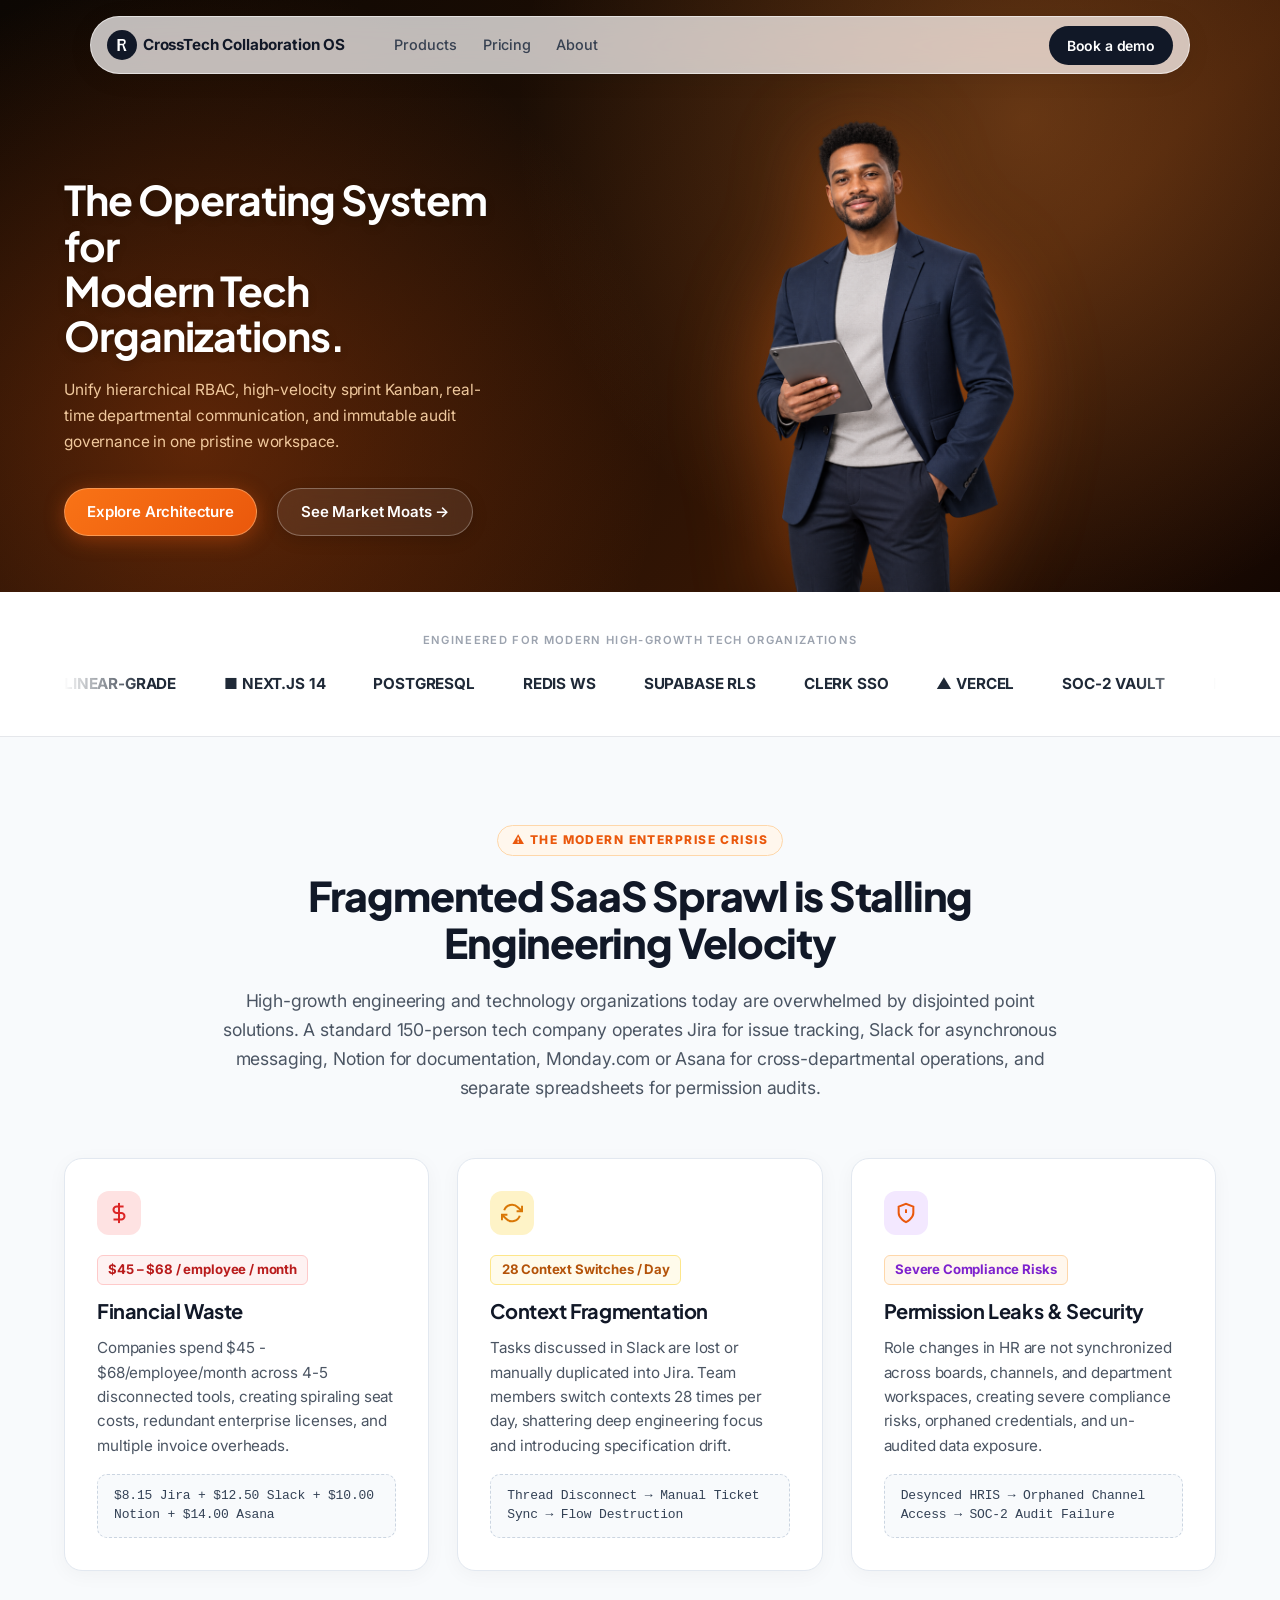
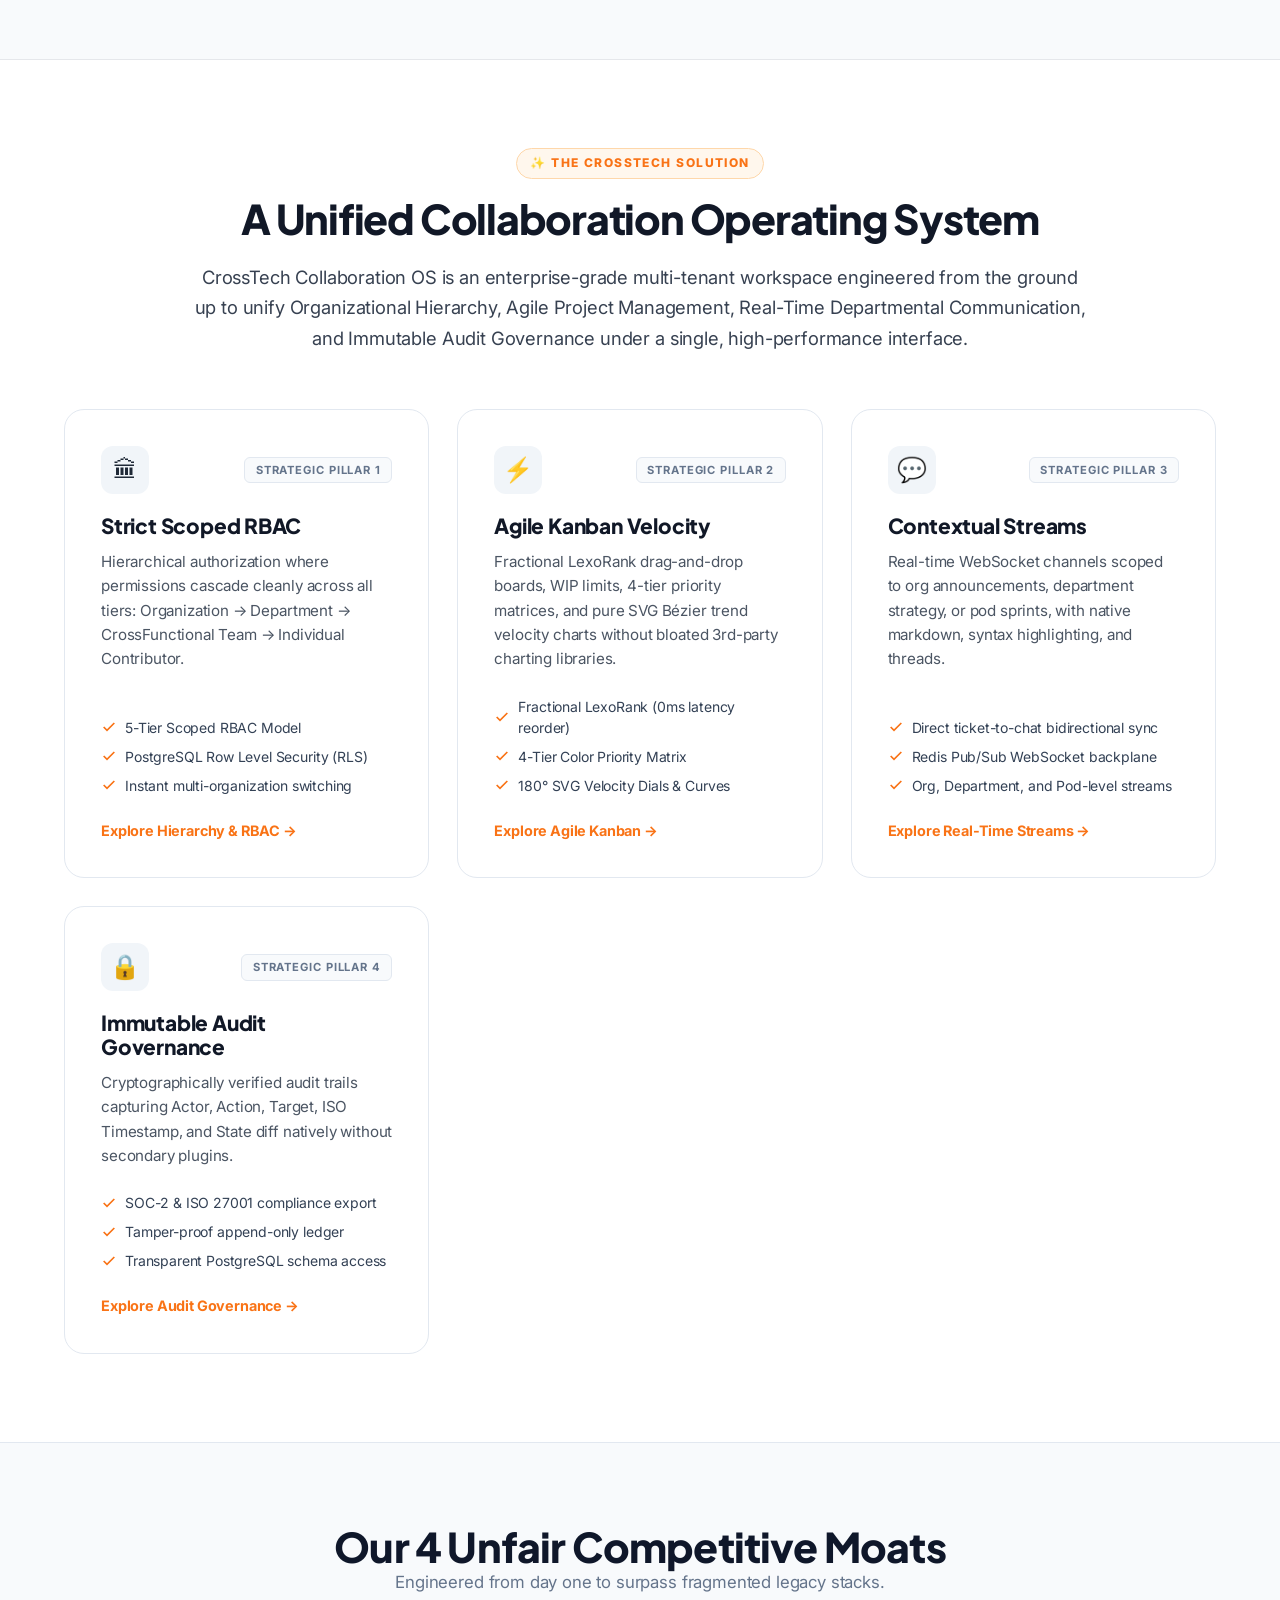
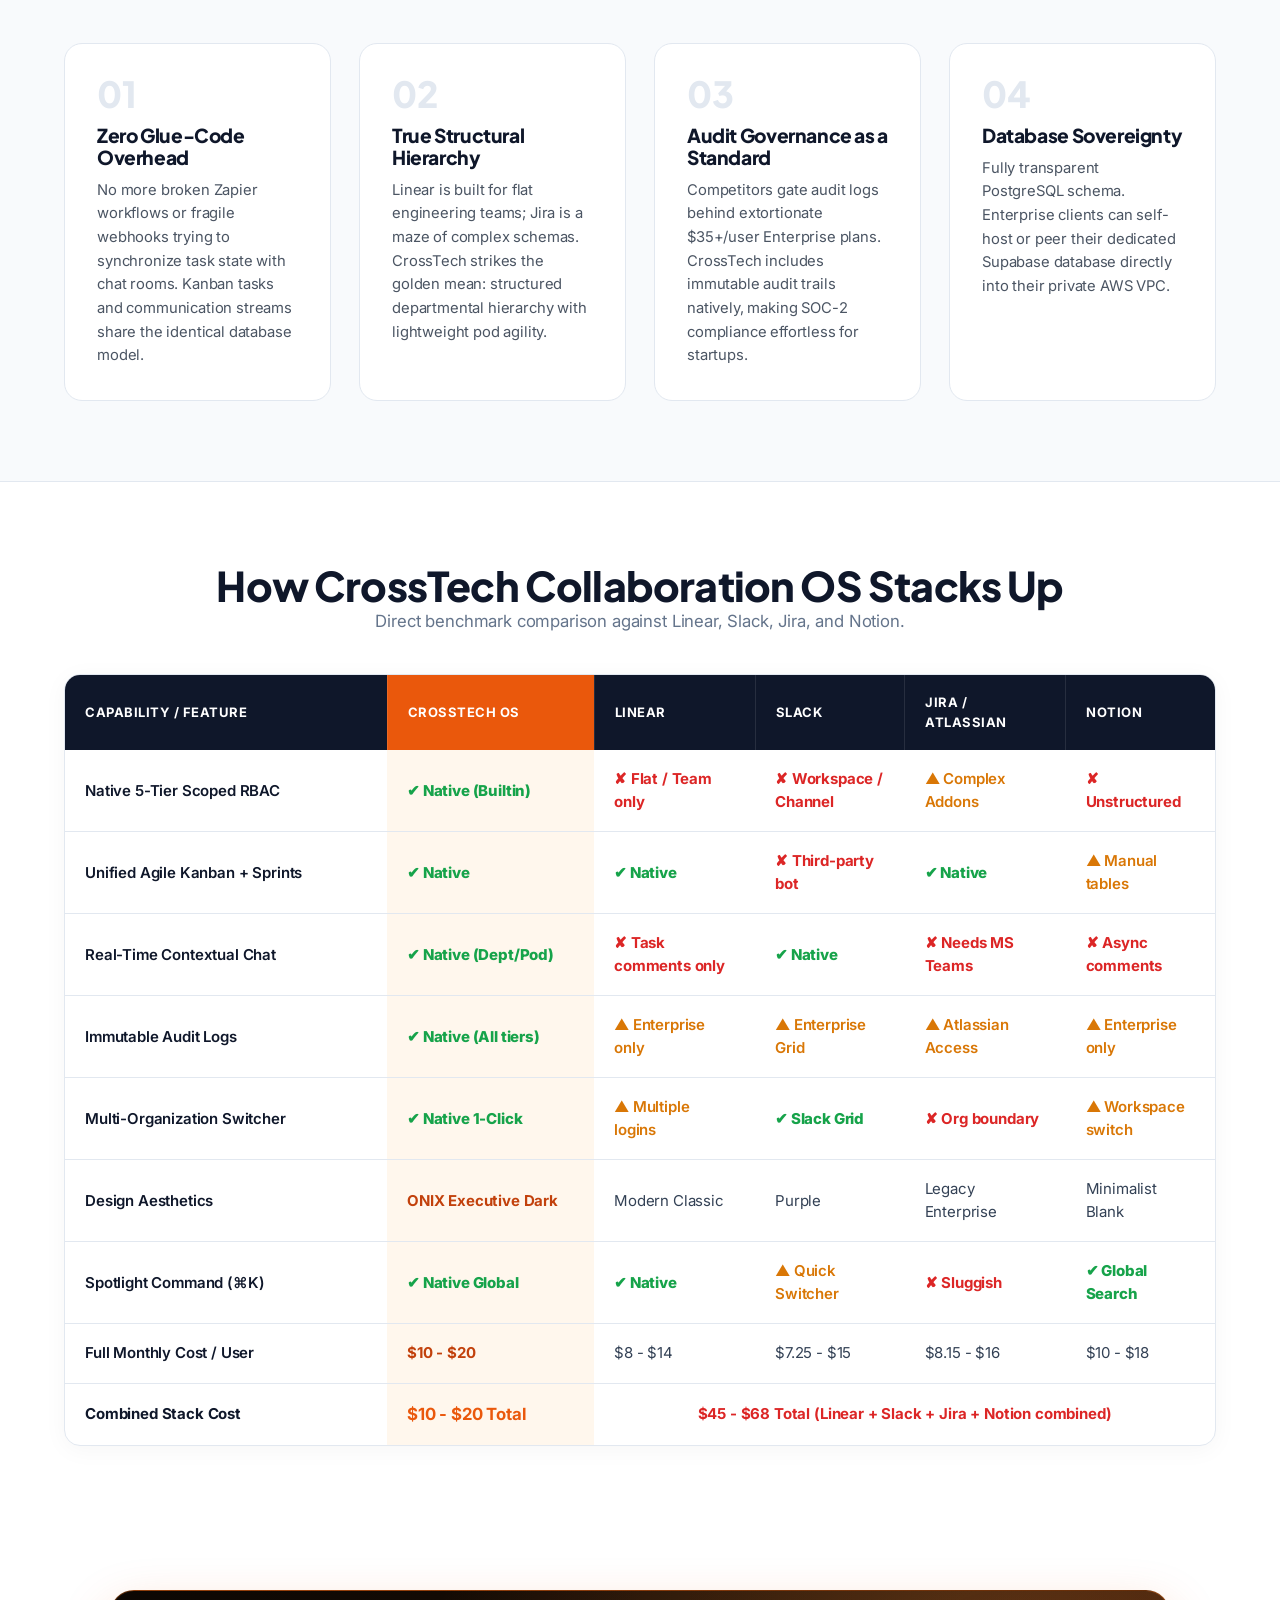
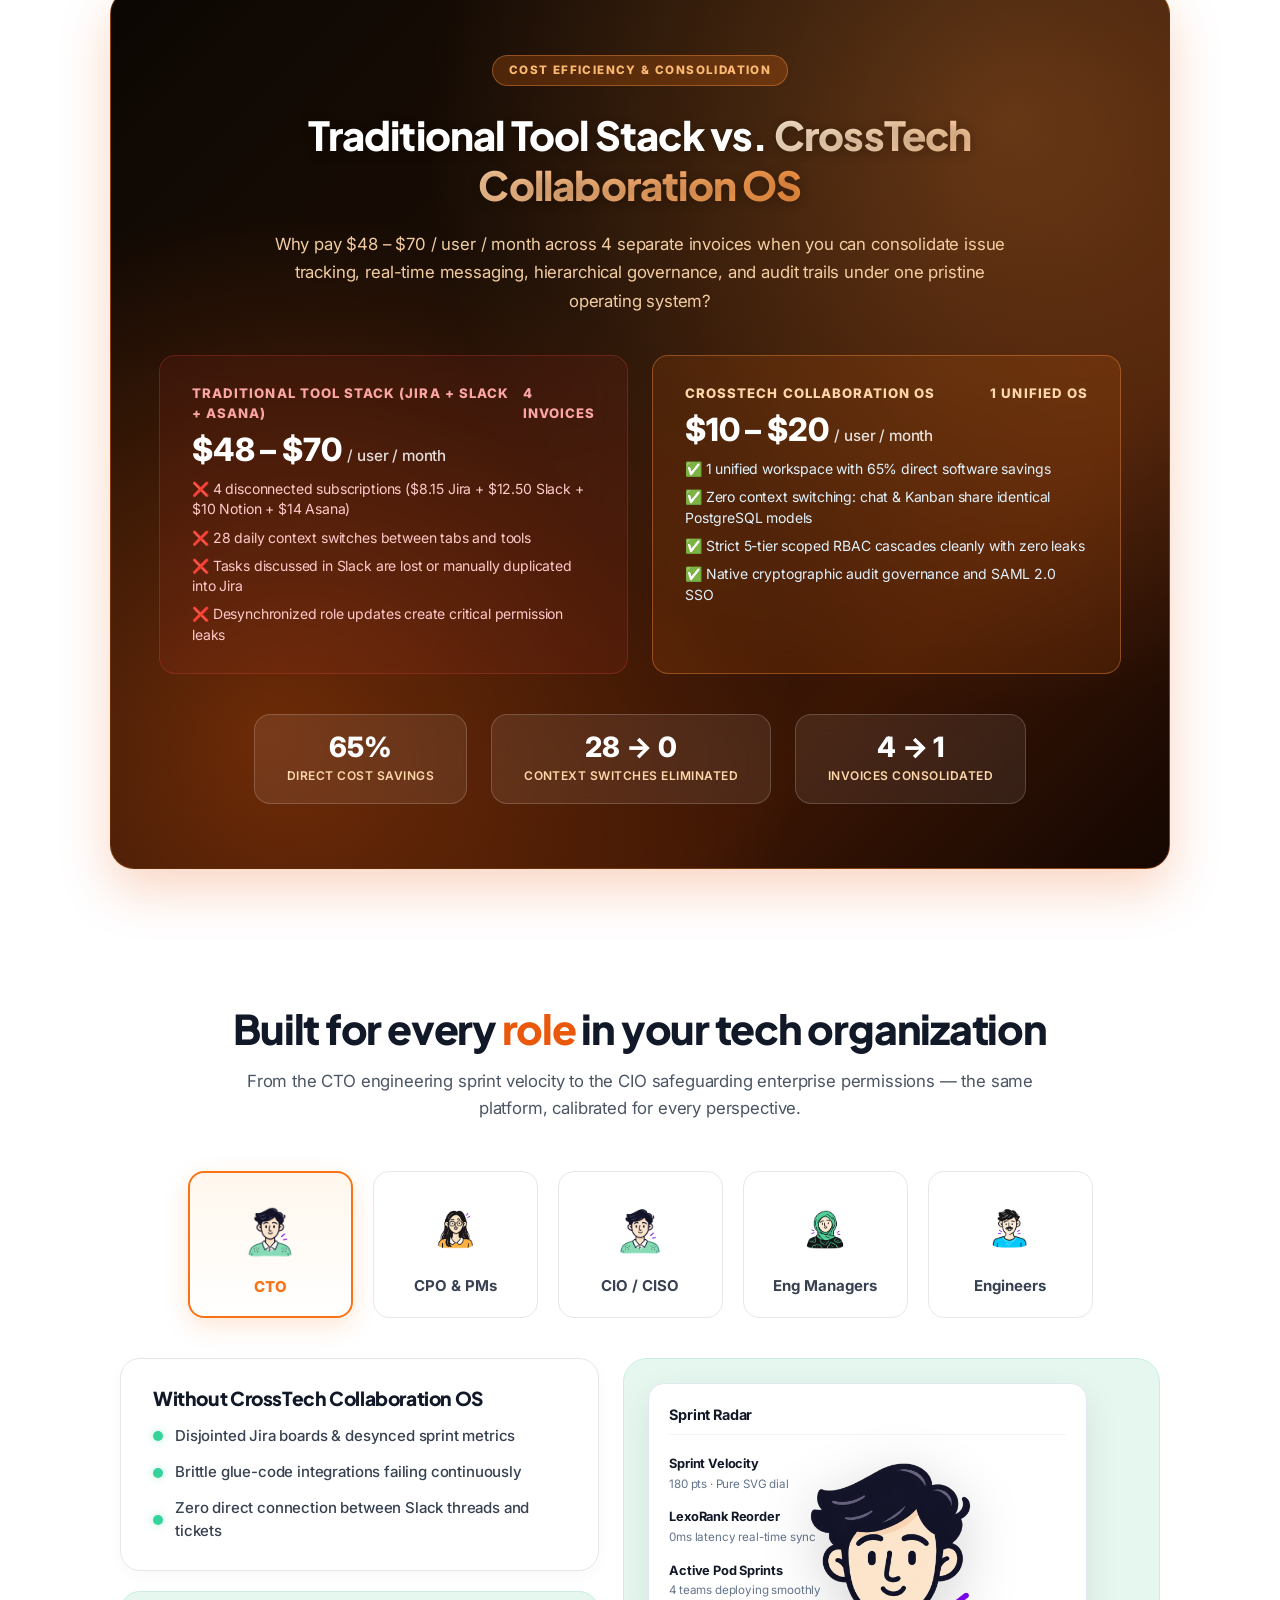
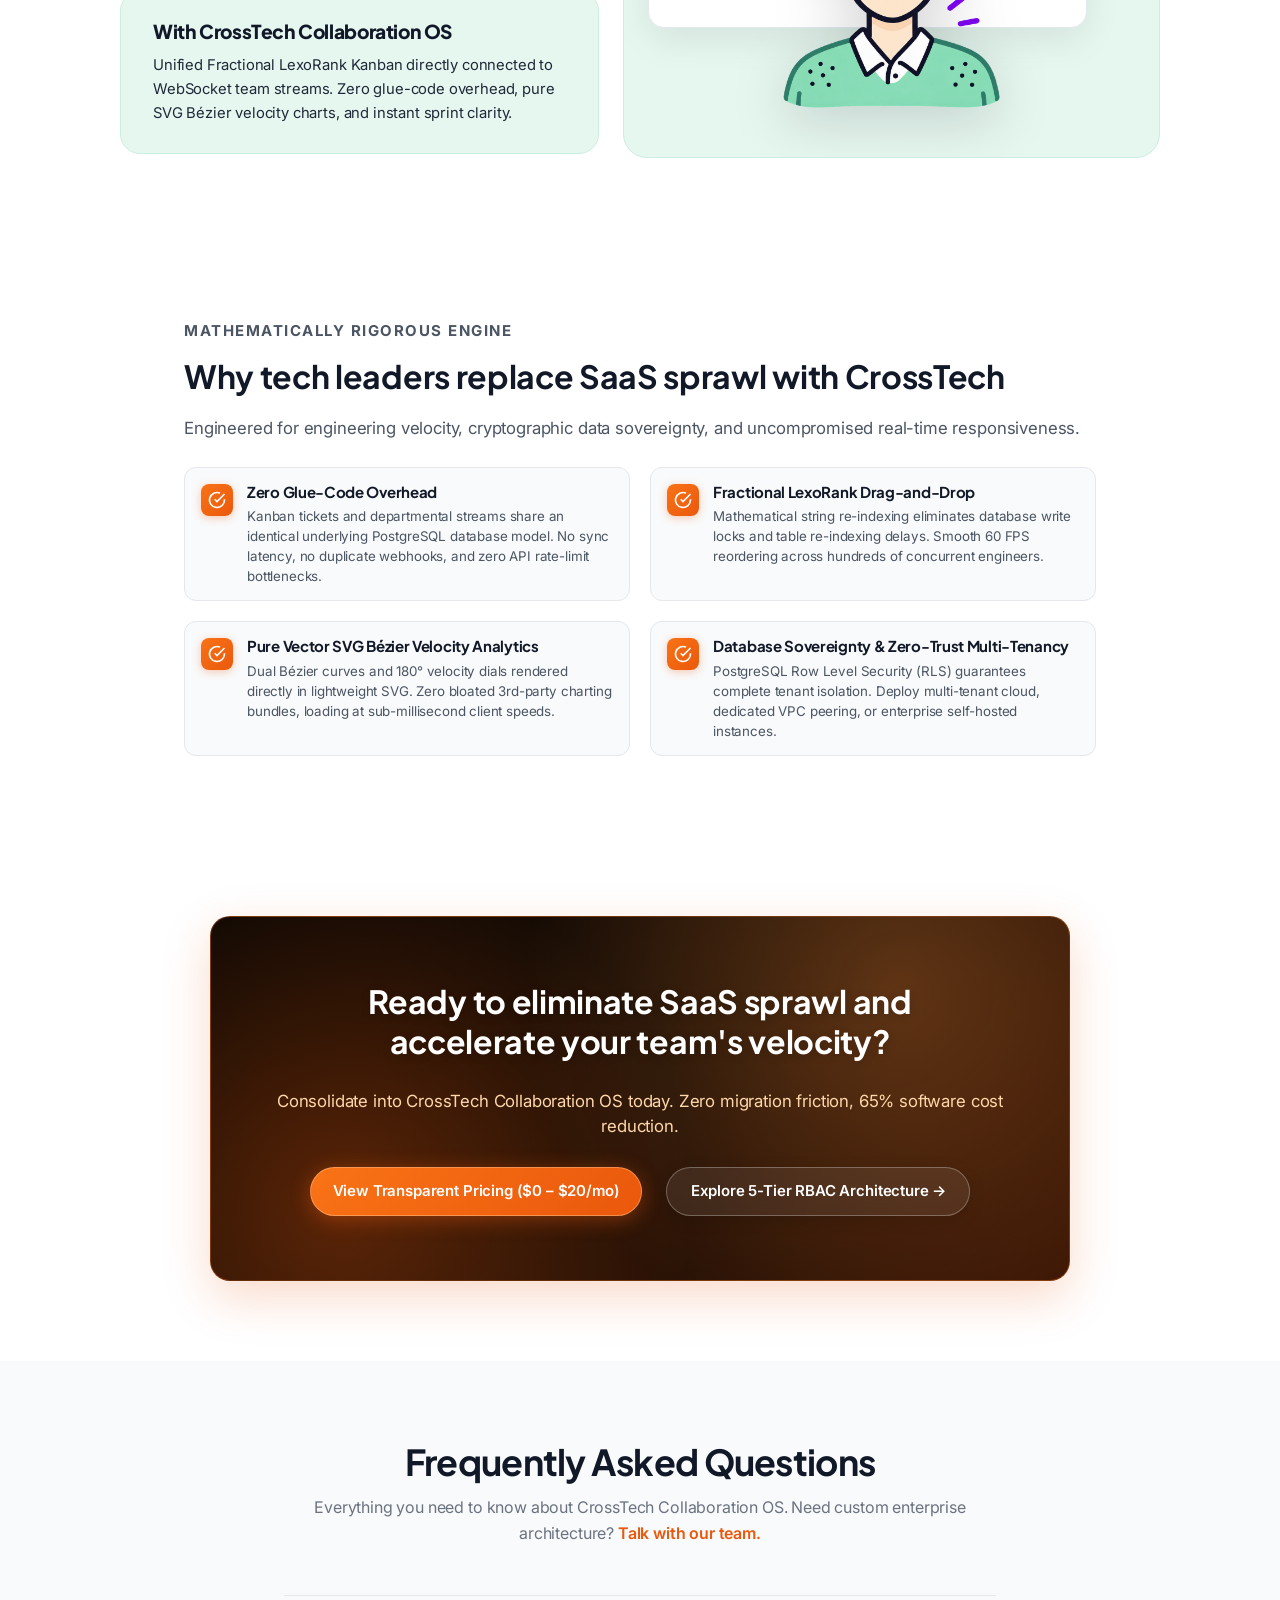
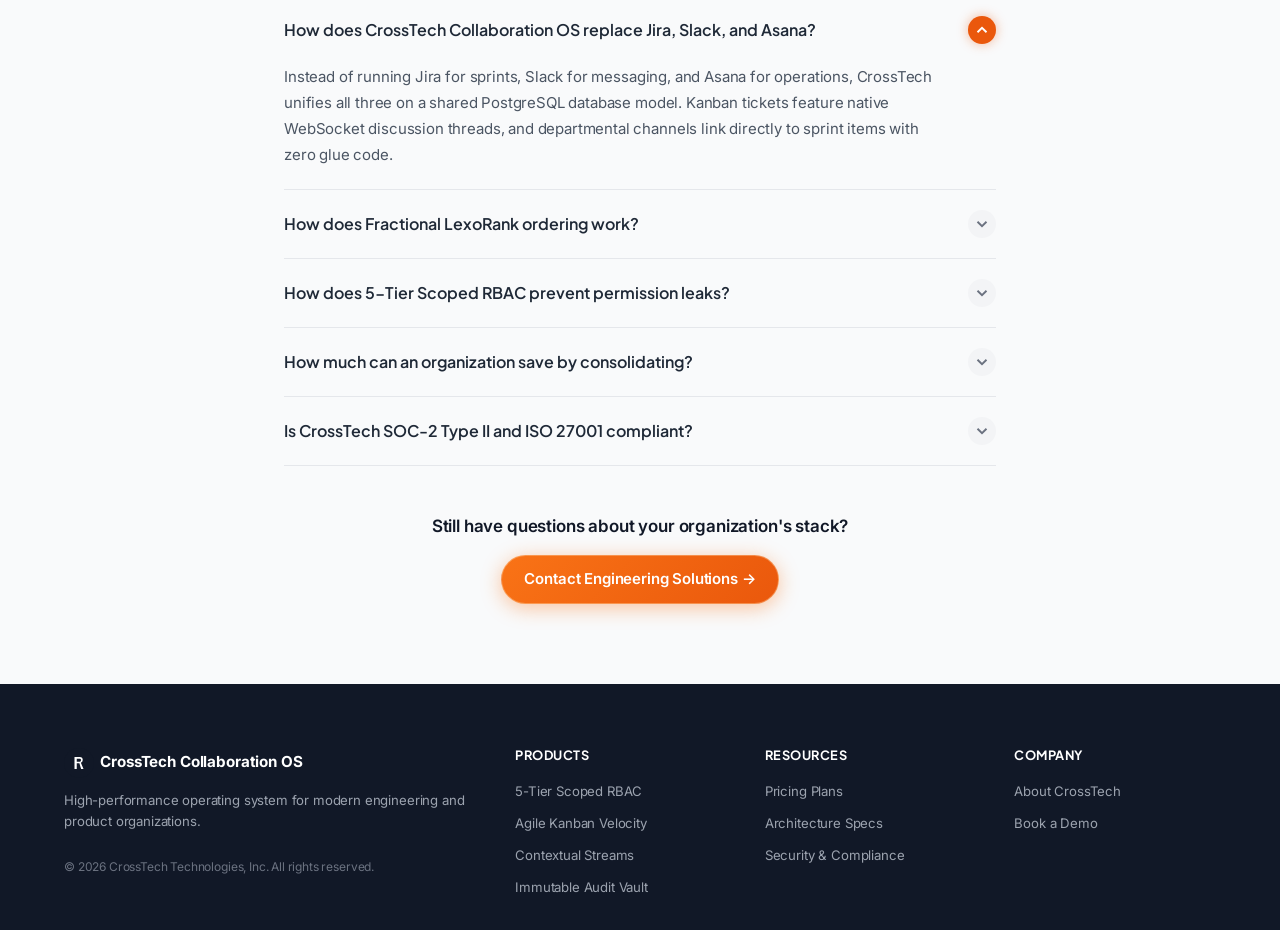
<file: index.html>
﻿<!DOCTYPE html>
<html lang="en">

<head>
  <meta charset="UTF-8" />
  <meta name="viewport" content="width=device-width, initial-scale=1.0" />
  <title>CrossTech Collaboration OS — The Modern Collaboration Operating System</title>
  <meta name="description" content="Enterprise-grade multi-tenant workspace engineered to unify Organizational Hierarchy, Agile Project Management, Real-Time Departmental Communication, and Immutable Audit Governance." />
  <link rel="preconnect" href="https://fonts.googleapis.com" />
  <link rel="preconnect" href="https://fonts.gstatic.com" crossorigin />
  <link
    href="https://fonts.googleapis.com/css2?family=Plus+Jakarta+Sans:ital,wght@0,300;0,400;0,500;0,600;0,700;0,800;1,400&family=Inter:wght@400;500;600;700&display=swap"
    rel="stylesheet" />
  <link rel="stylesheet" href="styles.css" />
</head>

<body>

      <!-- NAV -->
  <header class="nav-wrapper" id="navbar">
    <nav class="nav-inner container">
      <a href="index.html" class="nav-logo" aria-label="CrossTech Collaboration OS Home">
        <span class="logo-mark">
          <svg width="18" height="18" viewBox="0 0 24 24" fill="none" aria-hidden="true">
            <path
              d="M6 4h7a4 4 0 0 1 4 4 4 4 0 0 1-2.5 3.7L18 20h-3.2l-2.3-7.8H9V20H6V4zm3 2.4v3.8h4a1.6 1.6 0 0 0 1.6-1.9A1.6 1.6 0 0 0 13 6.4H9z"
              fill="white" />
          </svg>
        </span>
        <span class="logo-text">CrossTech Collaboration OS</span>
      </a>
      <ul class="nav-links" role="list">
        <li class="nav-item has-dropdown">
          <button class="nav-btn" aria-haspopup="true" aria-expanded="false">Products <span class="chevron">&#8964;</span></button>
          <div class="mega-menu mega-products" role="menu">
            <div class="mega-body" style="grid-template-columns: 1fr; max-width: 860px;">
              <div class="mega-left" style="padding: 1.5rem 1.5rem; border-right: none;">
                <p class="mega-section-label">STRATEGIC PILLARS</p>
                <div class="mega-cols" style="grid-template-columns: repeat(2, 1fr); gap: 0.75rem;">
                  <a href="product/hierarchy.html" class="mega-item" role="menuitem">
                    <span class="mega-ico" style="background:#fff7ed;color:#f97316">🏛</span>
                    <div><strong>Strict Scoped RBAC</strong>
                      <p>5-tier cascaded org hierarchy</p>
                    </div>
                  </a>
                  <a href="product/kanban.html" class="mega-item" role="menuitem">
                    <span class="mega-ico" style="background:#fff7ed;color:#ea580c">⚡</span>
                    <div><strong>Agile Kanban Velocity</strong>
                      <p>Fractional LexoRank &amp; WIP limits</p>
                    </div>
                  </a>
                  <a href="product/communication.html" class="mega-item" role="menuitem">
                    <span class="mega-ico" style="background:#fff7ed;color:#ea580c">💬</span>
                    <div><strong>Contextual Streams</strong>
                      <p>Real-time scoped WebSocket chat</p>
                    </div>
                  </a>
                  <a href="product/audit.html" class="mega-item" role="menuitem">
                    <span class="mega-ico" style="background:#fff7ed;color:#ea580c">🔒</span>
                    <div><strong>Immutable Audit Vault</strong>
                      <p>Cryptographic compliance logs</p>
                    </div>
                  </a>
                </div>
              </div>
            </div>
          </div>
        </li>
        <li class="nav-item"><a href="pricing.html" class="nav-link">Pricing</a></li>
        <li class="nav-item"><a href="about.html" class="nav-link">About</a></li>
      </ul>
      <div class="nav-actions">
        <a href="#demo" class="btn-nav-demo">Book a demo</a>
      </div>
      <button class="nav-mobile-toggle" aria-label="Open menu" aria-expanded="false">
        <span></span><span></span><span></span>
      </button>
    </nav>
  </header>

    <!-- HERO -->
  <section class="hero" id="hero">
    <div class="hero-inner container">
      <div class="hero-content">
        <h1 style="font-size:clamp(2rem, 3.2vw, 2.85rem); margin-top:0;">The Operating System for<br>Modern Tech Organizations.</h1>
        <p class="hero-sub" style="max-width:440px;">Unify hierarchical RBAC, high-velocity sprint Kanban, real-time departmental communication, and immutable audit governance in one pristine workspace.</p>
        <div class="hero-ctas" style="margin-top:1.5rem;">
          <a href="#crisis" class="btn btn-demo">Explore Architecture</a>
          <a href="#moats" class="btn-secondary-glass">See Market Moats →</a>
        </div>
      </div>
      <div class="hero-visual" aria-hidden="true">
        <img src="images/crosstechindex.png" alt="CrossTech Collaboration OS Workspace" class="hero-img" style="max-height:480px; object-fit:contain; filter:drop-shadow(0 20px 45px rgba(249, 115, 22, 0.4));" />
      </div>
    </div>
  </section>

  <!-- LOGO BAR -->
  <section class="logo-bar" aria-label="Engineered for high-growth tech teams">
    <div class="container">
      <p class="logo-bar-label">ENGINEERED FOR MODERN HIGH-GROWTH TECH ORGANIZATIONS</p>
      <div class="logo-track-wrap">
        <div class="logo-track">
          <span class="plogo">LINEAR-GRADE</span>
          <span class="plogo">&#9632; NEXT.JS 14</span>
          <span class="plogo">POSTGRESQL</span>
          <span class="plogo">REDIS WS</span>
          <span class="plogo">SUPABASE RLS</span>
          <span class="plogo">CLERK SSO</span>
          <span class="plogo">&#9650; VERCEL</span>
          <span class="plogo">SOC-2 VAULT</span>
          <!-- duplicate loop -->
          <span class="plogo">LINEAR-GRADE</span>
          <span class="plogo">&#9632; NEXT.JS 14</span>
          <span class="plogo">POSTGRESQL</span>
          <span class="plogo">REDIS WS</span>
          <span class="plogo">SUPABASE RLS</span>
          <span class="plogo">CLERK SSO</span>
          <span class="plogo">&#9650; VERCEL</span>
          <span class="plogo">SOC-2 VAULT</span>
        </div>
      </div>
    </div>
  </section>

  <!-- SECTION 1: THE MODERN ENTERPRISE CRISIS -->
  <section class="crisis-section section" id="crisis">
    <div class="container">
      <div class="crisis-header">
        <span class="crisis-badge">⚠️ The Modern Enterprise Crisis</span>
        <h2>Fragmented SaaS Sprawl is Stalling Engineering Velocity</h2>
        <p>High-growth engineering and technology organizations today are overwhelmed by disjointed point solutions. A standard 150-person tech company operates Jira for issue tracking, Slack for asynchronous messaging, Notion for documentation, Monday.com or Asana for cross-departmental operations, and separate spreadsheets for permission audits.</p>
      </div>

      <div class="chaos-cards-grid">
        <!-- Card 1 -->
        <article class="chaos-card financial">
          <div class="chaos-card-icon">
            <svg width="22" height="22" viewBox="0 0 24 24" fill="none" stroke="currentColor" stroke-width="2.2"><line x1="12" y1="1" x2="12" y2="23"/><path d="M17 5H9.5a3.5 3.5 0 0 0 0 7h5a3.5 3.5 0 0 1 0 7H6"/></svg>
          </div>
          <span class="chaos-card-stat">$45 – $68 / employee / month</span>
          <h3>Financial Waste</h3>
          <p>Companies spend $45 - $68/employee/month across 4-5 disconnected tools, creating spiraling seat costs, redundant enterprise licenses, and multiple invoice overheads.</p>
          <div class="chaos-formula">
            $8.15 Jira + $12.50 Slack + $10.00 Notion + $14.00 Asana
          </div>
        </article>

        <!-- Card 2 -->
        <article class="chaos-card fragmentation">
          <div class="chaos-card-icon">
            <svg width="22" height="22" viewBox="0 0 24 24" fill="none" stroke="currentColor" stroke-width="2.2"><polyline points="23 4 23 10 17 10"/><polyline points="1 20 1 14 7 14"/><path d="M3.51 9a9 9 0 0 1 14.85-3.36L23 10M1 14l4.64 4.36A9 9 0 0 0 20.49 15"/></svg>
          </div>
          <span class="chaos-card-stat">28 Context Switches / Day</span>
          <h3>Context Fragmentation</h3>
          <p>Tasks discussed in Slack are lost or manually duplicated into Jira. Team members switch contexts 28 times per day, shattering deep engineering focus and introducing specification drift.</p>
          <div class="chaos-formula">
            Thread Disconnect → Manual Ticket Sync → Flow Destruction
          </div>
        </article>

        <!-- Card 3 -->
        <article class="chaos-card security">
          <div class="chaos-card-icon">
            <svg width="22" height="22" viewBox="0 0 24 24" fill="none" stroke="currentColor" stroke-width="2.2"><path d="M12 22s8-4 8-10V5l-8-3-8 3v7c0 6 8 10 8 10z"/><line x1="12" y1="8" x2="12" y2="12"/><line x1="12" y1="16" x2="12.01" y2="16"/></svg>
          </div>
          <span class="chaos-card-stat">Severe Compliance Risks</span>
          <h3>Permission Leaks &amp; Security</h3>
          <p>Role changes in HR are not synchronized across boards, channels, and department workspaces, creating severe compliance risks, orphaned credentials, and un-audited data exposure.</p>
          <div class="chaos-formula">
            Desynced HRIS → Orphaned Channel Access → SOC-2 Audit Failure
          </div>
        </article>
      </div>
    </div>
  </section>

  <!-- SECTION 2: THE CROSSTECH SOLUTION & STRATEGIC PILLARS -->
  <section class="solution-section section" id="solution">
    <div class="container">
      <div class="solution-header">
        <span class="solution-badge">✨ The CrossTech Solution</span>
        <h2>A Unified Collaboration Operating System</h2>
        <p class="lead">CrossTech Collaboration OS is an enterprise-grade multi-tenant workspace engineered from the ground up to unify Organizational Hierarchy, Agile Project Management, Real-Time Departmental Communication, and Immutable Audit Governance under a single, high-performance interface.</p>
      </div>

      <div class="pillars-grid">
        <!-- Pillar 1 -->
        <article class="pillar-card">
          <div class="pillar-header-row">
            <div class="pillar-icon-box">🏛</div>
            <span class="pillar-tag">STRATEGIC PILLAR 1</span>
          </div>
          <h3>Strict Scoped RBAC</h3>
          <p>Hierarchical authorization where permissions cascade cleanly across all tiers: Organization → Department → CrossFunctional Team → Individual Contributor.</p>
          <ul class="pillar-feature-list">
            <li><svg width="16" height="16" viewBox="0 0 24 24" fill="none" stroke="currentColor" stroke-width="2.5"><polyline points="20 6 9 17 4 12"/></svg> 5-Tier Scoped RBAC Model</li>
            <li><svg width="16" height="16" viewBox="0 0 24 24" fill="none" stroke="currentColor" stroke-width="2.5"><polyline points="20 6 9 17 4 12"/></svg> PostgreSQL Row Level Security (RLS)</li>
            <li><svg width="16" height="16" viewBox="0 0 24 24" fill="none" stroke="currentColor" stroke-width="2.5"><polyline points="20 6 9 17 4 12"/></svg> Instant multi-organization switching</li>
          </ul>
          <a href="product/hierarchy.html" class="pillar-link">Explore Hierarchy &amp; RBAC →</a>
        </article>

        <!-- Pillar 2 -->
        <article class="pillar-card">
          <div class="pillar-header-row">
            <div class="pillar-icon-box">⚡</div>
            <span class="pillar-tag">STRATEGIC PILLAR 2</span>
          </div>
          <h3>Agile Kanban Velocity</h3>
          <p>Fractional LexoRank drag-and-drop boards, WIP limits, 4-tier priority matrices, and pure SVG Bézier trend velocity charts without bloated 3rd-party charting libraries.</p>
          <ul class="pillar-feature-list">
            <li><svg width="16" height="16" viewBox="0 0 24 24" fill="none" stroke="currentColor" stroke-width="2.5"><polyline points="20 6 9 17 4 12"/></svg> Fractional LexoRank (0ms latency reorder)</li>
            <li><svg width="16" height="16" viewBox="0 0 24 24" fill="none" stroke="currentColor" stroke-width="2.5"><polyline points="20 6 9 17 4 12"/></svg> 4-Tier Color Priority Matrix</li>
            <li><svg width="16" height="16" viewBox="0 0 24 24" fill="none" stroke="currentColor" stroke-width="2.5"><polyline points="20 6 9 17 4 12"/></svg> 180° SVG Velocity Dials &amp; Curves</li>
          </ul>
          <a href="product/kanban.html" class="pillar-link">Explore Agile Kanban →</a>
        </article>

        <!-- Pillar 3 -->
        <article class="pillar-card">
          <div class="pillar-header-row">
            <div class="pillar-icon-box">💬</div>
            <span class="pillar-tag">STRATEGIC PILLAR 3</span>
          </div>
          <h3>Contextual Streams</h3>
          <p>Real-time WebSocket channels scoped to org announcements, department strategy, or pod sprints, with native markdown, syntax highlighting, and threads.</p>
          <ul class="pillar-feature-list">
            <li><svg width="16" height="16" viewBox="0 0 24 24" fill="none" stroke="currentColor" stroke-width="2.5"><polyline points="20 6 9 17 4 12"/></svg> Direct ticket-to-chat bidirectional sync</li>
            <li><svg width="16" height="16" viewBox="0 0 24 24" fill="none" stroke="currentColor" stroke-width="2.5"><polyline points="20 6 9 17 4 12"/></svg> Redis Pub/Sub WebSocket backplane</li>
            <li><svg width="16" height="16" viewBox="0 0 24 24" fill="none" stroke="currentColor" stroke-width="2.5"><polyline points="20 6 9 17 4 12"/></svg> Org, Department, and Pod-level streams</li>
          </ul>
          <a href="product/communication.html" class="pillar-link">Explore Real-Time Streams →</a>
        </article>

        <!-- Pillar 4 -->
        <article class="pillar-card">
          <div class="pillar-header-row">
            <div class="pillar-icon-box">🔒</div>
            <span class="pillar-tag">STRATEGIC PILLAR 4</span>
          </div>
          <h3>Immutable Audit Governance</h3>
          <p>Cryptographically verified audit trails capturing Actor, Action, Target, ISO Timestamp, and State diff natively without secondary plugins.</p>
          <ul class="pillar-feature-list">
            <li><svg width="16" height="16" viewBox="0 0 24 24" fill="none" stroke="currentColor" stroke-width="2.5"><polyline points="20 6 9 17 4 12"/></svg> SOC-2 &amp; ISO 27001 compliance export</li>
            <li><svg width="16" height="16" viewBox="0 0 24 24" fill="none" stroke="currentColor" stroke-width="2.5"><polyline points="20 6 9 17 4 12"/></svg> Tamper-proof append-only ledger</li>
            <li><svg width="16" height="16" viewBox="0 0 24 24" fill="none" stroke="currentColor" stroke-width="2.5"><polyline points="20 6 9 17 4 12"/></svg> Transparent PostgreSQL schema access</li>
          </ul>
          <a href="product/audit.html" class="pillar-link">Explore Audit Governance →</a>
        </article>
      </div>
    </div>
  </section>

  <!-- SECTION 3: 4 UNFAIR COMPETITIVE MOATS -->
  <section class="section" id="moats" style="background:#f8fafc; padding: 5rem 0; border-top:1px solid #e2e8f0; border-bottom:1px solid #e2e8f0;">
    <div class="container">
      <div style="text-align:center; max-width:820px; margin:0 auto 3rem;">
        <h2 style="font-size: clamp(2rem, 3.2vw, 2.75rem); font-weight:800; color:#0f172a; margin-top:0;">Our 4 Unfair Competitive Moats</h2>
        <p style="color:#64748b; font-size:1.05rem;">Engineered from day one to surpass fragmented legacy stacks.</p>
      </div>

      <div class="moats-grid">
        <div class="moat-card">
          <div class="moat-number">01</div>
          <h3>Zero Glue-Code Overhead</h3>
          <p>No more broken Zapier workflows or fragile webhooks trying to synchronize task state with chat rooms. Kanban tasks and communication streams share the identical database model.</p>
        </div>

        <div class="moat-card">
          <div class="moat-number">02</div>
          <h3>True Structural Hierarchy</h3>
          <p>Linear is built for flat engineering teams; Jira is a maze of complex schemas. CrossTech strikes the golden mean: structured departmental hierarchy with lightweight pod agility.</p>
        </div>

        <div class="moat-card">
          <div class="moat-number">03</div>
          <h3>Audit Governance as a Standard</h3>
          <p>Competitors gate audit logs behind extortionate $35+/user Enterprise plans. CrossTech includes immutable audit trails natively, making SOC-2 compliance effortless for startups.</p>
        </div>

        <div class="moat-card">
          <div class="moat-number">04</div>
          <h3>Database Sovereignty</h3>
          <p>Fully transparent PostgreSQL schema. Enterprise clients can self-host or peer their dedicated Supabase database directly into their private AWS VPC.</p>
        </div>
      </div>
    </div>
  </section>

  <!-- SECTION 4: COMPETITIVE FEATURE COMPARISON MATRIX -->
  <section class="section" id="comparison-matrix" style="padding: 5rem 0;">
    <div class="container">
      <div style="text-align:center; max-width:860px; margin:0 auto 2.5rem;">
        <h2 style="font-size: clamp(2rem, 3.2vw, 2.75rem); font-weight:800; color:#0f172a; margin-top:0;">How CrossTech Collaboration OS Stacks Up</h2>
        <p style="color:#64748b; font-size:1.05rem;">Direct benchmark comparison against Linear, Slack, Jira, and Notion.</p>
      </div>

      <div class="comp-table-wrap">
        <table class="comp-table">
          <thead>
            <tr>
              <th style="width: 28%;">CAPABILITY / FEATURE</th>
              <th style="width: 18%;" class="highlight-col">CROSSTECH OS</th>
              <th style="width: 14%;">LINEAR</th>
              <th style="width: 13%;">SLACK</th>
              <th style="width: 14%;">JIRA / ATLASSIAN</th>
              <th style="width: 13%;">NOTION</th>
            </tr>
          </thead>
          <tbody>
            <tr>
              <td class="feat-name">Native 5-Tier Scoped RBAC</td>
              <td class="highlight-col"><span class="comp-badge-check">✔ Native (Builtin)</span></td>
              <td><span class="comp-badge-cross">✘ Flat / Team only</span></td>
              <td><span class="comp-badge-cross">✘ Workspace / Channel</span></td>
              <td><span class="comp-badge-partial">▲ Complex Addons</span></td>
              <td><span class="comp-badge-cross">✘ Unstructured</span></td>
            </tr>
            <tr>
              <td class="feat-name">Unified Agile Kanban + Sprints</td>
              <td class="highlight-col"><span class="comp-badge-check">✔ Native</span></td>
              <td><span class="comp-badge-check">✔ Native</span></td>
              <td><span class="comp-badge-cross">✘ Third-party bot</span></td>
              <td><span class="comp-badge-check">✔ Native</span></td>
              <td><span class="comp-badge-partial">▲ Manual tables</span></td>
            </tr>
            <tr>
              <td class="feat-name">Real-Time Contextual Chat</td>
              <td class="highlight-col"><span class="comp-badge-check">✔ Native (Dept/Pod)</span></td>
              <td><span class="comp-badge-cross">✘ Task comments only</span></td>
              <td><span class="comp-badge-check">✔ Native</span></td>
              <td><span class="comp-badge-cross">✘ Needs MS Teams</span></td>
              <td><span class="comp-badge-cross">✘ Async comments</span></td>
            </tr>
            <tr>
              <td class="feat-name">Immutable Audit Logs</td>
              <td class="highlight-col"><span class="comp-badge-check">✔ Native (All tiers)</span></td>
              <td><span class="comp-badge-partial">▲ Enterprise only</span></td>
              <td><span class="comp-badge-partial">▲ Enterprise Grid</span></td>
              <td><span class="comp-badge-partial">▲ Atlassian Access</span></td>
              <td><span class="comp-badge-partial">▲ Enterprise only</span></td>
            </tr>
            <tr>
              <td class="feat-name">Multi-Organization Switcher</td>
              <td class="highlight-col"><span class="comp-badge-check">✔ Native 1-Click</span></td>
              <td><span class="comp-badge-partial">▲ Multiple logins</span></td>
              <td><span class="comp-badge-check">✔ Slack Grid</span></td>
              <td><span class="comp-badge-cross">✘ Org boundary</span></td>
              <td><span class="comp-badge-partial">▲ Workspace switch</span></td>
            </tr>
            <tr>
              <td class="feat-name">Design Aesthetics</td>
              <td class="highlight-col"><strong>ONIX Executive Dark</strong></td>
              <td>Modern Classic</td>
              <td>Purple</td>
              <td>Legacy Enterprise</td>
              <td>Minimalist Blank</td>
            </tr>
            <tr>
              <td class="feat-name">Spotlight Command (⌘K)</td>
              <td class="highlight-col"><span class="comp-badge-check">✔ Native Global</span></td>
              <td><span class="comp-badge-check">✔ Native</span></td>
              <td><span class="comp-badge-partial">▲ Quick Switcher</span></td>
              <td><span class="comp-badge-cross">✘ Sluggish</span></td>
              <td><span class="comp-badge-check">✔ Global Search</span></td>
            </tr>
            <tr>
              <td class="feat-name">Full Monthly Cost / User</td>
              <td class="highlight-col"><strong>$10 - $20</strong></td>
              <td>$8 - $14</td>
              <td>$7.25 - $15</td>
              <td>$8.15 - $16</td>
              <td>$10 - $18</td>
            </tr>
            <tr>
              <td class="feat-name"><strong>Combined Stack Cost</strong></td>
              <td class="highlight-col"><strong style="color:#ea580c; font-size:1.05rem;">$10 - $20 Total</strong></td>
              <td colspan="4" style="text-align:center; font-weight:700; color:#dc2626;">
                $45 - $68 Total (Linear + Slack + Jira + Notion combined)
              </td>
            </tr>
          </tbody>
        </table>
      </div>
    </div>
  </section>

  <!-- SECTION 5: COST EFFICIENCY BANNER -->
  <section class="hr-timeback-section section" id="comparison">
    <div class="container">
      <div class="hr-timeback-card">
        <div class="hr-timeback-badge">COST EFFICIENCY &amp; CONSOLIDATION</div>
        <h2>Traditional Tool Stack vs. <span>CrossTech Collaboration OS</span></h2>
        <p>Why pay $48 – $70 / user / month across 4 separate invoices when you can consolidate issue tracking, real-time messaging, hierarchical governance, and audit trails under one pristine operating system?</p>
        
        <div class="comparison-grid-2col">
          <!-- Traditional Stack -->
          <div class="comp-box traditional">
            <div class="comp-title">
              <span>Traditional Tool Stack (Jira + Slack + Asana)</span>
              <span>4 INVOICES</span>
            </div>
            <div class="comp-price">$48 – $70 <span>/ user / month</span></div>
            <ul class="comp-bullets">
              <li>❌ 4 disconnected subscriptions ($8.15 Jira + $12.50 Slack + $10 Notion + $14 Asana)</li>
              <li>❌ 28 daily context switches between tabs and tools</li>
              <li>❌ Tasks discussed in Slack are lost or manually duplicated into Jira</li>
              <li>❌ Desynchronized role updates create critical permission leaks</li>
            </ul>
          </div>

          <!-- CrossTech Solution -->
          <div class="comp-box crosstech">
            <div class="comp-title">
              <span>CrossTech Collaboration OS</span>
              <span>1 UNIFIED OS</span>
            </div>
            <div class="comp-price">$10 – $20 <span>/ user / month</span></div>
            <ul class="comp-bullets">
              <li>✅ 1 unified workspace with 65% direct software savings</li>
              <li>✅ Zero context switching: chat &amp; Kanban share identical PostgreSQL models</li>
              <li>✅ Strict 5-tier scoped RBAC cascades cleanly with zero leaks</li>
              <li>✅ Native cryptographic audit governance and SAML 2.0 SSO</li>
            </ul>
          </div>
        </div>

        <div class="hr-timeback-stats" style="margin-top:2.5rem;">
          <div class="hr-stat-pill">
            <strong>65%</strong>
            <span>Direct Cost Savings</span>
          </div>
          <div class="hr-stat-pill">
            <strong>28 → 0</strong>
            <span>Context Switches Eliminated</span>
          </div>
          <div class="hr-stat-pill">
            <strong>4 → 1</strong>
            <span>Invoices Consolidated</span>
          </div>
        </div>
      </div>
    </div>
  </section>

  <!-- SECTION 6: BUILT FOR EVERY ROLE IN YOUR ORGANIZATION -->
  <section class="roles-section section" id="roles">
    <div class="container roles-inner">
      <div class="roles-header">
        <h2>Built for every <span class="purple-highlight">role</span> in your tech organization</h2>
        <p class="roles-sub">From the CTO engineering sprint velocity to the CIO safeguarding enterprise permissions — the same platform, calibrated for every perspective.</p>
      </div>

      <div class="role-tabs-grid" role="tablist" aria-label="Company Roles">
        <button class="role-tab active" data-role="cto" role="tab" aria-selected="true" onclick="switchRoleTab('cto')">
          <div class="role-avatar-card">
            <div class="role-avatar-img cio-avatar">
              <img src="images/CIO.png" alt="CTO" class="role-icon-img" />
            </div>
            <span class="role-label">CTO</span>
          </div>
        </button>

        <button class="role-tab" data-role="cpo" role="tab" aria-selected="false" onclick="switchRoleTab('cpo')">
          <div class="role-avatar-card">
            <div class="role-avatar-img chro-avatar">
              <img src="images/CIRO.png" alt="CPO" class="role-icon-img" />
            </div>
            <span class="role-label">CPO &amp; PMs</span>
          </div>
        </button>

        <button class="role-tab" data-role="cio" role="tab" aria-selected="false" onclick="switchRoleTab('cio')">
          <div class="role-avatar-card">
            <div class="role-avatar-img payroll-avatar">
              <img src="images/CIO.png" alt="CIO" class="role-icon-img" />
            </div>
            <span class="role-label">CIO / CISO</span>
          </div>
        </button>

        <button class="role-tab" data-role="managers" role="tab" aria-selected="false" onclick="switchRoleTab('managers')">
          <div class="role-avatar-card">
            <div class="role-avatar-img managers-avatar">
              <img src="images/Manager.png" alt="Managers" class="role-icon-img" />
            </div>
            <span class="role-label">Eng Managers</span>
          </div>
        </button>

        <button class="role-tab" data-role="engineers" role="tab" aria-selected="false" onclick="switchRoleTab('engineers')">
          <div class="role-avatar-card">
            <div class="role-avatar-img employees-avatar">
              <img src="images/Employee.png" alt="Engineers" class="role-icon-img" />
            </div>
            <span class="role-label">Engineers</span>
          </div>
        </button>
      </div>

      <!-- Dynamic Content Box for Selected Role -->
      <div class="role-details-panel" id="roleDetailsPanel">
        <div class="role-grid-container">
          <!-- Left Column -->
          <div class="role-left-col">
            <div class="role-without-card">
              <h3>Without CrossTech Collaboration OS</h3>
              <ul class="role-without-list">
                <li><span class="role-green-dot"></span> Disjointed Jira boards &amp; desynced sprint metrics</li>
                <li><span class="role-green-dot"></span> Brittle glue-code integrations failing continuously</li>
                <li><span class="role-green-dot"></span> Zero direct connection between Slack threads and tickets</li>
              </ul>
            </div>
            <div class="role-with-card">
              <h3>With CrossTech Collaboration OS</h3>
              <p>Unified Fractional LexoRank Kanban directly connected to WebSocket team streams. Zero glue-code overhead, pure SVG Bézier velocity charts, and instant sprint clarity.</p>
            </div>
          </div>

          <!-- Right Column -->
          <div class="role-visual-card">
            <div class="role-bg-mockup">
              <div class="role-mockup-header">
                <strong>Sprint Radar</strong>
              </div>
              <div class="role-mockup-item">
                <strong>Sprint Velocity</strong>
                <span>180 pts · Pure SVG dial</span>
              </div>
              <div class="role-mockup-item">
                <strong>LexoRank Reorder</strong>
                <span>0ms latency real-time sync</span>
              </div>
              <div class="role-mockup-item">
                <strong>Active Pod Sprints</strong>
                <span>4 teams deploying smoothly</span>
              </div>
            </div>
            <img src="images/CIO.png" alt="Chief Technology Officer" class="role-person-img" />
          </div>
        </div>
      </div>
    </div>
  </section>

  <!-- SECTION 7: CORE ARCHITECTURAL CAPABILITIES -->
  <section class="infra-section section" id="infrastructure">
    <div class="container infra-inner">
      <div class="infra-content">
        <p class="section-label-purple">MATHEMATICALLY RIGOROUS ENGINE</p>
        <h2>Why tech leaders replace SaaS sprawl with CrossTech</h2>
        <p class="infra-lead">Engineered for engineering velocity, cryptographic data sovereignty, and uncompromised real-time responsiveness.</p>

        <div class="infra-features-list">
          <div class="infra-feature-item">
            <div class="infra-feat-icon">
              <svg width="18" height="18" viewBox="0 0 24 24" fill="none" stroke="currentColor" stroke-width="2.2"><path d="M22 11.08V12a10 10 0 1 1-5.93-9.14"/><polyline points="22 4 12 14.01 9 11.01"/></svg>
            </div>
            <div>
              <h3>Zero Glue-Code Overhead</h3>
              <p>Kanban tickets and departmental streams share an identical underlying PostgreSQL database model. No sync latency, no duplicate webhooks, and zero API rate-limit bottlenecks.</p>
            </div>
          </div>

          <div class="infra-feature-item">
            <div class="infra-feat-icon">
              <svg width="18" height="18" viewBox="0 0 24 24" fill="none" stroke="currentColor" stroke-width="2.2"><path d="M22 11.08V12a10 10 0 1 1-5.93-9.14"/><polyline points="22 4 12 14.01 9 11.01"/></svg>
            </div>
            <div>
              <h3>Fractional LexoRank Drag-and-Drop</h3>
              <p>Mathematical string re-indexing eliminates database write locks and table re-indexing delays. Smooth 60 FPS reordering across hundreds of concurrent engineers.</p>
            </div>
          </div>

          <div class="infra-feature-item">
            <div class="infra-feat-icon">
              <svg width="18" height="18" viewBox="0 0 24 24" fill="none" stroke="currentColor" stroke-width="2.2"><path d="M22 11.08V12a10 10 0 1 1-5.93-9.14"/><polyline points="22 4 12 14.01 9 11.01"/></svg>
            </div>
            <div>
              <h3>Pure Vector SVG Bézier Velocity Analytics</h3>
              <p>Dual Bézier curves and 180° velocity dials rendered directly in lightweight SVG. Zero bloated 3rd-party charting bundles, loading at sub-millisecond client speeds.</p>
            </div>
          </div>

          <div class="infra-feature-item">
            <div class="infra-feat-icon">
              <svg width="18" height="18" viewBox="0 0 24 24" fill="none" stroke="currentColor" stroke-width="2.2"><path d="M22 11.08V12a10 10 0 1 1-5.93-9.14"/><polyline points="22 4 12 14.01 9 11.01"/></svg>
            </div>
            <div>
              <h3>Database Sovereignty &amp; Zero-Trust Multi-Tenancy</h3>
              <p>PostgreSQL Row Level Security (RLS) guarantees complete tenant isolation. Deploy multi-tenant cloud, dedicated VPC peering, or enterprise self-hosted instances.</p>
            </div>
          </div>
        </div>
      </div>
    </div>
  </section>

  <!-- CTA BANNER -->
  <section class="cta-banner section" id="demo">
    <div class="container">
      <div class="cta-card">
        <h2>Ready to eliminate SaaS sprawl and accelerate your team's velocity?</h2>
        <p style="color:#fed7aa; font-size:1.05rem; margin-top:0.75rem; margin-bottom:1.75rem;">Consolidate into CrossTech Collaboration OS today. Zero migration friction, 65% software cost reduction.</p>
        <div style="display:flex; justify-content:center; gap:1rem; flex-wrap:wrap;">
          <a href="pricing.html" class="btn btn-demo">View Transparent Pricing ($0 – $20/mo)</a>
          <a href="product/hierarchy.html" class="btn-secondary-glass">Explore 5-Tier RBAC Architecture →</a>
        </div>
      </div>
    </div>
  </section>

  <!-- FAQ -->
  <section class="home-faq section" id="faq" aria-labelledby="faq-headline">
    <div class="container home-faq-inner">
      <div class="home-faq-header">
        <h2 id="faq-headline">Frequently Asked Questions</h2>
        <p>Everything you need to know about CrossTech Collaboration OS. Need custom enterprise architecture? <a href="#demo" class="faq-contact-link">Talk with our team.</a></p>
      </div>
      <div class="home-faq-list" role="list">

        <div class="hfaq-item open" role="listitem">
          <button class="hfaq-q" aria-expanded="true">
            <span>How does CrossTech Collaboration OS replace Jira, Slack, and Asana?</span>
            <span class="hfaq-icon" aria-hidden="true">
              <svg width="18" height="18" viewBox="0 0 24 24" fill="none" stroke="currentColor" stroke-width="2.5">
                <polyline points="6 9 12 15 18 9" />
              </svg>
            </span>
          </button>
          <div class="hfaq-a">
            <p>Instead of running Jira for sprints, Slack for messaging, and Asana for operations, CrossTech unifies all three on a shared PostgreSQL database model. Kanban tickets feature native WebSocket discussion threads, and departmental channels link directly to sprint items with zero glue code.</p>
          </div>
        </div>

        <div class="hfaq-item" role="listitem">
          <button class="hfaq-q" aria-expanded="false">
            <span>How does Fractional LexoRank ordering work?</span>
            <span class="hfaq-icon" aria-hidden="true">
              <svg width="18" height="18" viewBox="0 0 24 24" fill="none" stroke="currentColor" stroke-width="2.5">
                <polyline points="6 9 12 15 18 9" />
              </svg>
            </span>
          </button>
          <div class="hfaq-a">
            <p>LexoRank calculates mid-point fractional string ranks (moving a task between position 1000 and 2000 assigns 1500). This guarantees O(1) single-row updates during drag-and-drop, completely eliminating table re-indexing write locks.</p>
          </div>
        </div>

        <div class="hfaq-item" role="listitem">
          <button class="hfaq-q" aria-expanded="false">
            <span>How does 5-Tier Scoped RBAC prevent permission leaks?</span>
            <span class="hfaq-icon" aria-hidden="true">
              <svg width="18" height="18" viewBox="0 0 24 24" fill="none" stroke="currentColor" stroke-width="2.5">
                <polyline points="6 9 12 15 18 9" />
              </svg>
            </span>
          </button>
          <div class="hfaq-a">
            <p>Permissions are strictly scoped in a cascade: Organization → Department → Cross-Functional Team → Individual Contributor. When a member's department changes, access to team channels, Kanban boards, and documentation updates instantaneously without dangling access.</p>
          </div>
        </div>

        <div class="hfaq-item" role="listitem">
          <button class="hfaq-q" aria-expanded="false">
            <span>How much can an organization save by consolidating?</span>
            <span class="hfaq-icon" aria-hidden="true">
              <svg width="18" height="18" viewBox="0 0 24 24" fill="none" stroke="currentColor" stroke-width="2.5">
                <polyline points="6 9 12 15 18 9" />
              </svg>
            </span>
          </button>
          <div class="hfaq-a">
            <p>Traditional stacks cost between $48 - $70 / user / month ($8.15 Jira + $12.50 Slack + $10 Notion + $14 Asana). CrossTech plans range from $0 (Starter Pod) to $10 (Growth) and $20 (Business) per user per month, representing direct savings of 60% to 75%.</p>
          </div>
        </div>

        <div class="hfaq-item" role="listitem">
          <button class="hfaq-q" aria-expanded="false">
            <span>Is CrossTech SOC-2 Type II and ISO 27001 compliant?</span>
            <span class="hfaq-icon" aria-hidden="true">
              <svg width="18" height="18" viewBox="0 0 24 24" fill="none" stroke="currentColor" stroke-width="2.5">
                <polyline points="6 9 12 15 18 9" />
              </svg>
            </span>
          </button>
          <div class="hfaq-a">
            <p>Yes. CrossTech Collaboration OS features cryptographically sealed immutable audit logs, SAML 2.0 / Okta SSO, end-to-end TLS encryption, and Row Level Security tenant boundaries certified under SOC-2 Type II and ISO 27001 standards.</p>
          </div>
        </div>

      </div>

      <div class="hfaq-still">
        <p>Still have questions about your organization's stack?</p>
        <a href="#demo" class="btn btn-demo">Contact Engineering Solutions →</a>
      </div>
    </div>
  </section>

  <!-- FOOTER -->
  <footer class="site-footer">
    <div class="container footer-inner">
      <div class="footer-col footer-brand">
        <a href="index.html" class="nav-logo">
          <span class="logo-mark"><svg width="18" height="18" viewBox="0 0 24 24" fill="none">
              <path
                d="M6 4h7a4 4 0 0 1 4 4 4 4 0 0 1-2.5 3.7L18 20h-3.2l-2.3-7.8H9V20H6V4zm3 2.4v3.8h4a1.6 1.6 0 0 0 1.6-1.9A1.6 1.6 0 0 0 13 6.4H9z"
                fill="white" />
            </svg></span>
          <span class="logo-text">CrossTech Collaboration OS</span>
        </a>
        <p class="footer-tagline">High-performance operating system for modern engineering and product organizations.</p>
        <p class="footer-copy">&#xa9; 2026 CrossTech Technologies, Inc. All rights reserved.</p>
      </div>
      <div class="footer-col">
        <h4>Products</h4>
        <ul>
          <li><a href="product/hierarchy.html">5-Tier Scoped RBAC</a></li>
          <li><a href="product/kanban.html">Agile Kanban Velocity</a></li>
          <li><a href="product/communication.html">Contextual Streams</a></li>
          <li><a href="product/audit.html">Immutable Audit Vault</a></li>
        </ul>
      </div>
      <div class="footer-col">
        <h4>Resources</h4>
        <ul>
          <li><a href="pricing.html">Pricing Plans</a></li>
          <li><a href="product/hierarchy.html">Architecture Specs</a></li>
          <li><a href="product/audit.html">Security &amp; Compliance</a></li>
        </ul>
      </div>
      <div class="footer-col">
        <h4>Company</h4>
        <ul>
          <li><a href="about.html">About CrossTech</a></li>
          <li><a href="#demo">Book a Demo</a></li>
        </ul>
      </div>
    </div>
  </footer>

  <script src="app.js"></script>
</body>

</html>
</file>
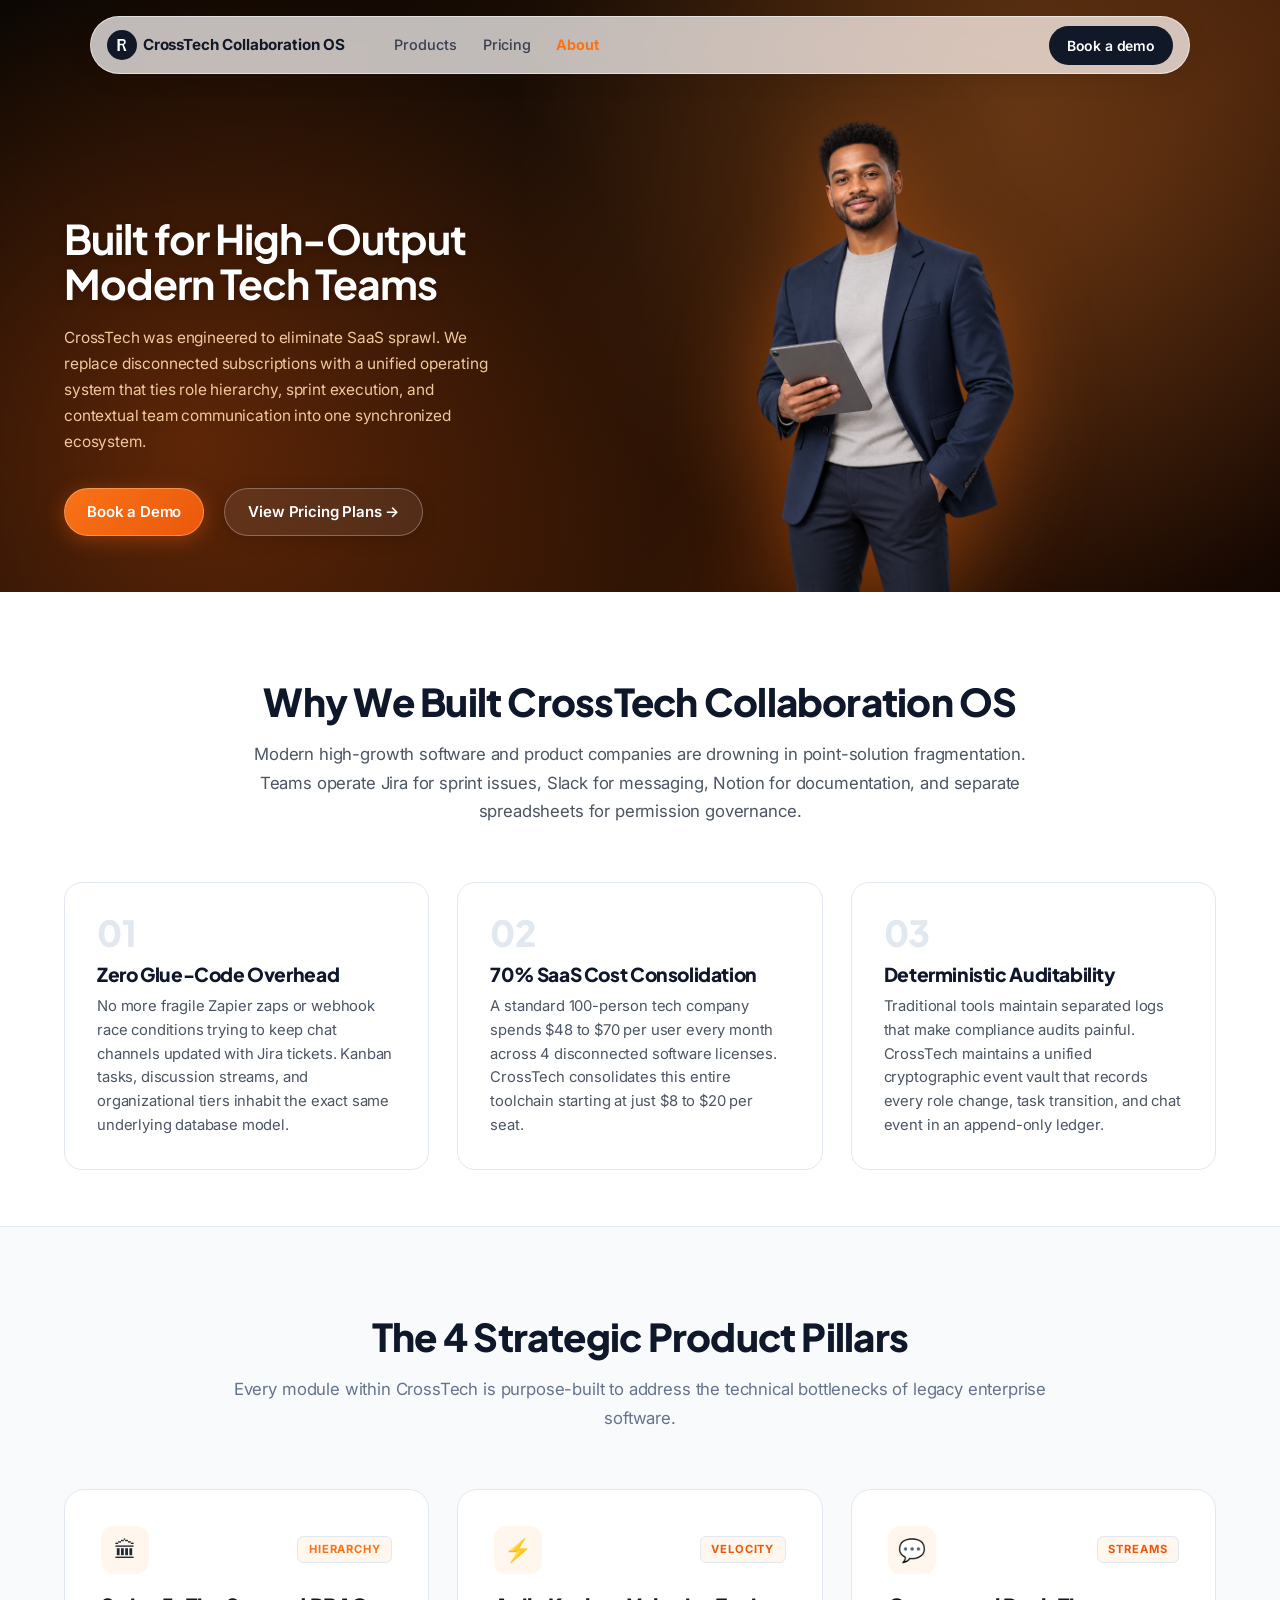
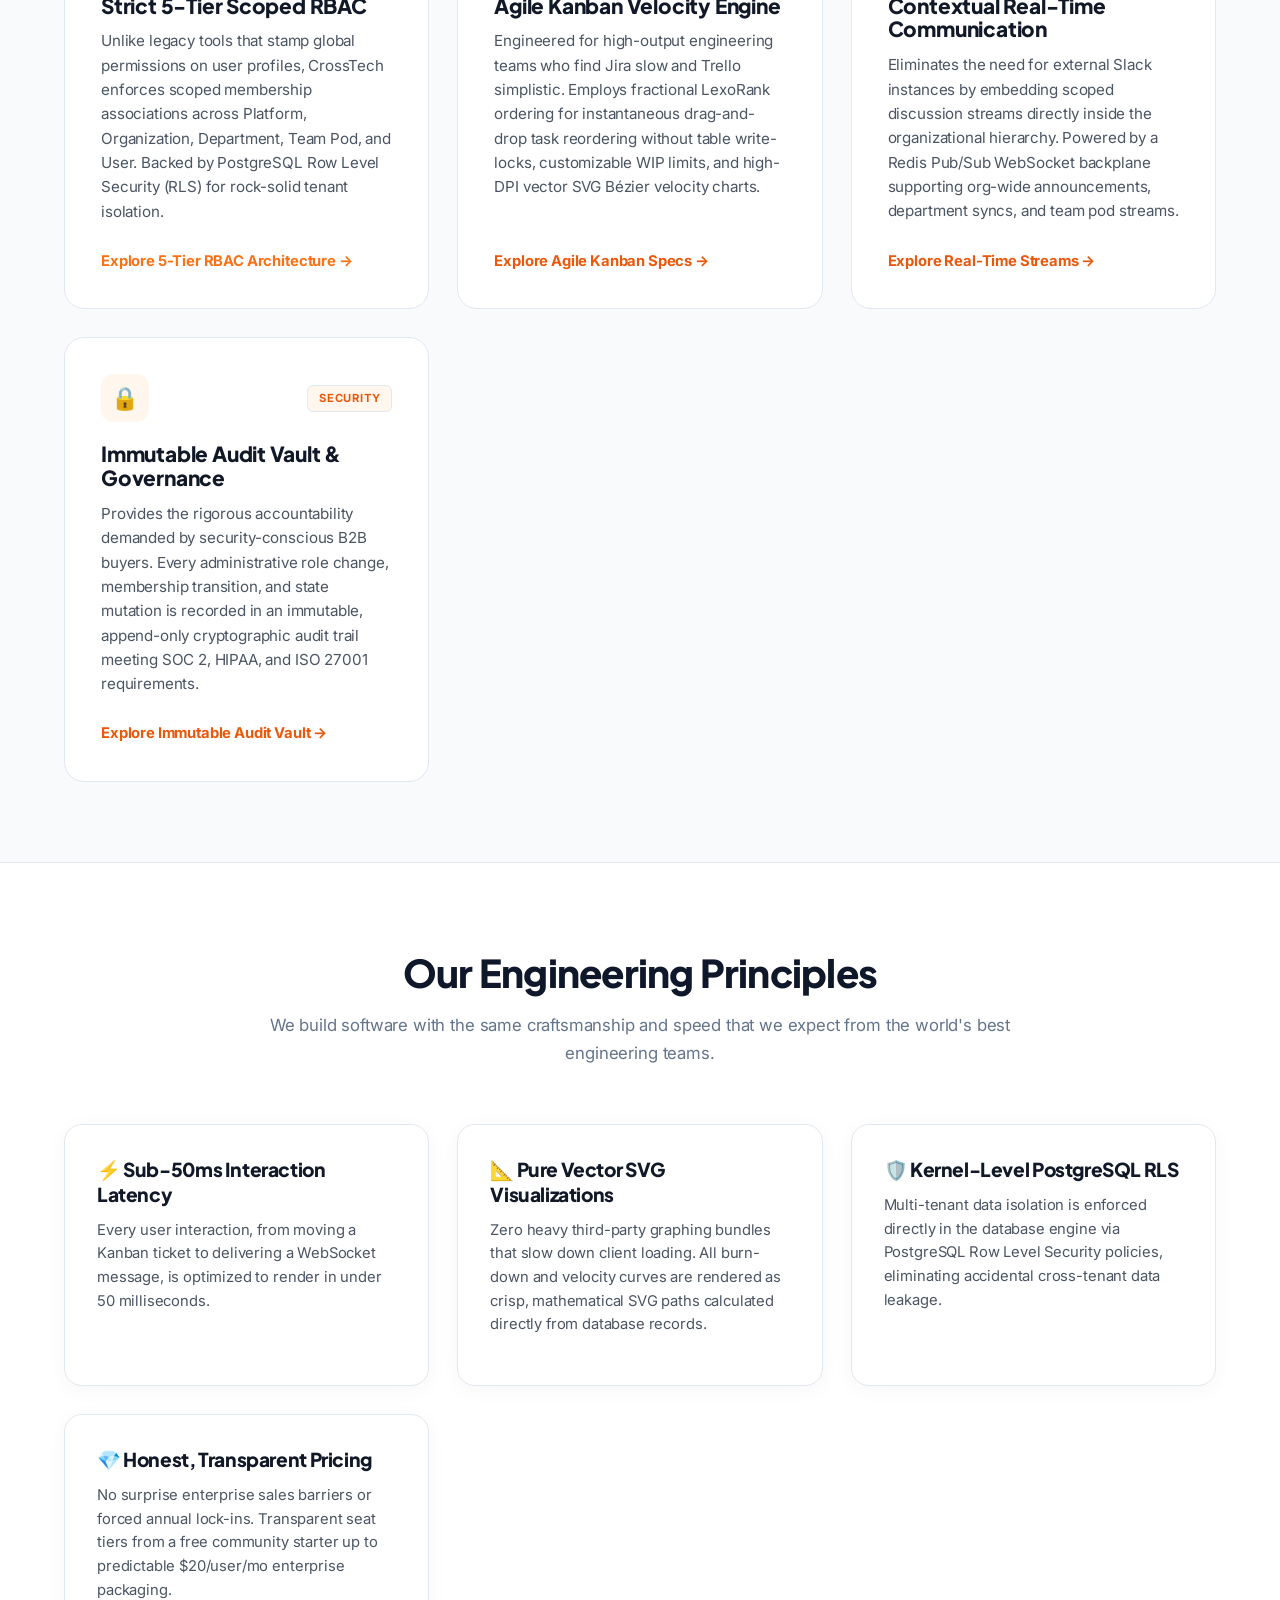
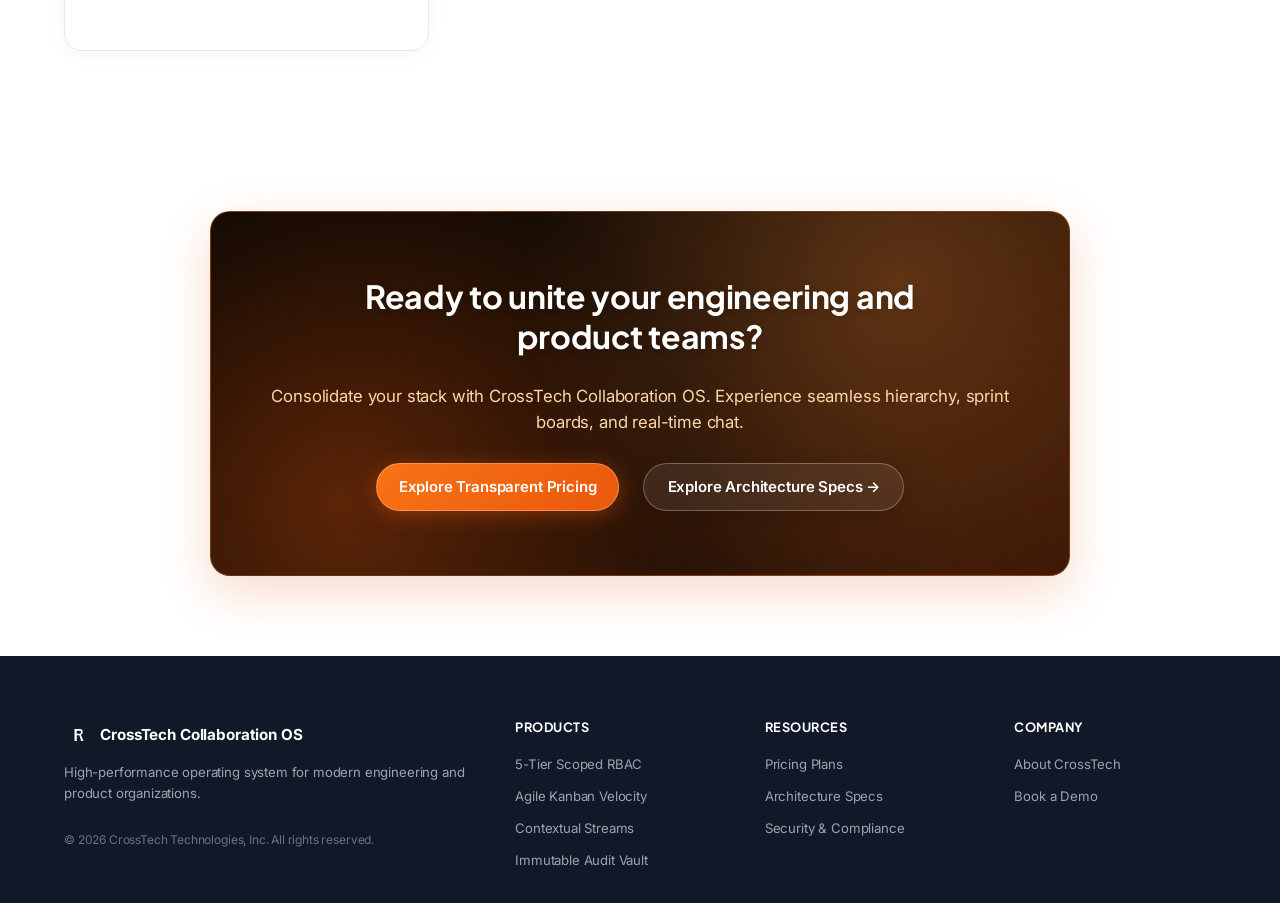
<file: about.html>
<!DOCTYPE html>
<html lang="en">

<head>
  <meta charset="UTF-8" />
  <meta name="viewport" content="width=device-width, initial-scale=1.0" />
  <title>About CrossTech Collaboration OS — The Operating System for Modern Tech Organizations</title>
  <meta name="description" content="CrossTech Collaboration OS unifies hierarchical RBAC, high-velocity sprint Kanban, real-time contextual chat, and immutable audit governance in one workspace." />
  <link rel="preconnect" href="https://fonts.googleapis.com" />
  <link rel="preconnect" href="https://fonts.gstatic.com" crossorigin />
  <link href="https://fonts.googleapis.com/css2?family=Plus+Jakarta+Sans:ital,wght@0,300;0,400;0,500;0,600;0,700;0,800;1,400&family=Inter:wght@400;500;600;700&display=swap" rel="stylesheet" />
  <link rel="stylesheet" href="./styles.css" />
</head>

<body>

  <!-- NAV -->
  <header class="nav-wrapper" id="navbar">
    <nav class="nav-inner container">
      <a href="index.html" class="nav-logo" aria-label="CrossTech Collaboration OS Home">
        <span class="logo-mark">
          <svg width="18" height="18" viewBox="0 0 24 24" fill="none" aria-hidden="true">
            <path
              d="M6 4h7a4 4 0 0 1 4 4 4 4 0 0 1-2.5 3.7L18 20h-3.2l-2.3-7.8H9V20H6V4zm3 2.4v3.8h4a1.6 1.6 0 0 0 1.6-1.9A1.6 1.6 0 0 0 13 6.4H9z"
              fill="white" />
          </svg>
        </span>
        <span class="logo-text">CrossTech Collaboration OS</span>
      </a>
      <ul class="nav-links" role="list">
        <li class="nav-item has-dropdown">
          <button class="nav-btn" aria-haspopup="true" aria-expanded="false">Products <span class="chevron">&#8964;</span></button>
          <div class="mega-menu mega-products" role="menu">
            <div class="mega-body" style="grid-template-columns: 1fr; max-width: 860px;">
              <div class="mega-left" style="padding: 1.5rem 1.5rem; border-right: none;">
                <p class="mega-section-label">STRATEGIC PILLARS</p>
                <div class="mega-cols" style="grid-template-columns: repeat(2, 1fr); gap: 0.75rem;">
                  <a href="product/hierarchy.html" class="mega-item" role="menuitem">
                    <span class="mega-ico" style="background:#fff7ed;color:#f97316">🏛</span>
                    <div><strong>Strict Scoped RBAC</strong>
                      <p>5-tier cascaded org hierarchy</p>
                    </div>
                  </a>
                  <a href="product/kanban.html" class="mega-item" role="menuitem">
                    <span class="mega-ico" style="background:#fff7ed;color:#ea580c">⚡</span>
                    <div><strong>Agile Kanban Velocity</strong>
                      <p>Fractional LexoRank &amp; WIP limits</p>
                    </div>
                  </a>
                  <a href="product/communication.html" class="mega-item" role="menuitem">
                    <span class="mega-ico" style="background:#fff7ed;color:#ea580c">💬</span>
                    <div><strong>Contextual Streams</strong>
                      <p>Real-time scoped WebSocket chat</p>
                    </div>
                  </a>
                  <a href="product/audit.html" class="mega-item" role="menuitem">
                    <span class="mega-ico" style="background:#fff7ed;color:#ea580c">🔒</span>
                    <div><strong>Immutable Audit Vault</strong>
                      <p>Cryptographic compliance logs</p>
                    </div>
                  </a>
                </div>
              </div>
            </div>
          </div>
        </li>
        <li class="nav-item"><a href="pricing.html" class="nav-link">Pricing</a></li>
        <li class="nav-item"><a href="about.html" class="nav-link" style="color:#f97316; font-weight:700;">About</a></li>
      </ul>
      <div class="nav-actions">
        <a href="#demo" class="btn-nav-demo">Book a demo</a>
      </div>
      <button class="nav-mobile-toggle" aria-label="Open menu" aria-expanded="false">
        <span></span><span></span><span></span>
      </button>
    </nav>
  </header>

  <!-- HERO -->
  <section class="hero" id="hero">
    <div class="hero-inner container">
      <div class="hero-content">
        <h1 style="font-size:clamp(2rem, 3.2vw, 2.85rem); margin-top:0;">Built for High-Output<br>Modern Tech Teams</h1>
        <p class="hero-sub" style="max-width:440px;">CrossTech was engineered to eliminate SaaS sprawl. We replace disconnected subscriptions with a unified operating system that ties role hierarchy, sprint execution, and contextual team communication into one synchronized ecosystem.</p>
        <div class="hero-ctas" style="margin-top:1.5rem;">
          <a href="#demo" class="btn btn-demo">Book a Demo</a>
          <a href="pricing.html" class="btn-secondary-glass">View Pricing Plans →</a>
        </div>
      </div>
      <div class="hero-visual" aria-hidden="true">
        <img src="images/crosstechindex.png" alt="CrossTech Collaboration OS Workspace" class="hero-img" style="max-height:480px; object-fit:contain; filter:drop-shadow(0 20px 45px rgba(249, 115, 22, 0.4));" />
      </div>
    </div>
  </section>

  <!-- THE ORIGIN & PROBLEM SOLVED -->
  <section class="section" style="padding: 5rem 0 3.5rem;">
    <div class="container">
      <div style="text-align:center; max-width:780px; margin:0 auto 3.5rem;">
        <h2 style="font-size:clamp(1.85rem, 3vw, 2.4rem); font-weight:800; color:#0f172a; margin-top:0.5rem;">Why We Built CrossTech Collaboration OS</h2>
        <p style="color:#4b5563; font-size:1.05rem; line-height:1.7; margin-top:1rem;">Modern high-growth software and product companies are drowning in point-solution fragmentation. Teams operate Jira for sprint issues, Slack for messaging, Notion for documentation, and separate spreadsheets for permission governance.</p>
      </div>

      <div class="moats-grid">
        <div class="moat-card">
          <div class="moat-number">01</div>
          <h3>Zero Glue-Code Overhead</h3>
          <p>No more fragile Zapier zaps or webhook race conditions trying to keep chat channels updated with Jira tickets. Kanban tasks, discussion streams, and organizational tiers inhabit the exact same underlying database model.</p>
        </div>

        <div class="moat-card">
          <div class="moat-number">02</div>
          <h3>70% SaaS Cost Consolidation</h3>
          <p>A standard 100-person tech company spends $48 to $70 per user every month across 4 disconnected software licenses. CrossTech consolidates this entire toolchain starting at just $8 to $20 per seat.</p>
        </div>

        <div class="moat-card">
          <div class="moat-number">03</div>
          <h3>Deterministic Auditability</h3>
          <p>Traditional tools maintain separated logs that make compliance audits painful. CrossTech maintains a unified cryptographic event vault that records every role change, task transition, and chat event in an append-only ledger.</p>
        </div>
      </div>
    </div>
  </section>

  <!-- 4 STRATEGIC ARCHITECTURAL PILLARS -->
  <section class="section" style="background:#f8fafc; padding: 5rem 0; border-top:1px solid #e2e8f0; border-bottom:1px solid #e2e8f0;">
    <div class="container">
      <div style="text-align:center; max-width:820px; margin:0 auto 3.5rem;">
        <h2 style="font-size:clamp(1.85rem, 3vw, 2.4rem); font-weight:800; color:#0f172a; margin-top:0.5rem;">The 4 Strategic Product Pillars</h2>
        <p style="color:#64748b; font-size:1.05rem; line-height:1.7; margin-top:1rem;">Every module within CrossTech is purpose-built to address the technical bottlenecks of legacy enterprise software.</p>
      </div>

      <div class="pillars-grid">
        <!-- Pillar 1: Scoped RBAC -->
        <div class="pillar-card">
          <div class="pillar-header-row">
            <div class="pillar-icon-box" style="background:#fff7ed; font-size:1.4rem;">🏛</div>
            <span class="pillar-tag" style="background:#fff7ed; color:#f97316;">HIERARCHY</span>
          </div>
          <h3>Strict 5-Tier Scoped RBAC</h3>
          <p>Unlike legacy tools that stamp global permissions on user profiles, CrossTech enforces scoped membership associations across Platform, Organization, Department, Team Pod, and User. Backed by PostgreSQL Row Level Security (RLS) for rock-solid tenant isolation.</p>
          <div style="margin-top:auto;">
            <a href="product/hierarchy.html" style="color:#f97316; font-weight:700; font-size:0.925rem; text-decoration:none;">Explore 5-Tier RBAC Architecture →</a>
          </div>
        </div>

        <!-- Pillar 2: Kanban Velocity -->
        <div class="pillar-card">
          <div class="pillar-header-row">
            <div class="pillar-icon-box" style="background:#fff7ed; font-size:1.4rem;">⚡</div>
            <span class="pillar-tag" style="background:#fff7ed; color:#ea580c;">VELOCITY</span>
          </div>
          <h3>Agile Kanban Velocity Engine</h3>
          <p>Engineered for high-output engineering teams who find Jira slow and Trello simplistic. Employs fractional LexoRank ordering for instantaneous drag-and-drop task reordering without table write-locks, customizable WIP limits, and high-DPI vector SVG Bézier velocity charts.</p>
          <div style="margin-top:auto;">
            <a href="product/kanban.html" style="color:#ea580c; font-weight:700; font-size:0.925rem; text-decoration:none;">Explore Agile Kanban Specs →</a>
          </div>
        </div>

        <!-- Pillar 3: Contextual Streams -->
        <div class="pillar-card">
          <div class="pillar-header-row">
            <div class="pillar-icon-box" style="background:#fff7ed; font-size:1.4rem;">💬</div>
            <span class="pillar-tag" style="background:#fff7ed; color:#ea580c;">STREAMS</span>
          </div>
          <h3>Contextual Real-Time Communication</h3>
          <p>Eliminates the need for external Slack instances by embedding scoped discussion streams directly inside the organizational hierarchy. Powered by a Redis Pub/Sub WebSocket backplane supporting org-wide announcements, department syncs, and team pod streams.</p>
          <div style="margin-top:auto;">
            <a href="product/communication.html" style="color:#ea580c; font-weight:700; font-size:0.925rem; text-decoration:none;">Explore Real-Time Streams →</a>
          </div>
        </div>

        <!-- Pillar 4: Audit Vault -->
        <div class="pillar-card">
          <div class="pillar-header-row">
            <div class="pillar-icon-box" style="background:#fff7ed; font-size:1.4rem;">🔒</div>
            <span class="pillar-tag" style="background:#fff7ed; color:#ea580c;">SECURITY</span>
          </div>
          <h3>Immutable Audit Vault &amp; Governance</h3>
          <p>Provides the rigorous accountability demanded by security-conscious B2B buyers. Every administrative role change, membership transition, and state mutation is recorded in an immutable, append-only cryptographic audit trail meeting SOC 2, HIPAA, and ISO 27001 requirements.</p>
          <div style="margin-top:auto;">
            <a href="product/audit.html" style="color:#ea580c; font-weight:700; font-size:0.925rem; text-decoration:none;">Explore Immutable Audit Vault →</a>
          </div>
        </div>
      </div>
    </div>
  </section>

  <!-- ENGINEERING VALUES -->
  <section class="section" style="padding: 5rem 0;">
    <div class="container">
      <div style="text-align:center; max-width:760px; margin:0 auto 3.5rem;">
        <h2 style="font-size:clamp(1.85rem, 3vw, 2.4rem); font-weight:800; color:#0f172a; margin-top:0.5rem;">Our Engineering Principles</h2>
        <p style="color:#64748b; font-size:1.05rem; line-height:1.7; margin-top:1rem;">We build software with the same craftsmanship and speed that we expect from the world's best engineering teams.</p>
      </div>

      <div class="chaos-cards-grid">
        <div class="chaos-card">
          <h3 style="font-size:1.2rem; font-weight:800;">⚡ Sub-50ms Interaction Latency</h3>
          <p style="color:#4b5563; font-size:0.925rem; line-height:1.6;">Every user interaction, from moving a Kanban ticket to delivering a WebSocket message, is optimized to render in under 50 milliseconds.</p>
        </div>

        <div class="chaos-card">
          <h3 style="font-size:1.2rem; font-weight:800;">📐 Pure Vector SVG Visualizations</h3>
          <p style="color:#4b5563; font-size:0.925rem; line-height:1.6;">Zero heavy third-party graphing bundles that slow down client loading. All burn-down and velocity curves are rendered as crisp, mathematical SVG paths calculated directly from database records.</p>
        </div>

        <div class="chaos-card">
          <h3 style="font-size:1.2rem; font-weight:800;">🛡️ Kernel-Level PostgreSQL RLS</h3>
          <p style="color:#4b5563; font-size:0.925rem; line-height:1.6;">Multi-tenant data isolation is enforced directly in the database engine via PostgreSQL Row Level Security policies, eliminating accidental cross-tenant data leakage.</p>
        </div>

        <div class="chaos-card">
          <h3 style="font-size:1.2rem; font-weight:800;">💎 Honest, Transparent Pricing</h3>
          <p style="color:#4b5563; font-size:0.925rem; line-height:1.6;">No surprise enterprise sales barriers or forced annual lock-ins. Transparent seat tiers from a free community starter up to predictable $20/user/mo enterprise packaging.</p>
        </div>
      </div>
    </div>
  </section>

  <!-- CTA BANNER -->
  <section class="cta-banner section" id="demo">
    <div class="container">
      <div class="cta-card">
        <h2>Ready to unite your engineering and product teams?</h2>
        <p style="color:#fed7aa; font-size:1.05rem; margin-top:0.75rem; margin-bottom:1.75rem;">Consolidate your stack with CrossTech Collaboration OS. Experience seamless hierarchy, sprint boards, and real-time chat.</p>
        <div style="display:flex; justify-content:center; gap:1rem; flex-wrap:wrap;">
          <a href="pricing.html" class="btn btn-demo">Explore Transparent Pricing</a>
          <a href="product/hierarchy.html" class="btn-secondary-glass">Explore Architecture Specs →</a>
        </div>
      </div>
    </div>
  </section>

  <!-- FOOTER -->
  <footer class="site-footer">
    <div class="container footer-inner">
      <div class="footer-col footer-brand">
        <a href="index.html" class="nav-logo">
          <span class="logo-mark"><svg width="18" height="18" viewBox="0 0 24 24" fill="none">
              <path
                d="M6 4h7a4 4 0 0 1 4 4 4 4 0 0 1-2.5 3.7L18 20h-3.2l-2.3-7.8H9V20H6V4zm3 2.4v3.8h4a1.6 1.6 0 0 0 1.6-1.9A1.6 1.6 0 0 0 13 6.4H9z"
                fill="white" />
            </svg></span>
          <span class="logo-text">CrossTech Collaboration OS</span>
        </a>
        <p class="footer-tagline">High-performance operating system for modern engineering and product organizations.</p>
        <p class="footer-copy">&#xa9; 2026 CrossTech Technologies, Inc. All rights reserved.</p>
      </div>
      <div class="footer-col">
        <h4>Products</h4>
        <ul>
          <li><a href="product/hierarchy.html">5-Tier Scoped RBAC</a></li>
          <li><a href="product/kanban.html">Agile Kanban Velocity</a></li>
          <li><a href="product/communication.html">Contextual Streams</a></li>
          <li><a href="product/audit.html">Immutable Audit Vault</a></li>
        </ul>
      </div>
      <div class="footer-col">
        <h4>Resources</h4>
        <ul>
          <li><a href="pricing.html">Pricing Plans</a></li>
          <li><a href="product/hierarchy.html">Architecture Specs</a></li>
          <li><a href="product/audit.html">Security &amp; Compliance</a></li>
        </ul>
      </div>
      <div class="footer-col">
        <h4>Company</h4>
        <ul>
          <li><a href="about.html">About CrossTech</a></li>
          <li><a href="#demo">Book a Demo</a></li>
        </ul>
      </div>
    </div>
  </footer>

  <script src="app.js"></script>
</body>

</html>
</file>
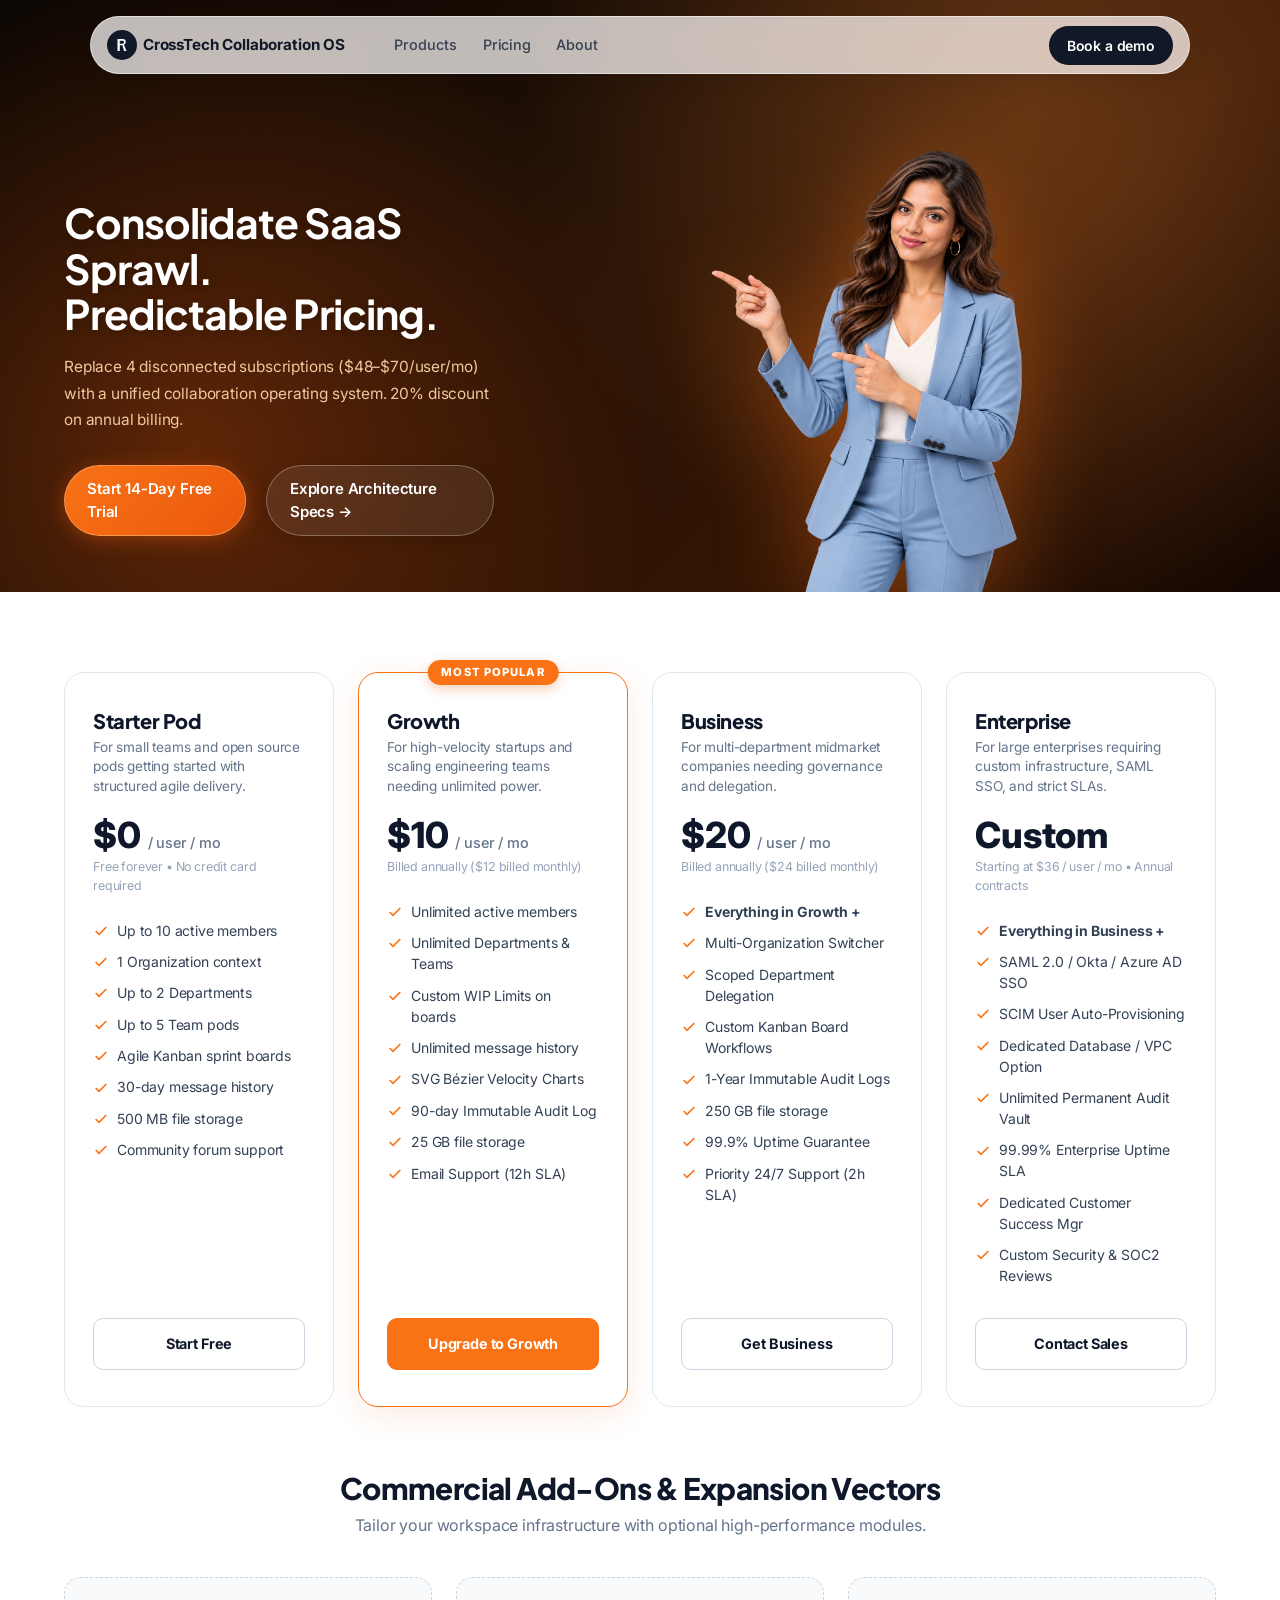
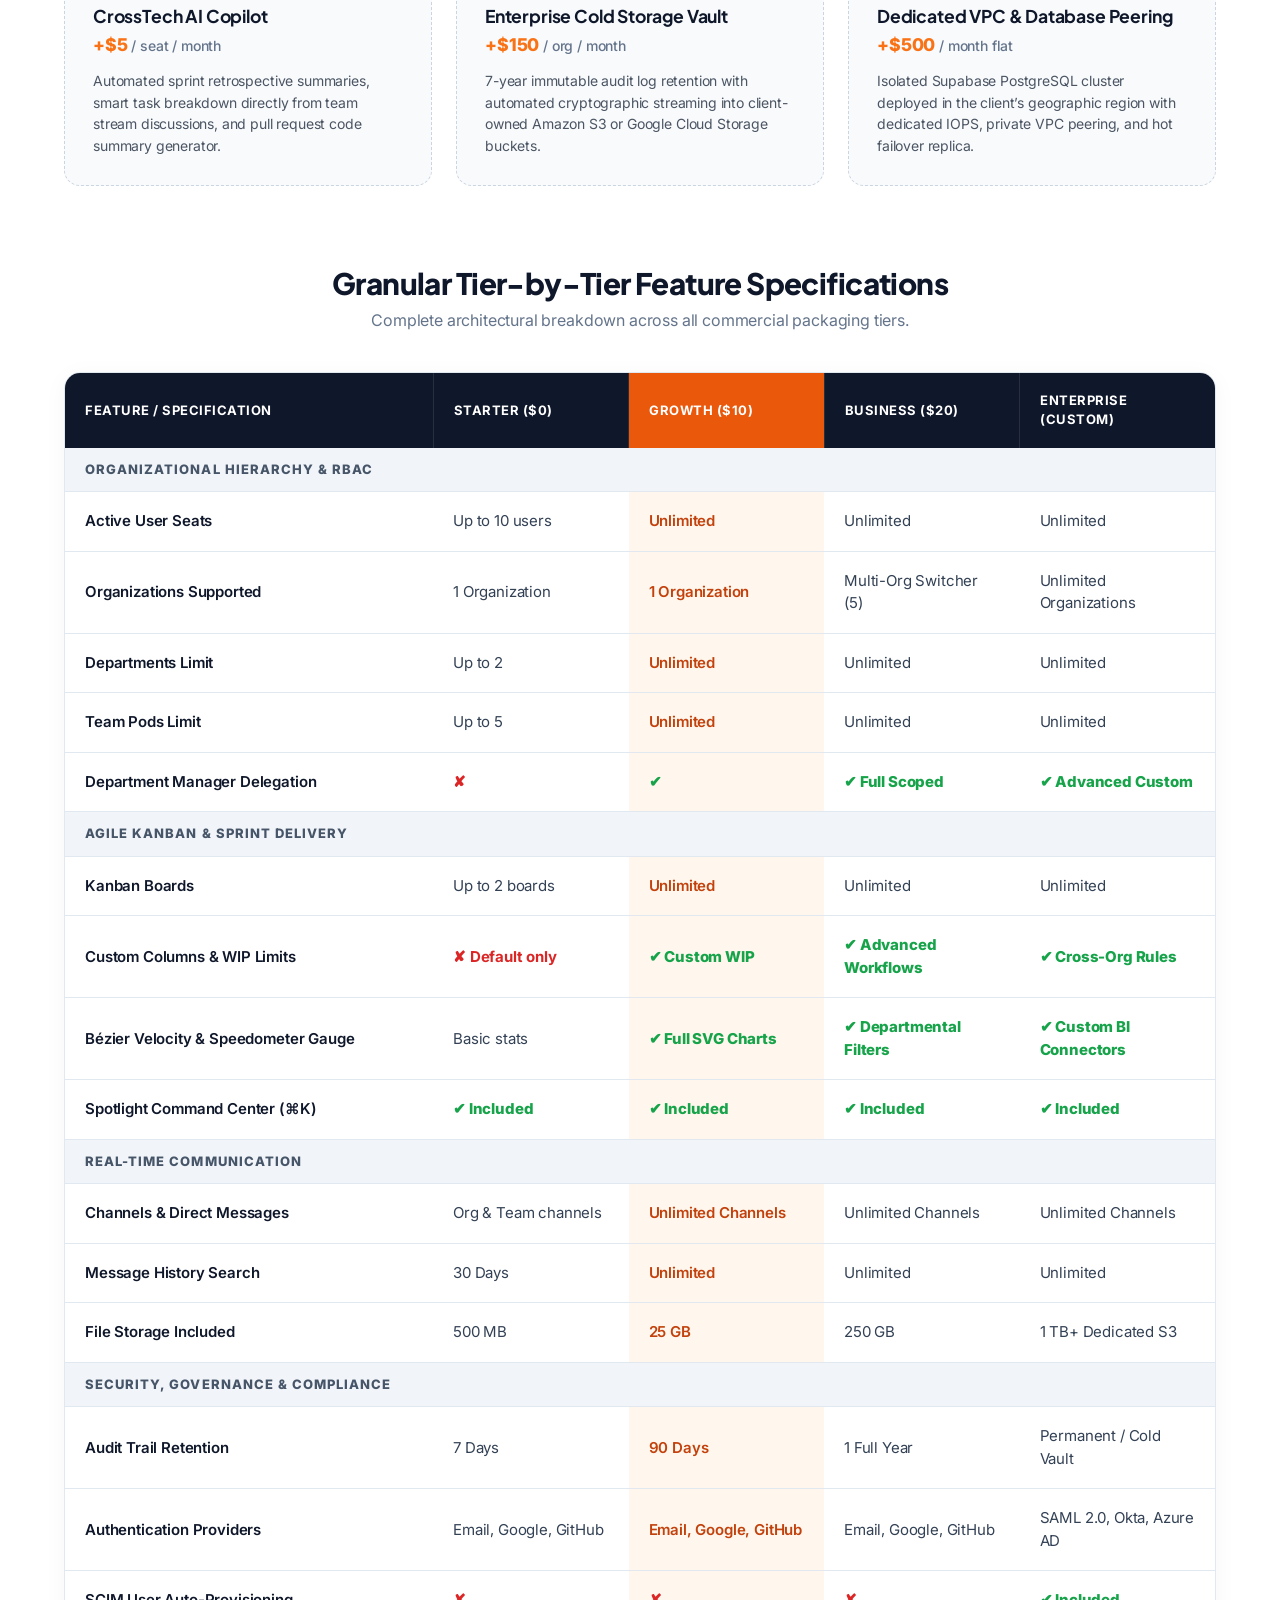
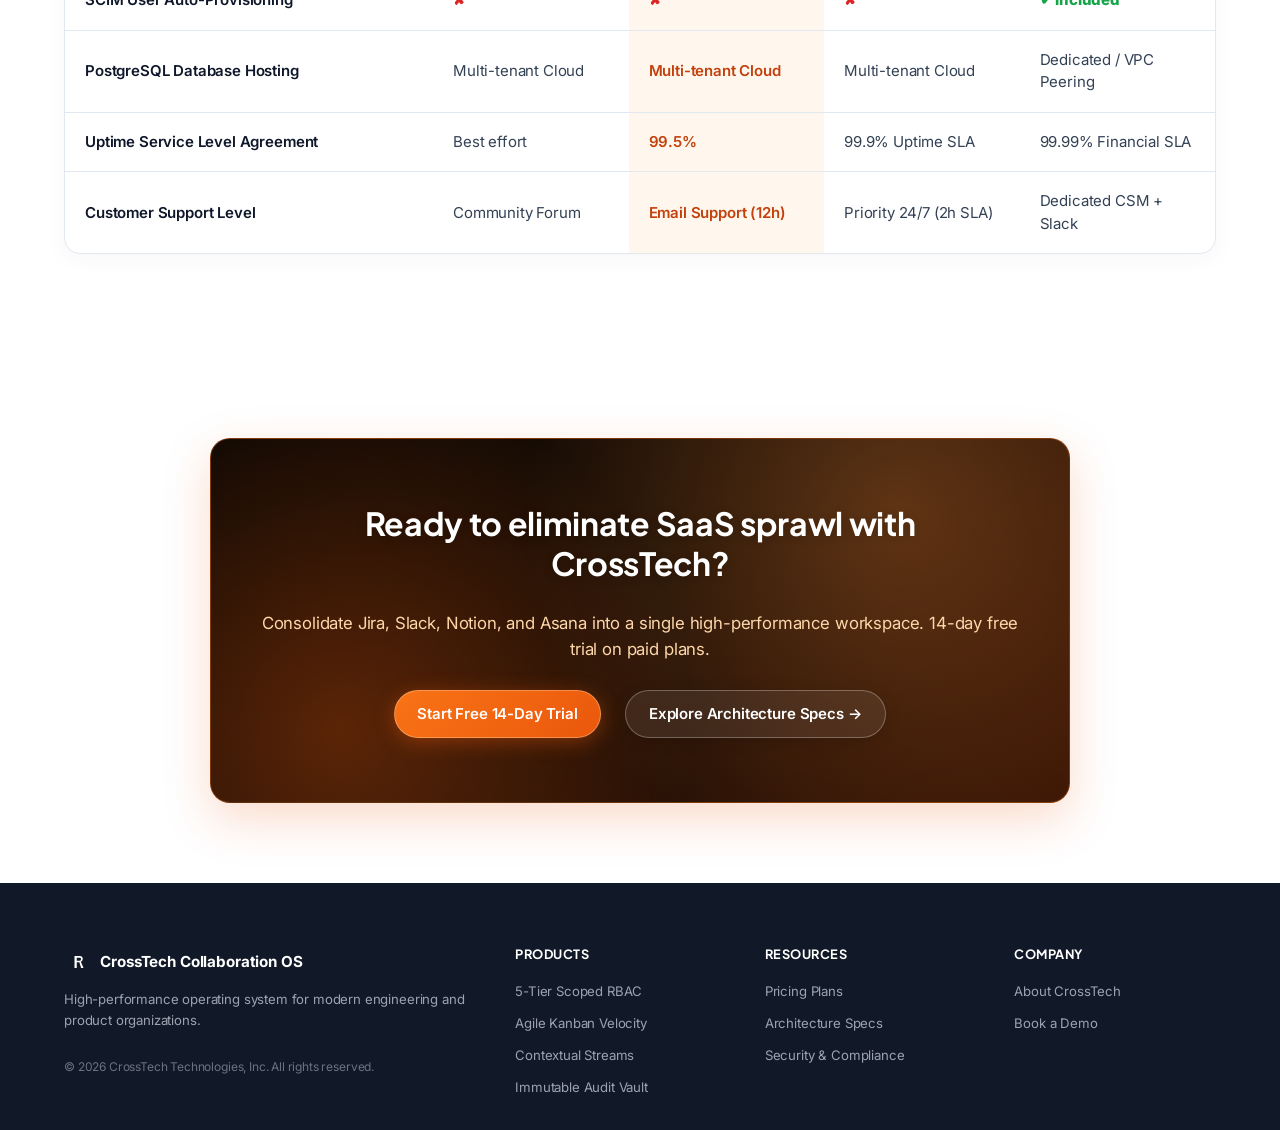
<file: pricing.html>
﻿<!DOCTYPE html>
<html lang="en">

<head>
  <meta charset="UTF-8" />
  <meta name="viewport" content="width=device-width, initial-scale=1.0" />
  <title>Pricing & Packaging — CrossTech Collaboration OS</title>
  <meta name="description" content="Transparent, predictable pricing for modern tech teams. From free open source pods to global enterprise scale. $0, $10, $20, and custom Enterprise tiers." />
  <link rel="preconnect" href="https://fonts.googleapis.com" />
  <link rel="preconnect" href="https://fonts.gstatic.com" crossorigin />
  <link
    href="https://fonts.googleapis.com/css2?family=Plus+Jakarta+Sans:ital,wght@0,300;0,400;0,500;0,600;0,700;0,800;1,400&family=Inter:wght@400;500;600;700&display=swap"
    rel="stylesheet" />
  <link rel="stylesheet" href="styles.css" />
</head>

<body>

      <!-- NAV -->
  <header class="nav-wrapper" id="navbar">
    <nav class="nav-inner container">
      <a href="index.html" class="nav-logo" aria-label="CrossTech Collaboration OS Home">
        <span class="logo-mark">
          <svg width="18" height="18" viewBox="0 0 24 24" fill="none" aria-hidden="true">
            <path
              d="M6 4h7a4 4 0 0 1 4 4 4 4 0 0 1-2.5 3.7L18 20h-3.2l-2.3-7.8H9V20H6V4zm3 2.4v3.8h4a1.6 1.6 0 0 0 1.6-1.9A1.6 1.6 0 0 0 13 6.4H9z"
              fill="white" />
          </svg>
        </span>
        <span class="logo-text">CrossTech Collaboration OS</span>
      </a>
      <ul class="nav-links" role="list">
        <li class="nav-item has-dropdown">
          <button class="nav-btn" aria-haspopup="true" aria-expanded="false">Products <span class="chevron">&#8964;</span></button>
          <div class="mega-menu mega-products" role="menu">
            <div class="mega-body" style="grid-template-columns: 1fr; max-width: 860px;">
              <div class="mega-left" style="padding: 1.5rem 1.5rem; border-right: none;">
                <p class="mega-section-label">STRATEGIC PILLARS</p>
                <div class="mega-cols" style="grid-template-columns: repeat(2, 1fr); gap: 0.75rem;">
                  <a href="product/hierarchy.html" class="mega-item" role="menuitem">
                    <span class="mega-ico" style="background:#fff7ed;color:#f97316">🏛</span>
                    <div><strong>Strict Scoped RBAC</strong>
                      <p>5-tier cascaded org hierarchy</p>
                    </div>
                  </a>
                  <a href="product/kanban.html" class="mega-item" role="menuitem">
                    <span class="mega-ico" style="background:#fff7ed;color:#ea580c">⚡</span>
                    <div><strong>Agile Kanban Velocity</strong>
                      <p>Fractional LexoRank &amp; WIP limits</p>
                    </div>
                  </a>
                  <a href="product/communication.html" class="mega-item" role="menuitem">
                    <span class="mega-ico" style="background:#fff7ed;color:#ea580c">💬</span>
                    <div><strong>Contextual Streams</strong>
                      <p>Real-time scoped WebSocket chat</p>
                    </div>
                  </a>
                  <a href="product/audit.html" class="mega-item" role="menuitem">
                    <span class="mega-ico" style="background:#fff7ed;color:#ea580c">🔒</span>
                    <div><strong>Immutable Audit Vault</strong>
                      <p>Cryptographic compliance logs</p>
                    </div>
                  </a>
                </div>
              </div>
            </div>
          </div>
        </li>
        <li class="nav-item"><a href="pricing.html" class="nav-link">Pricing</a></li>
        <li class="nav-item"><a href="about.html" class="nav-link">About</a></li>
      </ul>
      <div class="nav-actions">
        <a href="#demo" class="btn-nav-demo">Book a demo</a>
      </div>
      <button class="nav-mobile-toggle" aria-label="Open menu" aria-expanded="false">
        <span></span><span></span><span></span>
      </button>
    </nav>
  </header>

  <!-- PRICING HERO -->
  <section class="hero" id="pricing-hero">
    <div class="hero-inner container">
      <div class="hero-content">
        <h1 style="font-size:clamp(2rem, 3.2vw, 2.85rem); margin-top:0;">Consolidate SaaS Sprawl.<br>Predictable Pricing.</h1>
        <p class="hero-sub" style="max-width:440px;">Replace 4 disconnected subscriptions ($48–$70/user/mo) with a unified collaboration operating system. 20% discount on annual billing.</p>
        <div class="hero-ctas" style="margin-top:1.5rem;">
          <a href="#contact-sales" class="btn btn-demo">Start 14-Day Free Trial</a>
          <a href="product/hierarchy.html" class="btn-secondary-glass">Explore Architecture Specs →</a>
        </div>
      </div>
      <div class="hero-visual" aria-hidden="true">
        <img src="images/pricehero.png" alt="CrossTech Collaboration OS Pricing" class="hero-img" style="max-height:480px; object-fit:contain; filter:drop-shadow(0 20px 45px rgba(249, 115, 22, 0.4));" />
      </div>
    </div>
  </section>

  <!-- 4-TIER COMMERCIAL PACKAGING MODEL -->
  <section class="section" style="padding: 2rem 0 4rem;">
    <div class="container">
      <div class="pricing-grid-4">

        <!-- Tier 1: Starter Pod -->
        <div class="pricing-tier-card">
          <h3 class="tier-name">Starter Pod</h3>
          <p class="tier-desc">For small teams and open source pods getting started with structured agile delivery.</p>
          <div class="tier-price">$0 <span>/ user / mo</span></div>
          <div class="tier-billing">Free forever • No credit card required</div>
          <ul class="tier-features">
            <li><svg width="16" height="16" viewBox="0 0 24 24" fill="none" stroke="currentColor" stroke-width="2.5"><polyline points="20 6 9 17 4 12"/></svg> Up to 10 active members</li>
            <li><svg width="16" height="16" viewBox="0 0 24 24" fill="none" stroke="currentColor" stroke-width="2.5"><polyline points="20 6 9 17 4 12"/></svg> 1 Organization context</li>
            <li><svg width="16" height="16" viewBox="0 0 24 24" fill="none" stroke="currentColor" stroke-width="2.5"><polyline points="20 6 9 17 4 12"/></svg> Up to 2 Departments</li>
            <li><svg width="16" height="16" viewBox="0 0 24 24" fill="none" stroke="currentColor" stroke-width="2.5"><polyline points="20 6 9 17 4 12"/></svg> Up to 5 Team pods</li>
            <li><svg width="16" height="16" viewBox="0 0 24 24" fill="none" stroke="currentColor" stroke-width="2.5"><polyline points="20 6 9 17 4 12"/></svg> Agile Kanban sprint boards</li>
            <li><svg width="16" height="16" viewBox="0 0 24 24" fill="none" stroke="currentColor" stroke-width="2.5"><polyline points="20 6 9 17 4 12"/></svg> 30-day message history</li>
            <li><svg width="16" height="16" viewBox="0 0 24 24" fill="none" stroke="currentColor" stroke-width="2.5"><polyline points="20 6 9 17 4 12"/></svg> 500 MB file storage</li>
            <li><svg width="16" height="16" viewBox="0 0 24 24" fill="none" stroke="currentColor" stroke-width="2.5"><polyline points="20 6 9 17 4 12"/></svg> Community forum support</li>
          </ul>
          <a href="#demo" class="tier-btn outline">Start Free</a>
        </div>

        <!-- Tier 2: Growth (Most Popular) -->
        <div class="pricing-tier-card popular">
          <span class="popular-badge">MOST POPULAR</span>
          <h3 class="tier-name">Growth</h3>
          <p class="tier-desc">For high-velocity startups and scaling engineering teams needing unlimited power.</p>
          <div class="tier-price">$10 <span>/ user / mo</span></div>
          <div class="tier-billing">Billed annually ($12 billed monthly)</div>
          <ul class="tier-features">
            <li><svg width="16" height="16" viewBox="0 0 24 24" fill="none" stroke="currentColor" stroke-width="2.5"><polyline points="20 6 9 17 4 12"/></svg> Unlimited active members</li>
            <li><svg width="16" height="16" viewBox="0 0 24 24" fill="none" stroke="currentColor" stroke-width="2.5"><polyline points="20 6 9 17 4 12"/></svg> Unlimited Departments &amp; Teams</li>
            <li><svg width="16" height="16" viewBox="0 0 24 24" fill="none" stroke="currentColor" stroke-width="2.5"><polyline points="20 6 9 17 4 12"/></svg> Custom WIP Limits on boards</li>
            <li><svg width="16" height="16" viewBox="0 0 24 24" fill="none" stroke="currentColor" stroke-width="2.5"><polyline points="20 6 9 17 4 12"/></svg> Unlimited message history</li>
            <li><svg width="16" height="16" viewBox="0 0 24 24" fill="none" stroke="currentColor" stroke-width="2.5"><polyline points="20 6 9 17 4 12"/></svg> SVG Bézier Velocity Charts</li>
            <li><svg width="16" height="16" viewBox="0 0 24 24" fill="none" stroke="currentColor" stroke-width="2.5"><polyline points="20 6 9 17 4 12"/></svg> 90-day Immutable Audit Log</li>
            <li><svg width="16" height="16" viewBox="0 0 24 24" fill="none" stroke="currentColor" stroke-width="2.5"><polyline points="20 6 9 17 4 12"/></svg> 25 GB file storage</li>
            <li><svg width="16" height="16" viewBox="0 0 24 24" fill="none" stroke="currentColor" stroke-width="2.5"><polyline points="20 6 9 17 4 12"/></svg> Email Support (12h SLA)</li>
          </ul>
          <a href="#demo" class="tier-btn primary">Upgrade to Growth</a>
        </div>

        <!-- Tier 3: Business -->
        <div class="pricing-tier-card">
          <h3 class="tier-name">Business</h3>
          <p class="tier-desc">For multi-department midmarket companies needing governance and delegation.</p>
          <div class="tier-price">$20 <span>/ user / mo</span></div>
          <div class="tier-billing">Billed annually ($24 billed monthly)</div>
          <ul class="tier-features">
            <li><svg width="16" height="16" viewBox="0 0 24 24" fill="none" stroke="currentColor" stroke-width="2.5"><polyline points="20 6 9 17 4 12"/></svg> <strong>Everything in Growth +</strong></li>
            <li><svg width="16" height="16" viewBox="0 0 24 24" fill="none" stroke="currentColor" stroke-width="2.5"><polyline points="20 6 9 17 4 12"/></svg> Multi-Organization Switcher</li>
            <li><svg width="16" height="16" viewBox="0 0 24 24" fill="none" stroke="currentColor" stroke-width="2.5"><polyline points="20 6 9 17 4 12"/></svg> Scoped Department Delegation</li>
            <li><svg width="16" height="16" viewBox="0 0 24 24" fill="none" stroke="currentColor" stroke-width="2.5"><polyline points="20 6 9 17 4 12"/></svg> Custom Kanban Board Workflows</li>
            <li><svg width="16" height="16" viewBox="0 0 24 24" fill="none" stroke="currentColor" stroke-width="2.5"><polyline points="20 6 9 17 4 12"/></svg> 1-Year Immutable Audit Logs</li>
            <li><svg width="16" height="16" viewBox="0 0 24 24" fill="none" stroke="currentColor" stroke-width="2.5"><polyline points="20 6 9 17 4 12"/></svg> 250 GB file storage</li>
            <li><svg width="16" height="16" viewBox="0 0 24 24" fill="none" stroke="currentColor" stroke-width="2.5"><polyline points="20 6 9 17 4 12"/></svg> 99.9% Uptime Guarantee</li>
            <li><svg width="16" height="16" viewBox="0 0 24 24" fill="none" stroke="currentColor" stroke-width="2.5"><polyline points="20 6 9 17 4 12"/></svg> Priority 24/7 Support (2h SLA)</li>
          </ul>
          <a href="#demo" class="tier-btn outline">Get Business</a>
        </div>

        <!-- Tier 4: Enterprise -->
        <div class="pricing-tier-card">
          <h3 class="tier-name">Enterprise</h3>
          <p class="tier-desc">For large enterprises requiring custom infrastructure, SAML SSO, and strict SLAs.</p>
          <div class="tier-price">Custom</div>
          <div class="tier-billing">Starting at $36 / user / mo • Annual contracts</div>
          <ul class="tier-features">
            <li><svg width="16" height="16" viewBox="0 0 24 24" fill="none" stroke="currentColor" stroke-width="2.5"><polyline points="20 6 9 17 4 12"/></svg> <strong>Everything in Business +</strong></li>
            <li><svg width="16" height="16" viewBox="0 0 24 24" fill="none" stroke="currentColor" stroke-width="2.5"><polyline points="20 6 9 17 4 12"/></svg> SAML 2.0 / Okta / Azure AD SSO</li>
            <li><svg width="16" height="16" viewBox="0 0 24 24" fill="none" stroke="currentColor" stroke-width="2.5"><polyline points="20 6 9 17 4 12"/></svg> SCIM User Auto-Provisioning</li>
            <li><svg width="16" height="16" viewBox="0 0 24 24" fill="none" stroke="currentColor" stroke-width="2.5"><polyline points="20 6 9 17 4 12"/></svg> Dedicated Database / VPC Option</li>
            <li><svg width="16" height="16" viewBox="0 0 24 24" fill="none" stroke="currentColor" stroke-width="2.5"><polyline points="20 6 9 17 4 12"/></svg> Unlimited Permanent Audit Vault</li>
            <li><svg width="16" height="16" viewBox="0 0 24 24" fill="none" stroke="currentColor" stroke-width="2.5"><polyline points="20 6 9 17 4 12"/></svg> 99.99% Enterprise Uptime SLA</li>
            <li><svg width="16" height="16" viewBox="0 0 24 24" fill="none" stroke="currentColor" stroke-width="2.5"><polyline points="20 6 9 17 4 12"/></svg> Dedicated Customer Success Mgr</li>
            <li><svg width="16" height="16" viewBox="0 0 24 24" fill="none" stroke="currentColor" stroke-width="2.5"><polyline points="20 6 9 17 4 12"/></svg> Custom Security &amp; SOC2 Reviews</li>
          </ul>
          <a href="#contact-sales" class="tier-btn outline">Contact Sales</a>
        </div>

      </div>

      <!-- COMMERCIAL ADD-ONS & EXPANSION REVENUE VECTORS -->
      <div style="margin-top: 4rem;">
        <h2 style="font-size: 1.85rem; font-weight: 800; color: #0f172a; text-align: center; margin-bottom: 0.5rem;">Commercial Add-Ons &amp; Expansion Vectors</h2>
        <p style="text-align: center; color: #64748b; margin-bottom: 2rem;">Tailor your workspace infrastructure with optional high-performance modules.</p>
        
        <div class="addons-grid">
          <div class="addon-card">
            <h4>CrossTech AI Copilot</h4>
            <div class="addon-price">+$5 <span style="font-size:0.875rem; font-weight:500; color:#64748b;">/ seat / month</span></div>
            <p>Automated sprint retrospective summaries, smart task breakdown directly from team stream discussions, and pull request code summary generator.</p>
          </div>

          <div class="addon-card">
            <h4>Enterprise Cold Storage Vault</h4>
            <div class="addon-price">+$150 <span style="font-size:0.875rem; font-weight:500; color:#64748b;">/ org / month</span></div>
            <p>7-year immutable audit log retention with automated cryptographic streaming into client-owned Amazon S3 or Google Cloud Storage buckets.</p>
          </div>

          <div class="addon-card">
            <h4>Dedicated VPC &amp; Database Peering</h4>
            <div class="addon-price">+$500 <span style="font-size:0.875rem; font-weight:500; color:#64748b;">/ month flat</span></div>
            <p>Isolated Supabase PostgreSQL cluster deployed in the client’s geographic region with dedicated IOPS, private VPC peering, and hot failover replica.</p>
          </div>
        </div>
      </div>

      <!-- GRANULAR FEATURE COMPARISON MATRIX -->
      <div style="margin-top: 5rem;">
        <h2 style="font-size: 1.85rem; font-weight: 800; color: #0f172a; text-align: center; margin-bottom: 0.5rem;">Granular Tier-by-Tier Feature Specifications</h2>
        <p style="text-align: center; color: #64748b; margin-bottom: 2rem;">Complete architectural breakdown across all commercial packaging tiers.</p>

        <div class="comp-table-wrap">
          <table class="comp-table">
            <thead>
              <tr>
                <th style="width: 32%;">FEATURE / SPECIFICATION</th>
                <th style="width: 17%;">STARTER ($0)</th>
                <th style="width: 17%;" class="highlight-col">GROWTH ($10)</th>
                <th style="width: 17%;">BUSINESS ($20)</th>
                <th style="width: 17%;">ENTERPRISE (CUSTOM)</th>
              </tr>
            </thead>
            <tbody>
              <!-- Group 1: Hierarchy & RBAC -->
              <tr class="category-row">
                <td colspan="5">ORGANIZATIONAL HIERARCHY &amp; RBAC</td>
              </tr>
              <tr>
                <td class="feat-name">Active User Seats</td>
                <td>Up to 10 users</td>
                <td class="highlight-col">Unlimited</td>
                <td>Unlimited</td>
                <td>Unlimited</td>
              </tr>
              <tr>
                <td class="feat-name">Organizations Supported</td>
                <td>1 Organization</td>
                <td class="highlight-col">1 Organization</td>
                <td>Multi-Org Switcher (5)</td>
                <td>Unlimited Organizations</td>
              </tr>
              <tr>
                <td class="feat-name">Departments Limit</td>
                <td>Up to 2</td>
                <td class="highlight-col">Unlimited</td>
                <td>Unlimited</td>
                <td>Unlimited</td>
              </tr>
              <tr>
                <td class="feat-name">Team Pods Limit</td>
                <td>Up to 5</td>
                <td class="highlight-col">Unlimited</td>
                <td>Unlimited</td>
                <td>Unlimited</td>
              </tr>
              <tr>
                <td class="feat-name">Department Manager Delegation</td>
                <td><span class="comp-badge-cross">✘</span></td>
                <td class="highlight-col"><span class="comp-badge-check">✔</span></td>
                <td><span class="comp-badge-check">✔ Full Scoped</span></td>
                <td><span class="comp-badge-check">✔ Advanced Custom</span></td>
              </tr>

              <!-- Group 2: Kanban & Delivery -->
              <tr class="category-row">
                <td colspan="5">AGILE KANBAN &amp; SPRINT DELIVERY</td>
              </tr>
              <tr>
                <td class="feat-name">Kanban Boards</td>
                <td>Up to 2 boards</td>
                <td class="highlight-col">Unlimited</td>
                <td>Unlimited</td>
                <td>Unlimited</td>
              </tr>
              <tr>
                <td class="feat-name">Custom Columns &amp; WIP Limits</td>
                <td><span class="comp-badge-cross">✘ Default only</span></td>
                <td class="highlight-col"><span class="comp-badge-check">✔ Custom WIP</span></td>
                <td><span class="comp-badge-check">✔ Advanced Workflows</span></td>
                <td><span class="comp-badge-check">✔ Cross-Org Rules</span></td>
              </tr>
              <tr>
                <td class="feat-name">Bézier Velocity &amp; Speedometer Gauge</td>
                <td>Basic stats</td>
                <td class="highlight-col"><span class="comp-badge-check">✔ Full SVG Charts</span></td>
                <td><span class="comp-badge-check">✔ Departmental Filters</span></td>
                <td><span class="comp-badge-check">✔ Custom BI Connectors</span></td>
              </tr>
              <tr>
                <td class="feat-name">Spotlight Command Center (⌘K)</td>
                <td><span class="comp-badge-check">✔ Included</span></td>
                <td class="highlight-col"><span class="comp-badge-check">✔ Included</span></td>
                <td><span class="comp-badge-check">✔ Included</span></td>
                <td><span class="comp-badge-check">✔ Included</span></td>
              </tr>

              <!-- Group 3: Real-Time Communication -->
              <tr class="category-row">
                <td colspan="5">REAL-TIME COMMUNICATION</td>
              </tr>
              <tr>
                <td class="feat-name">Channels &amp; Direct Messages</td>
                <td>Org &amp; Team channels</td>
                <td class="highlight-col">Unlimited Channels</td>
                <td>Unlimited Channels</td>
                <td>Unlimited Channels</td>
              </tr>
              <tr>
                <td class="feat-name">Message History Search</td>
                <td>30 Days</td>
                <td class="highlight-col">Unlimited</td>
                <td>Unlimited</td>
                <td>Unlimited</td>
              </tr>
              <tr>
                <td class="feat-name">File Storage Included</td>
                <td>500 MB</td>
                <td class="highlight-col">25 GB</td>
                <td>250 GB</td>
                <td>1 TB+ Dedicated S3</td>
              </tr>

              <!-- Group 4: Security & Compliance -->
              <tr class="category-row">
                <td colspan="5">SECURITY, GOVERNANCE &amp; COMPLIANCE</td>
              </tr>
              <tr>
                <td class="feat-name">Audit Trail Retention</td>
                <td>7 Days</td>
                <td class="highlight-col">90 Days</td>
                <td>1 Full Year</td>
                <td>Permanent / Cold Vault</td>
              </tr>
              <tr>
                <td class="feat-name">Authentication Providers</td>
                <td>Email, Google, GitHub</td>
                <td class="highlight-col">Email, Google, GitHub</td>
                <td>Email, Google, GitHub</td>
                <td>SAML 2.0, Okta, Azure AD</td>
              </tr>
              <tr>
                <td class="feat-name">SCIM User Auto-Provisioning</td>
                <td><span class="comp-badge-cross">✘</span></td>
                <td class="highlight-col"><span class="comp-badge-cross">✘</span></td>
                <td><span class="comp-badge-cross">✘</span></td>
                <td><span class="comp-badge-check">✔ Included</span></td>
              </tr>
              <tr>
                <td class="feat-name">PostgreSQL Database Hosting</td>
                <td>Multi-tenant Cloud</td>
                <td class="highlight-col">Multi-tenant Cloud</td>
                <td>Multi-tenant Cloud</td>
                <td>Dedicated / VPC Peering</td>
              </tr>
              <tr>
                <td class="feat-name">Uptime Service Level Agreement</td>
                <td>Best effort</td>
                <td class="highlight-col">99.5%</td>
                <td>99.9% Uptime SLA</td>
                <td>99.99% Financial SLA</td>
              </tr>
              <tr>
                <td class="feat-name">Customer Support Level</td>
                <td>Community Forum</td>
                <td class="highlight-col">Email Support (12h)</td>
                <td>Priority 24/7 (2h SLA)</td>
                <td>Dedicated CSM + Slack</td>
              </tr>
            </tbody>
          </table>
        </div>
      </div>

    </div>
  </section>

  <!-- CTA BANNER -->
  <section class="cta-banner section" id="contact-sales">
    <div class="container">
      <div class="cta-card">
        <h2>Ready to eliminate SaaS sprawl with CrossTech?</h2>
        <p style="color:#fed7aa; font-size:1.05rem; margin-top:0.75rem; margin-bottom:1.75rem;">Consolidate Jira, Slack, Notion, and Asana into a single high-performance workspace. 14-day free trial on paid plans.</p>
        <div style="display:flex; justify-content:center; gap:1rem; flex-wrap:wrap;">
          <a href="#pricing-hero" class="btn btn-demo">Start Free 14-Day Trial</a>
          <a href="product/hierarchy.html" class="btn-secondary-glass">Explore Architecture Specs →</a>
        </div>
      </div>
    </div>
  </section>

  <!-- FOOTER -->
  <footer class="site-footer">
    <div class="container footer-inner">
      <div class="footer-col footer-brand">
        <a href="index.html" class="nav-logo">
          <span class="logo-mark"><svg width="18" height="18" viewBox="0 0 24 24" fill="none">
              <path
                d="M6 4h7a4 4 0 0 1 4 4 4 4 0 0 1-2.5 3.7L18 20h-3.2l-2.3-7.8H9V20H6V4zm3 2.4v3.8h4a1.6 1.6 0 0 0 1.6-1.9A1.6 1.6 0 0 0 13 6.4H9z"
                fill="white" />
            </svg></span>
          <span class="logo-text">CrossTech Collaboration OS</span>
        </a>
        <p class="footer-tagline">High-performance operating system for modern engineering and product organizations.</p>
        <p class="footer-copy">&#xa9; 2026 CrossTech Technologies, Inc. All rights reserved.</p>
      </div>
      <div class="footer-col">
        <h4>Products</h4>
        <ul>
          <li><a href="product/hierarchy.html">5-Tier Scoped RBAC</a></li>
          <li><a href="product/kanban.html">Agile Kanban Velocity</a></li>
          <li><a href="product/communication.html">Contextual Streams</a></li>
          <li><a href="product/audit.html">Immutable Audit Vault</a></li>
        </ul>
      </div>
      <div class="footer-col">
        <h4>Resources</h4>
        <ul>
          <li><a href="pricing.html">Pricing Plans</a></li>
          <li><a href="product/hierarchy.html">Architecture Specs</a></li>
          <li><a href="product/audit.html">Security &amp; Compliance</a></li>
        </ul>
      </div>
      <div class="footer-col">
        <h4>Company</h4>
        <ul>
          <li><a href="about.html">About CrossTech</a></li>
          <li><a href="#demo">Book a Demo</a></li>
        </ul>
      </div>
    </div>
  </footer>

  <script src="app.js"></script>
</body>

</html>
</file>
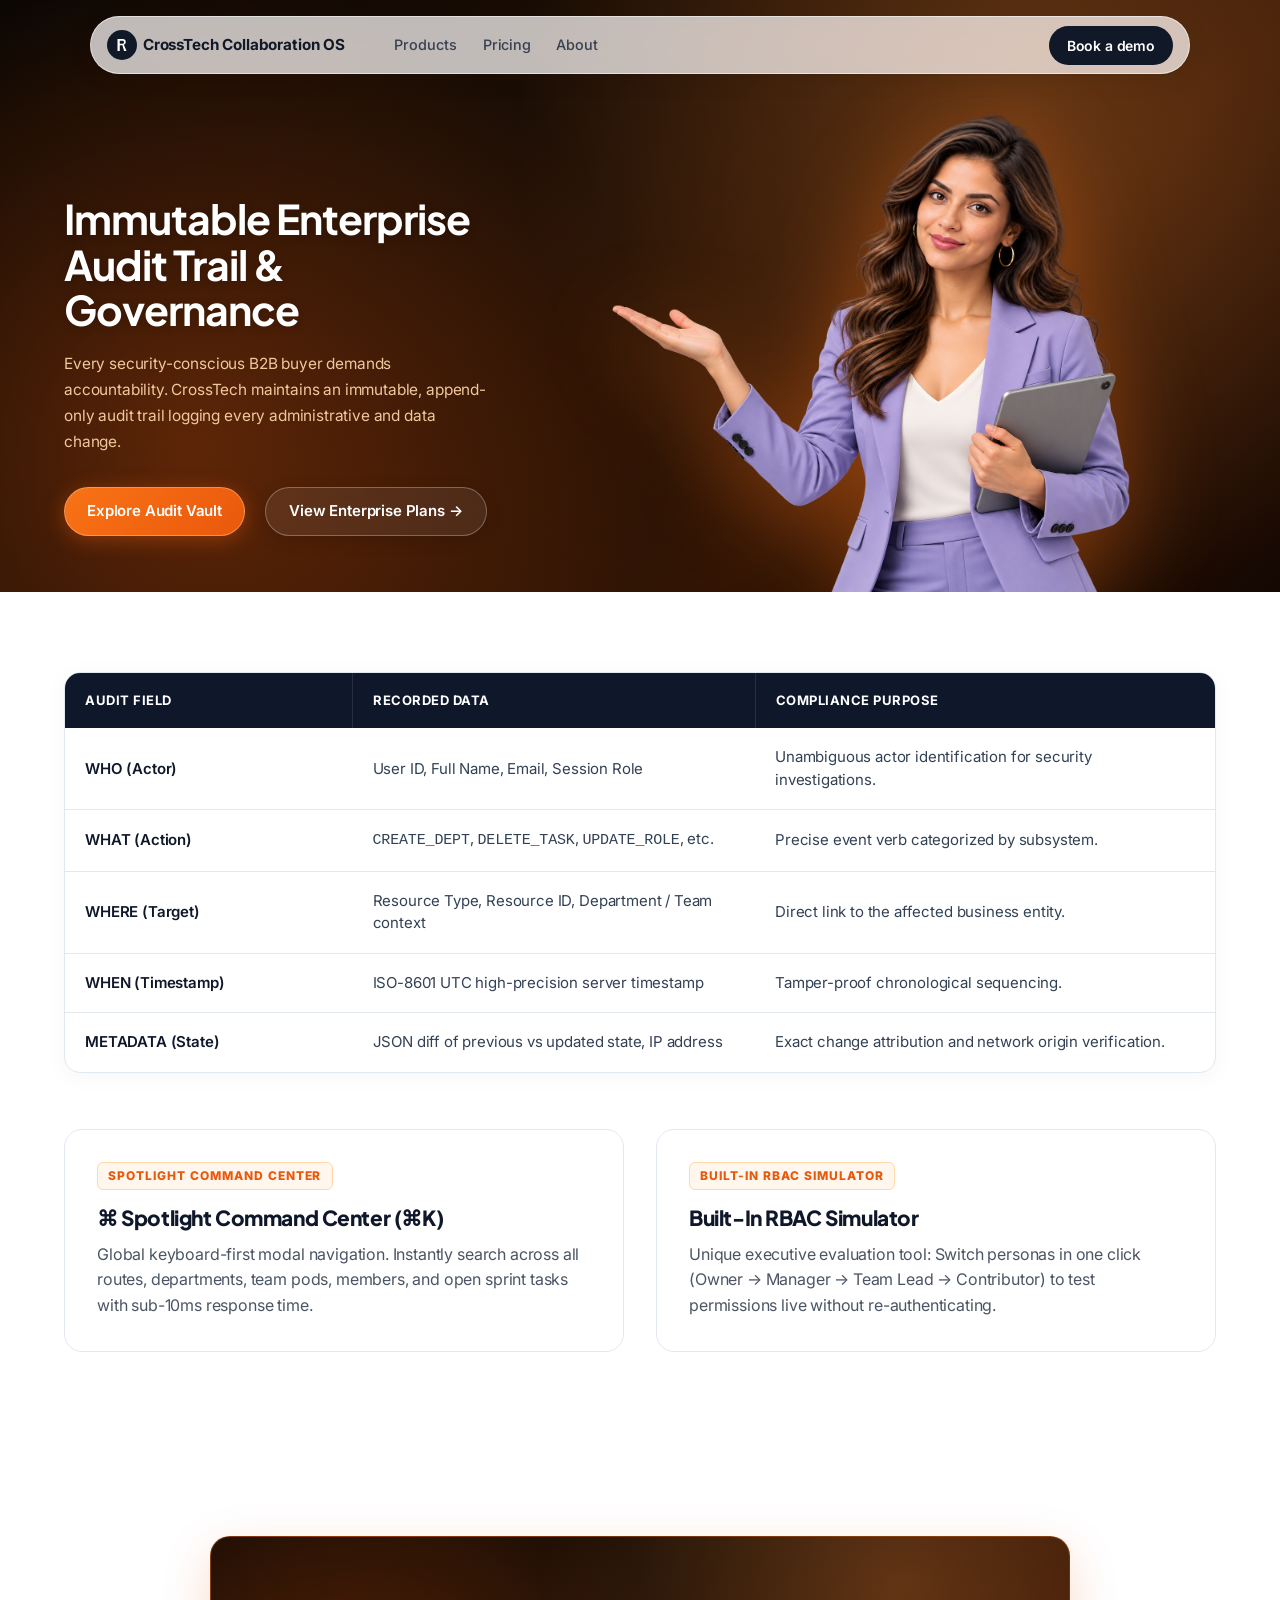
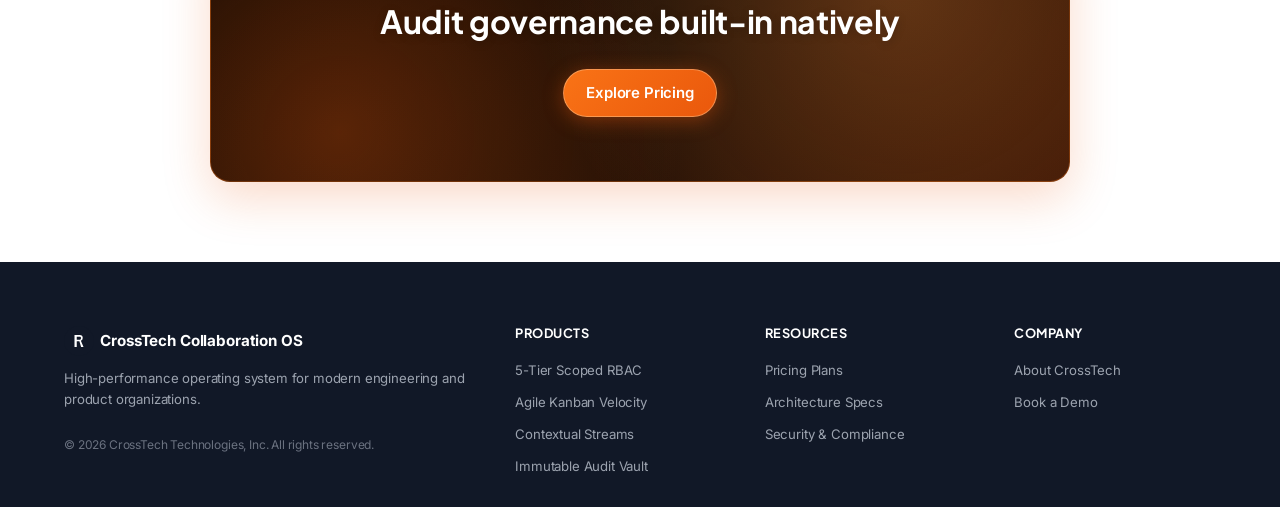
<file: product/audit.html>
﻿<!DOCTYPE html>
<html lang="en">
<head>
  <meta charset="UTF-8" />
  <meta name="viewport" content="width=device-width, initial-scale=1.0" />
  <title>Immutable Enterprise Audit Trail &amp; Governance — CrossTech Collaboration OS</title>
  <meta name="description" content="Every security-conscious B2B buyer demands accountability. CrossTech maintains an immutable, append-only audit trail logging every administrative and data change." />
  <link rel="preconnect" href="https://fonts.googleapis.com" />
  <link rel="preconnect" href="https://fonts.gstatic.com" crossorigin />
  <link href="https://fonts.googleapis.com/css2?family=Plus+Jakarta+Sans:ital,wght@0,300;0,400;0,500;0,600;0,700;0,800;1,400&family=Inter:wght@400;500;600;700&display=swap" rel="stylesheet" />
  <link rel="stylesheet" href="../styles.css" />
</head>
<body>
      <!-- NAV -->
  <header class="nav-wrapper" id="navbar">
    <nav class="nav-inner container">
      <a href="../index.html" class="nav-logo" aria-label="CrossTech Collaboration OS Home">
        <span class="logo-mark">
          <svg width="18" height="18" viewBox="0 0 24 24" fill="none" aria-hidden="true">
            <path
              d="M6 4h7a4 4 0 0 1 4 4 4 4 0 0 1-2.5 3.7L18 20h-3.2l-2.3-7.8H9V20H6V4zm3 2.4v3.8h4a1.6 1.6 0 0 0 1.6-1.9A1.6 1.6 0 0 0 13 6.4H9z"
              fill="white" />
          </svg>
        </span>
        <span class="logo-text">CrossTech Collaboration OS</span>
      </a>
      <ul class="nav-links" role="list">
        <li class="nav-item has-dropdown">
          <button class="nav-btn" aria-haspopup="true" aria-expanded="false">Products <span class="chevron">&#8964;</span></button>
          <div class="mega-menu mega-products" role="menu">
            <div class="mega-body" style="grid-template-columns: 1fr; max-width: 860px;">
              <div class="mega-left" style="padding: 1.5rem 1.5rem; border-right: none;">
                <p class="mega-section-label">STRATEGIC PILLARS</p>
                <div class="mega-cols" style="grid-template-columns: repeat(2, 1fr); gap: 0.75rem;">
                  <a href="../product/hierarchy.html" class="mega-item" role="menuitem">
                    <span class="mega-ico" style="background:#fff7ed;color:#f97316">🏛</span>
                    <div><strong>Strict Scoped RBAC</strong>
                      <p>5-tier cascaded org hierarchy</p>
                    </div>
                  </a>
                  <a href="../product/kanban.html" class="mega-item" role="menuitem">
                    <span class="mega-ico" style="background:#fff7ed;color:#ea580c">⚡</span>
                    <div><strong>Agile Kanban Velocity</strong>
                      <p>Fractional LexoRank &amp; WIP limits</p>
                    </div>
                  </a>
                  <a href="../product/communication.html" class="mega-item" role="menuitem">
                    <span class="mega-ico" style="background:#fff7ed;color:#ea580c">💬</span>
                    <div><strong>Contextual Streams</strong>
                      <p>Real-time scoped WebSocket chat</p>
                    </div>
                  </a>
                  <a href="../product/audit.html" class="mega-item" role="menuitem">
                    <span class="mega-ico" style="background:#fff7ed;color:#ea580c">🔒</span>
                    <div><strong>Immutable Audit Vault</strong>
                      <p>Cryptographic compliance logs</p>
                    </div>
                  </a>
                </div>
              </div>
            </div>
          </div>
        </li>
        <li class="nav-item"><a href="../pricing.html" class="nav-link">Pricing</a></li>
        <li class="nav-item"><a href="../about.html" class="nav-link">About</a></li>
      </ul>
      <div class="nav-actions">
        <a href="#demo" class="btn-nav-demo">Book a demo</a>
      </div>
      <button class="nav-mobile-toggle" aria-label="Open menu" aria-expanded="false">
        <span></span><span></span><span></span>
      </button>
    </nav>
  </header>

  <section class="hero" id="audit-hero">
    <div class="hero-inner container">
      <div class="hero-content">
        <h1 style="font-size:clamp(2rem, 3.2vw, 2.85rem); margin-top:0;">Immutable Enterprise<br>Audit Trail &amp; Governance</h1>
        <p class="hero-sub" style="max-width:440px;">Every security-conscious B2B buyer demands accountability. CrossTech maintains an immutable, append-only audit trail logging every administrative and data change.</p>
        <div class="hero-ctas" style="margin-top:1.5rem;">
          <a href="#demo" class="btn btn-demo">Explore Audit Vault</a>
          <a href="../pricing.html" class="btn-secondary-glass">View Enterprise Plans →</a>
        </div>
      </div>
      <div class="hero-visual" aria-hidden="true">
        <img src="../images/immutablehero.png" alt="Immutable Enterprise Audit Trail" class="hero-img" style="max-height:480px; object-fit:contain; filter:drop-shadow(0 20px 45px rgba(249, 115, 22, 0.4));" />
      </div>
    </div>
  </section>

  <section class="section" style="padding: 2.5rem 0 4rem;">
    <div class="container">
      <div class="comp-table-wrap" style="margin-bottom: 3.5rem;">
        <table class="comp-table">
          <thead>
            <tr>
              <th style="width: 25%;">AUDIT FIELD</th>
              <th style="width: 35%;">RECORDED DATA</th>
              <th style="width: 40%;">COMPLIANCE PURPOSE</th>
            </tr>
          </thead>
          <tbody>
            <tr>
              <td class="feat-name">WHO (Actor)</td>
              <td>User ID, Full Name, Email, Session Role</td>
              <td>Unambiguous actor identification for security investigations.</td>
            </tr>
            <tr>
              <td class="feat-name">WHAT (Action)</td>
              <td><code>CREATE_DEPT</code>, <code>DELETE_TASK</code>, <code>UPDATE_ROLE</code>, etc.</td>
              <td>Precise event verb categorized by subsystem.</td>
            </tr>
            <tr>
              <td class="feat-name">WHERE (Target)</td>
              <td>Resource Type, Resource ID, Department / Team context</td>
              <td>Direct link to the affected business entity.</td>
            </tr>
            <tr>
              <td class="feat-name">WHEN (Timestamp)</td>
              <td>ISO-8601 UTC high-precision server timestamp</td>
              <td>Tamper-proof chronological sequencing.</td>
            </tr>
            <tr>
              <td class="feat-name">METADATA (State)</td>
              <td>JSON diff of previous vs updated state, IP address</td>
              <td>Exact change attribution and network origin verification.</td>
            </tr>
          </tbody>
        </table>
      </div>

      <!-- Command Center & Simulator -->
      <div class="feature-showcase-grid">
        <div class="showcase-card">
          <span class="showcase-badge">SPOTLIGHT COMMAND CENTER</span>
          <h3 style="font-size:1.3rem; font-weight:800; margin-bottom:0.75rem; color:#0f172a;">⌘ Spotlight Command Center (⌘K)</h3>
          <p style="color:#4b5563; line-height:1.6;">Global keyboard-first modal navigation. Instantly search across all routes, departments, team pods, members, and open sprint tasks with sub-10ms response time.</p>
        </div>
        <div class="showcase-card">
          <span class="showcase-badge" style="color:#ea580c; background:#fff7ed; border-color:#fed7aa;">BUILT-IN RBAC SIMULATOR</span>
          <h3 style="font-size:1.3rem; font-weight:800; margin-bottom:0.75rem; color:#0f172a;">Built-In RBAC Simulator</h3>
          <p style="color:#4b5563; line-height:1.6;">Unique executive evaluation tool: Switch personas in one click (Owner → Manager → Team Lead → Contributor) to test permissions live without re-authenticating.</p>
        </div>
      </div>
    </div>
  </section>

  <!-- CTA -->
  <section class="cta-banner section" id="demo"><div class="container"><div class="cta-card"><h2>Audit governance built-in natively</h2><div style="margin-top:1.5rem;"><a href="../pricing.html" class="btn btn-demo">Explore Pricing</a></div></div></div></section>

  <!-- FOOTER -->
  <footer class="site-footer">
    <div class="container footer-inner">
      <div class="footer-col footer-brand">
        <a href="../index.html" class="nav-logo">
          <span class="logo-mark"><svg width="18" height="18" viewBox="0 0 24 24" fill="none">
              <path
                d="M6 4h7a4 4 0 0 1 4 4 4 4 0 0 1-2.5 3.7L18 20h-3.2l-2.3-7.8H9V20H6V4zm3 2.4v3.8h4a1.6 1.6 0 0 0 1.6-1.9A1.6 1.6 0 0 0 13 6.4H9z"
                fill="white" />
            </svg></span>
          <span class="logo-text">CrossTech Collaboration OS</span>
        </a>
        <p class="footer-tagline">High-performance operating system for modern engineering and product organizations.</p>
        <p class="footer-copy">&#xa9; 2026 CrossTech Technologies, Inc. All rights reserved.</p>
      </div>
      <div class="footer-col">
        <h4>Products</h4>
        <ul>
          <li><a href="../product/hierarchy.html">5-Tier Scoped RBAC</a></li>
          <li><a href="../product/kanban.html">Agile Kanban Velocity</a></li>
          <li><a href="../product/communication.html">Contextual Streams</a></li>
          <li><a href="../product/audit.html">Immutable Audit Vault</a></li>
        </ul>
      </div>
      <div class="footer-col">
        <h4>Resources</h4>
        <ul>
          <li><a href="../pricing.html">Pricing Plans</a></li>
          <li><a href="../product/hierarchy.html">Architecture Specs</a></li>
          <li><a href="../product/audit.html">Security &amp; Compliance</a></li>
        </ul>
      </div>
      <div class="footer-col">
        <h4>Company</h4>
        <ul>
          <li><a href="../about.html">About CrossTech</a></li>
          <li><a href="#demo">Book a Demo</a></li>
        </ul>
      </div>
    </div>
  </footer>

  <script src="../app.js"></script>
</body>
</html>
</file>
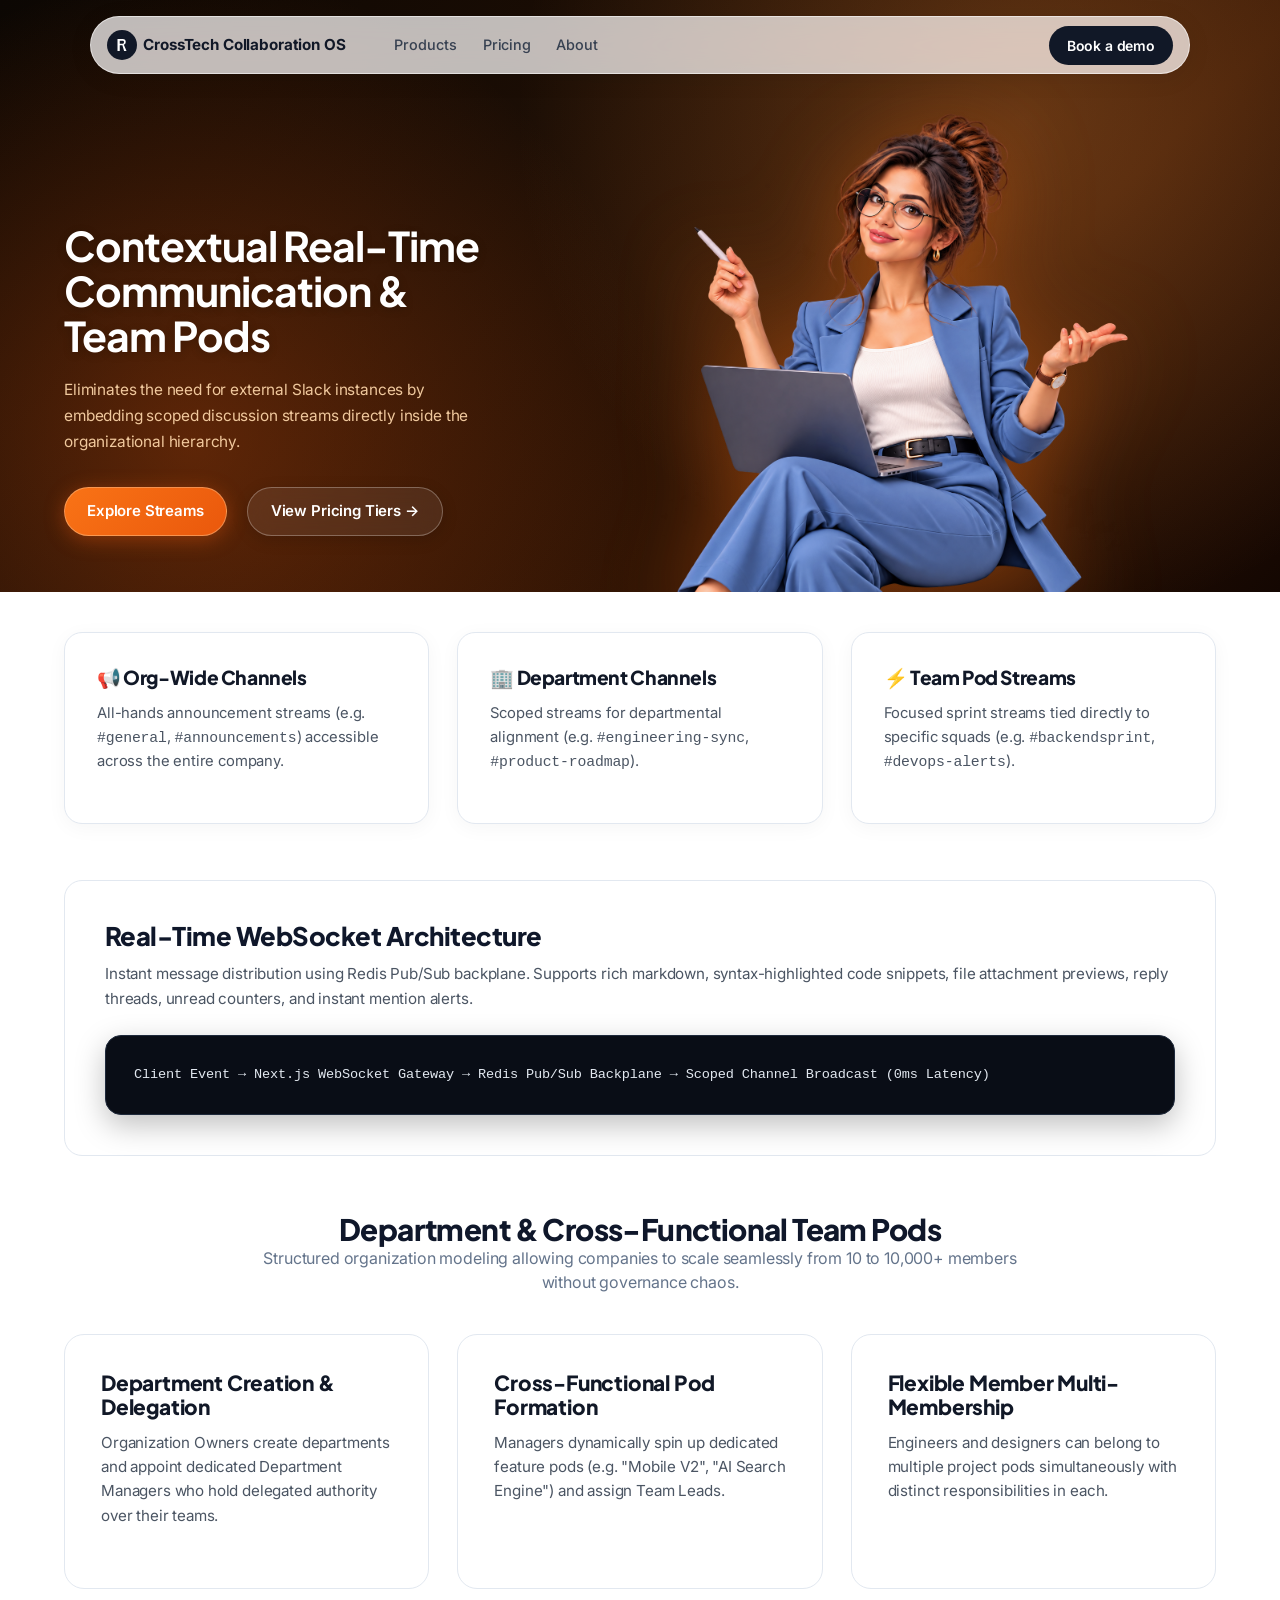
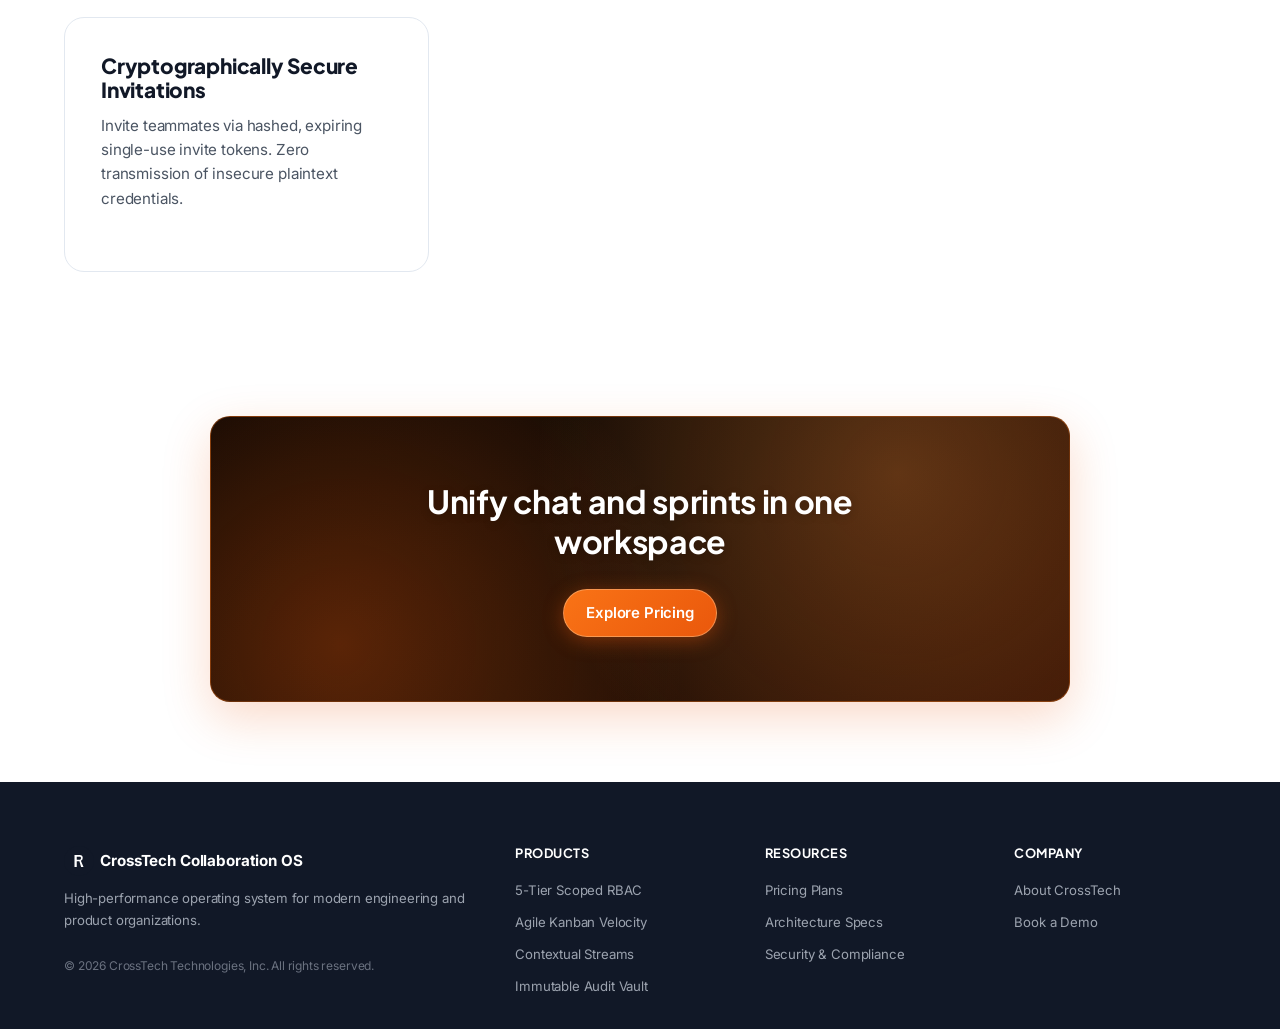
<file: product/communication.html>
﻿<!DOCTYPE html>
<html lang="en">
<head>
  <meta charset="UTF-8" />
  <meta name="viewport" content="width=device-width, initial-scale=1.0" />
  <title>Contextual Real-Time Communication &amp; Streams — CrossTech Collaboration OS</title>
  <meta name="description" content="Eliminates external Slack instances by embedding scoped discussion streams directly inside the organizational hierarchy with Redis Pub/Sub WebSocket architecture." />
  <link rel="preconnect" href="https://fonts.googleapis.com" />
  <link rel="preconnect" href="https://fonts.gstatic.com" crossorigin />
  <link href="https://fonts.googleapis.com/css2?family=Plus+Jakarta+Sans:ital,wght@0,300;0,400;0,500;0,600;0,700;0,800;1,400&family=Inter:wght@400;500;600;700&display=swap" rel="stylesheet" />
  <link rel="stylesheet" href="../styles.css" />
</head>
<body>
      <!-- NAV -->
  <header class="nav-wrapper" id="navbar">
    <nav class="nav-inner container">
      <a href="../index.html" class="nav-logo" aria-label="CrossTech Collaboration OS Home">
        <span class="logo-mark">
          <svg width="18" height="18" viewBox="0 0 24 24" fill="none" aria-hidden="true">
            <path
              d="M6 4h7a4 4 0 0 1 4 4 4 4 0 0 1-2.5 3.7L18 20h-3.2l-2.3-7.8H9V20H6V4zm3 2.4v3.8h4a1.6 1.6 0 0 0 1.6-1.9A1.6 1.6 0 0 0 13 6.4H9z"
              fill="white" />
          </svg>
        </span>
        <span class="logo-text">CrossTech Collaboration OS</span>
      </a>
      <ul class="nav-links" role="list">
        <li class="nav-item has-dropdown">
          <button class="nav-btn" aria-haspopup="true" aria-expanded="false">Products <span class="chevron">&#8964;</span></button>
          <div class="mega-menu mega-products" role="menu">
            <div class="mega-body" style="grid-template-columns: 1fr; max-width: 860px;">
              <div class="mega-left" style="padding: 1.5rem 1.5rem; border-right: none;">
                <p class="mega-section-label">STRATEGIC PILLARS</p>
                <div class="mega-cols" style="grid-template-columns: repeat(2, 1fr); gap: 0.75rem;">
                  <a href="../product/hierarchy.html" class="mega-item" role="menuitem">
                    <span class="mega-ico" style="background:#fff7ed;color:#f97316">🏛</span>
                    <div><strong>Strict Scoped RBAC</strong>
                      <p>5-tier cascaded org hierarchy</p>
                    </div>
                  </a>
                  <a href="../product/kanban.html" class="mega-item" role="menuitem">
                    <span class="mega-ico" style="background:#fff7ed;color:#ea580c">⚡</span>
                    <div><strong>Agile Kanban Velocity</strong>
                      <p>Fractional LexoRank &amp; WIP limits</p>
                    </div>
                  </a>
                  <a href="../product/communication.html" class="mega-item" role="menuitem">
                    <span class="mega-ico" style="background:#fff7ed;color:#ea580c">💬</span>
                    <div><strong>Contextual Streams</strong>
                      <p>Real-time scoped WebSocket chat</p>
                    </div>
                  </a>
                  <a href="../product/audit.html" class="mega-item" role="menuitem">
                    <span class="mega-ico" style="background:#fff7ed;color:#ea580c">🔒</span>
                    <div><strong>Immutable Audit Vault</strong>
                      <p>Cryptographic compliance logs</p>
                    </div>
                  </a>
                </div>
              </div>
            </div>
          </div>
        </li>
        <li class="nav-item"><a href="../pricing.html" class="nav-link">Pricing</a></li>
        <li class="nav-item"><a href="../about.html" class="nav-link">About</a></li>
      </ul>
      <div class="nav-actions">
        <a href="#demo" class="btn-nav-demo">Book a demo</a>
      </div>
      <button class="nav-mobile-toggle" aria-label="Open menu" aria-expanded="false">
        <span></span><span></span><span></span>
      </button>
    </nav>
  </header>

  <section class="hero" id="communication-hero">
    <div class="hero-inner container">
      <div class="hero-content">
        <h1 style="font-size:clamp(2rem, 3.2vw, 2.85rem); margin-top:0;">Contextual Real-Time Communication &amp; Team Pods</h1>
        <p class="hero-sub" style="max-width:440px;">Eliminates the need for external Slack instances by embedding scoped discussion streams directly inside the organizational hierarchy.</p>
        <div class="hero-ctas" style="margin-top:1.5rem;">
          <a href="#demo" class="btn btn-demo">Explore Streams</a>
          <a href="../pricing.html" class="btn-secondary-glass">View Pricing Tiers →</a>
        </div>
      </div>
      <div class="hero-visual" aria-hidden="true">
        <img src="../images/communicationhero.png" alt="Contextual Real-Time Communication &amp; Team Pods" class="hero-img" style="max-height:480px; object-fit:contain; filter:drop-shadow(0 20px 45px rgba(249, 115, 22, 0.4));" />
      </div>
    </div>
  </section>

  <section class="section" style="padding: 2.5rem 0 4rem;">
    <div class="container">
      <div class="chaos-cards-grid" style="margin-bottom: 3.5rem;">
        <div class="chaos-card">
          <h3 style="font-size:1.2rem; font-weight:800;">📢 Org-Wide Channels</h3>
          <p style="color:#4b5563; font-size:0.925rem; line-height:1.6;">All-hands announcement streams (e.g. <code>#general</code>, <code>#announcements</code>) accessible across the entire company.</p>
        </div>
        <div class="chaos-card">
          <h3 style="font-size:1.2rem; font-weight:800;">🏢 Department Channels</h3>
          <p style="color:#4b5563; font-size:0.925rem; line-height:1.6;">Scoped streams for departmental alignment (e.g. <code>#engineering-sync</code>, <code>#product-roadmap</code>).</p>
        </div>
        <div class="chaos-card">
          <h3 style="font-size:1.2rem; font-weight:800;">⚡ Team Pod Streams</h3>
          <p style="color:#4b5563; font-size:0.925rem; line-height:1.6;">Focused sprint streams tied directly to specific squads (e.g. <code>#backendsprint</code>, <code>#devops-alerts</code>).</p>
        </div>
      </div>

      <!-- Real-Time WebSocket Architecture -->
      <div style="background:#ffffff; border:1.5px solid #e2e8f0; border-radius:18px; padding:2.5rem; margin-bottom:3.5rem;">
        <h2 style="font-size:1.6rem; font-weight:800; color:#0f172a; margin-bottom:0.75rem;">Real-Time WebSocket Architecture</h2>
        <p style="color:#4b5563; font-size:0.95rem; line-height:1.6; margin-bottom:1.5rem;">Instant message distribution using Redis Pub/Sub backplane. Supports rich markdown, syntax-highlighted code snippets, file attachment previews, reply threads, unread counters, and instant mention alerts.</p>
        <div class="dark-box">
          <pre>Client Event → Next.js WebSocket Gateway → Redis Pub/Sub Backplane → Scoped Channel Broadcast (0ms Latency)</pre>
        </div>
      </div>

      <!-- Module 3: Department & Cross-Functional Team Pods -->
      <div style="text-align:center; max-width:800px; margin:0 auto 2.5rem;">
        <h2 style="font-size:1.85rem; font-weight:800; color:#0f172a; margin-top:0;">Department &amp; Cross-Functional Team Pods</h2>
        <p style="color:#64748b;">Structured organization modeling allowing companies to scale seamlessly from 10 to 10,000+ members without governance chaos.</p>
      </div>

      <div class="pillars-grid">
        <div class="pillar-card">
          <h3>Department Creation &amp; Delegation</h3>
          <p>Organization Owners create departments and appoint dedicated Department Managers who hold delegated authority over their teams.</p>
        </div>
        <div class="pillar-card">
          <h3>Cross-Functional Pod Formation</h3>
          <p>Managers dynamically spin up dedicated feature pods (e.g. "Mobile V2", "AI Search Engine") and assign Team Leads.</p>
        </div>
        <div class="pillar-card">
          <h3>Flexible Member Multi-Membership</h3>
          <p>Engineers and designers can belong to multiple project pods simultaneously with distinct responsibilities in each.</p>
        </div>
        <div class="pillar-card">
          <h3>Cryptographically Secure Invitations</h3>
          <p>Invite teammates via hashed, expiring single-use invite tokens. Zero transmission of insecure plaintext credentials.</p>
        </div>
      </div>
    </div>
  </section>

  <!-- CTA -->
  <section class="cta-banner section" id="demo"><div class="container"><div class="cta-card"><h2>Unify chat and sprints in one workspace</h2><div style="margin-top:1.5rem;"><a href="../pricing.html" class="btn btn-demo">Explore Pricing</a></div></div></div></section>

  <!-- FOOTER -->
  <footer class="site-footer">
    <div class="container footer-inner">
      <div class="footer-col footer-brand">
        <a href="../index.html" class="nav-logo">
          <span class="logo-mark"><svg width="18" height="18" viewBox="0 0 24 24" fill="none">
              <path
                d="M6 4h7a4 4 0 0 1 4 4 4 4 0 0 1-2.5 3.7L18 20h-3.2l-2.3-7.8H9V20H6V4zm3 2.4v3.8h4a1.6 1.6 0 0 0 1.6-1.9A1.6 1.6 0 0 0 13 6.4H9z"
                fill="white" />
            </svg></span>
          <span class="logo-text">CrossTech Collaboration OS</span>
        </a>
        <p class="footer-tagline">High-performance operating system for modern engineering and product organizations.</p>
        <p class="footer-copy">&#xa9; 2026 CrossTech Technologies, Inc. All rights reserved.</p>
      </div>
      <div class="footer-col">
        <h4>Products</h4>
        <ul>
          <li><a href="../product/hierarchy.html">5-Tier Scoped RBAC</a></li>
          <li><a href="../product/kanban.html">Agile Kanban Velocity</a></li>
          <li><a href="../product/communication.html">Contextual Streams</a></li>
          <li><a href="../product/audit.html">Immutable Audit Vault</a></li>
        </ul>
      </div>
      <div class="footer-col">
        <h4>Resources</h4>
        <ul>
          <li><a href="../pricing.html">Pricing Plans</a></li>
          <li><a href="../product/hierarchy.html">Architecture Specs</a></li>
          <li><a href="../product/audit.html">Security &amp; Compliance</a></li>
        </ul>
      </div>
      <div class="footer-col">
        <h4>Company</h4>
        <ul>
          <li><a href="../about.html">About CrossTech</a></li>
          <li><a href="#demo">Book a Demo</a></li>
        </ul>
      </div>
    </div>
  </footer>

  <script src="../app.js"></script>
</body>
</html>
</file>
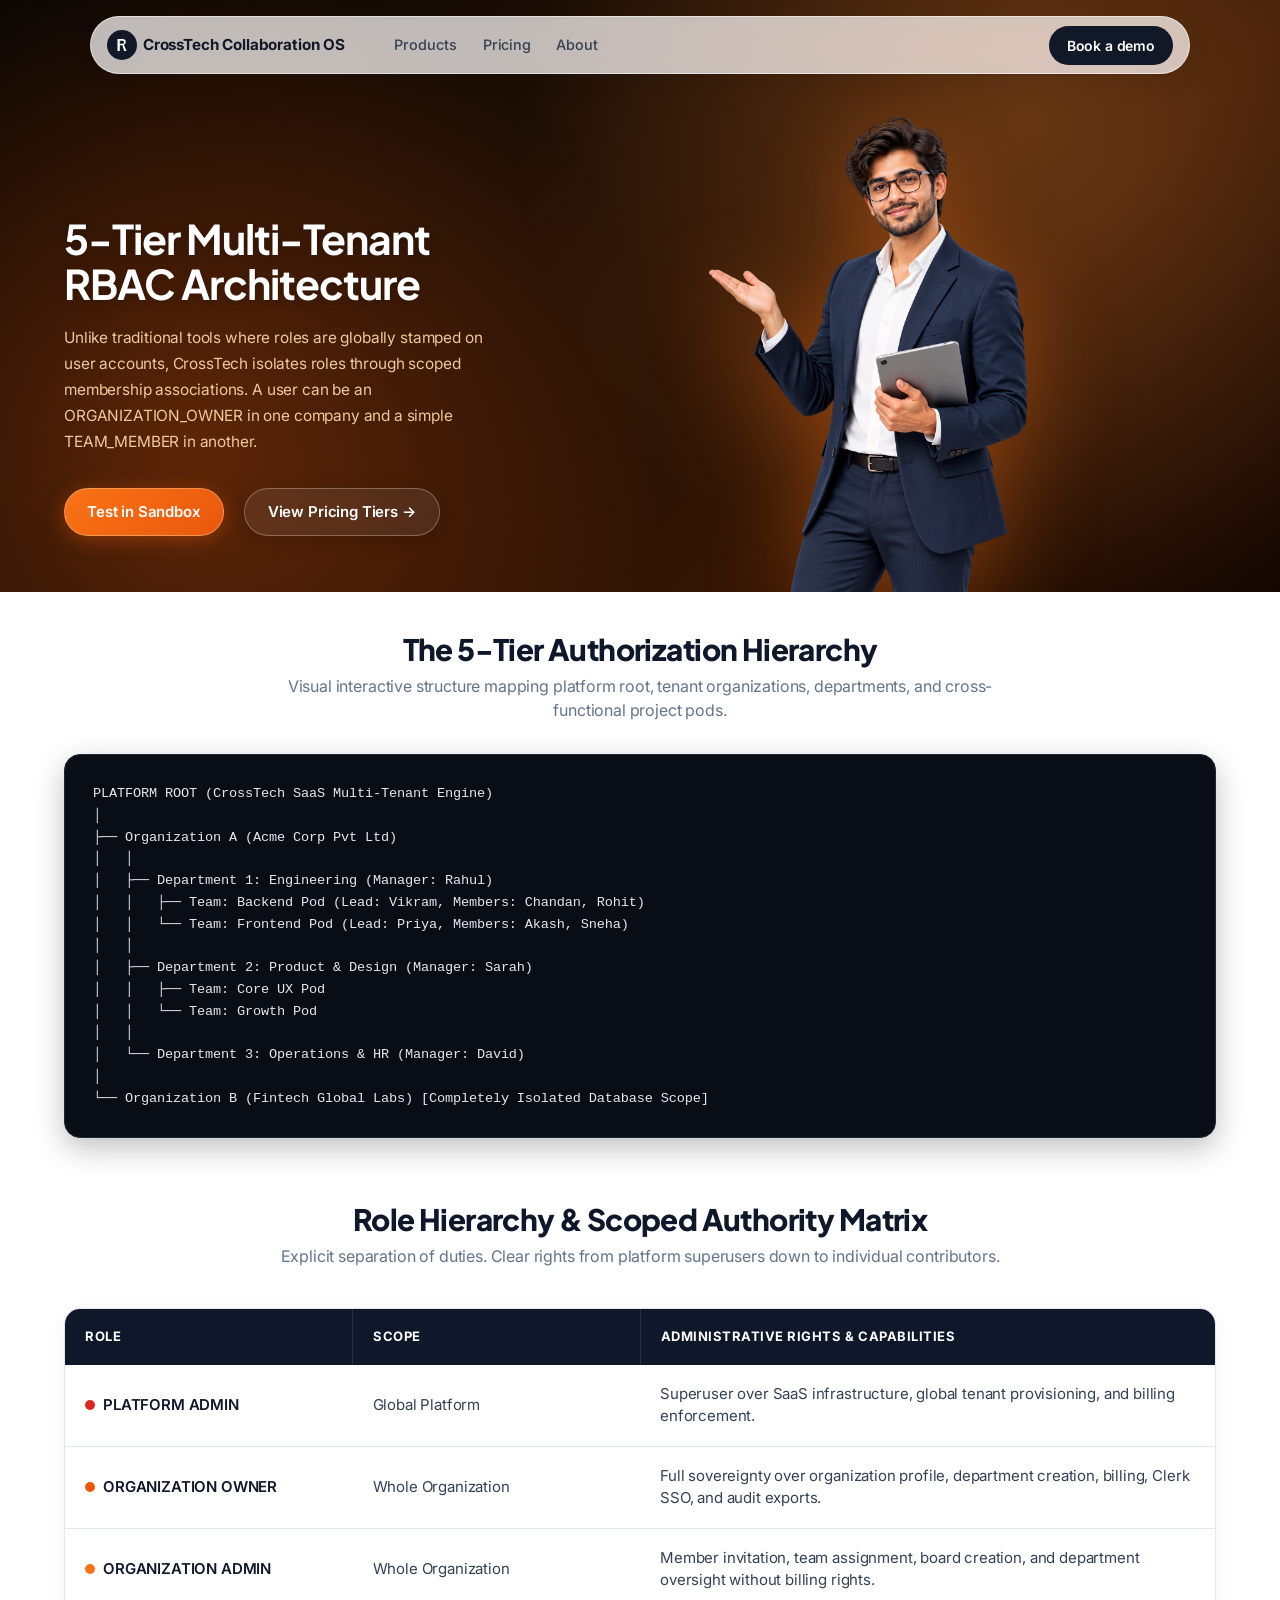
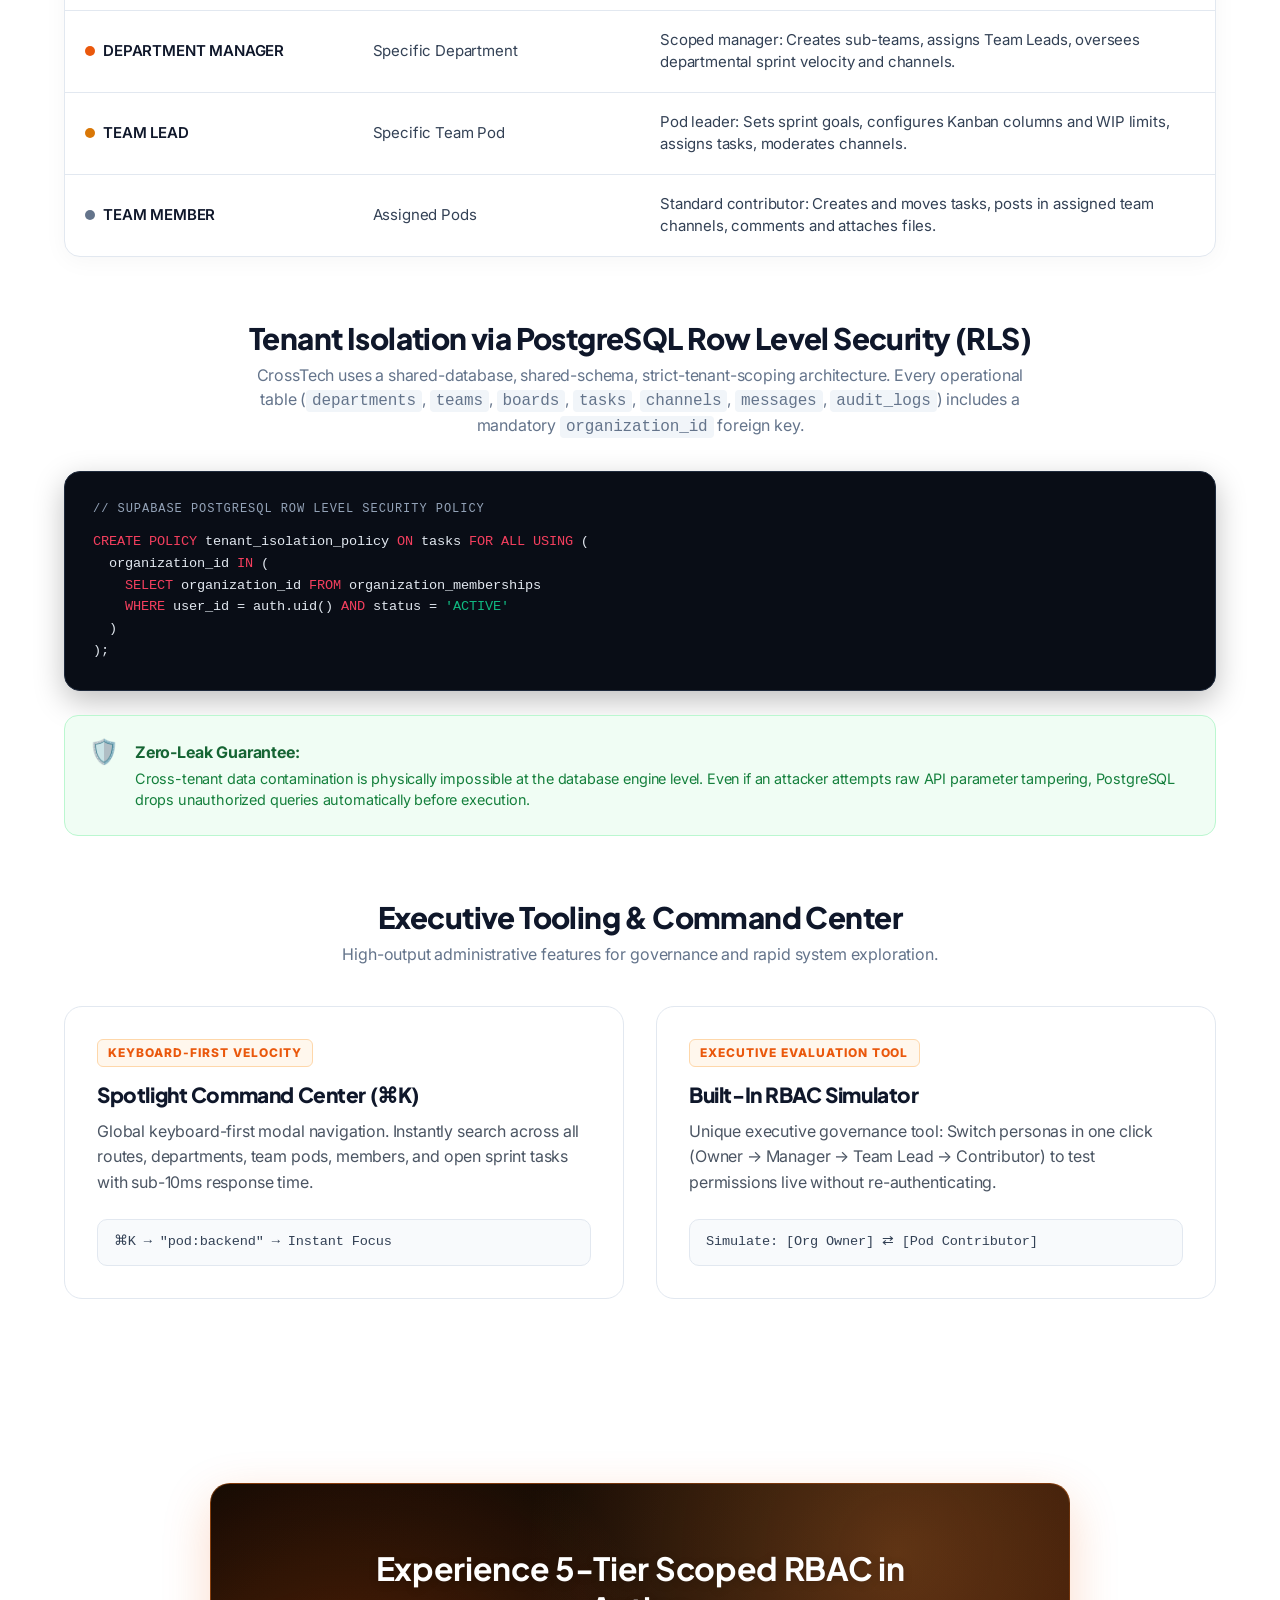
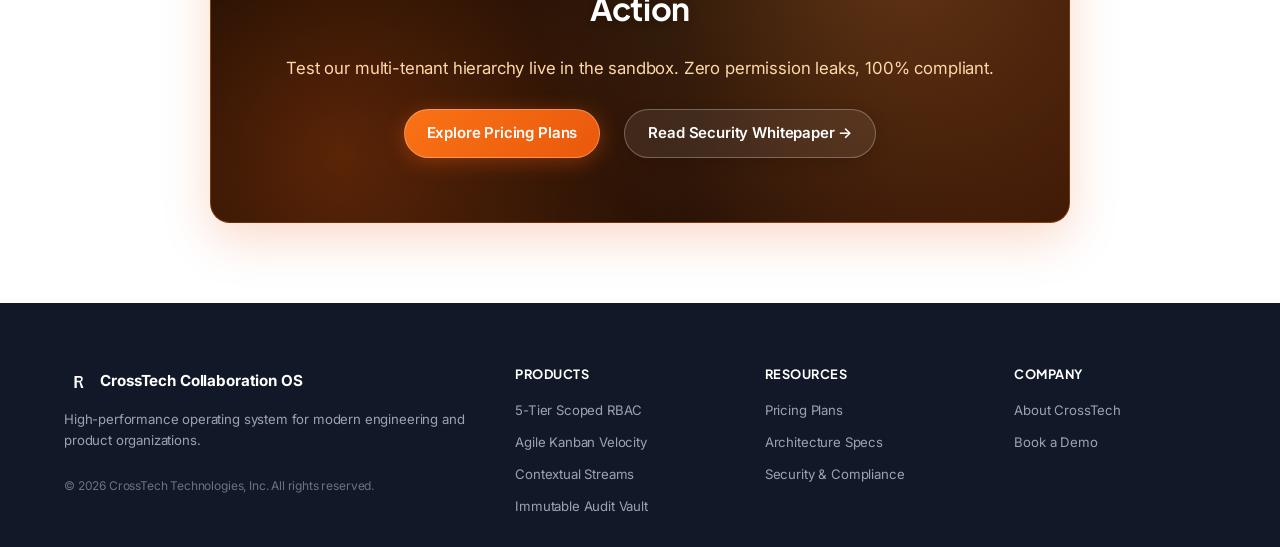
<file: product/hierarchy.html>
﻿<!DOCTYPE html>
<html lang="en">

<head>
  <meta charset="UTF-8" />
  <meta name="viewport" content="width=device-width, initial-scale=1.0" />
  <title>5-Tier Multi-Tenant RBAC Architecture — CrossTech Collaboration OS</title>
  <meta name="description" content="Enterprise tenancy and authorization engine. Scoped membership associations, hierarchical cascade, and PostgreSQL Row Level Security (RLS) tenant isolation." />
  <link rel="preconnect" href="https://fonts.googleapis.com" />
  <link rel="preconnect" href="https://fonts.gstatic.com" crossorigin />
  <link
    href="https://fonts.googleapis.com/css2?family=Plus+Jakarta+Sans:ital,wght@0,300;0,400;0,500;0,600;0,700;0,800;1,400&family=Inter:wght@400;500;600;700&display=swap"
    rel="stylesheet" />
  <link rel="stylesheet" href="../styles.css" />
</head>

<body>

      <!-- NAV -->
  <header class="nav-wrapper" id="navbar">
    <nav class="nav-inner container">
      <a href="../index.html" class="nav-logo" aria-label="CrossTech Collaboration OS Home">
        <span class="logo-mark">
          <svg width="18" height="18" viewBox="0 0 24 24" fill="none" aria-hidden="true">
            <path
              d="M6 4h7a4 4 0 0 1 4 4 4 4 0 0 1-2.5 3.7L18 20h-3.2l-2.3-7.8H9V20H6V4zm3 2.4v3.8h4a1.6 1.6 0 0 0 1.6-1.9A1.6 1.6 0 0 0 13 6.4H9z"
              fill="white" />
          </svg>
        </span>
        <span class="logo-text">CrossTech Collaboration OS</span>
      </a>
      <ul class="nav-links" role="list">
        <li class="nav-item has-dropdown">
          <button class="nav-btn" aria-haspopup="true" aria-expanded="false">Products <span class="chevron">&#8964;</span></button>
          <div class="mega-menu mega-products" role="menu">
            <div class="mega-body" style="grid-template-columns: 1fr; max-width: 860px;">
              <div class="mega-left" style="padding: 1.5rem 1.5rem; border-right: none;">
                <p class="mega-section-label">STRATEGIC PILLARS</p>
                <div class="mega-cols" style="grid-template-columns: repeat(2, 1fr); gap: 0.75rem;">
                  <a href="../product/hierarchy.html" class="mega-item" role="menuitem">
                    <span class="mega-ico" style="background:#fff7ed;color:#f97316">🏛</span>
                    <div><strong>Strict Scoped RBAC</strong>
                      <p>5-tier cascaded org hierarchy</p>
                    </div>
                  </a>
                  <a href="../product/kanban.html" class="mega-item" role="menuitem">
                    <span class="mega-ico" style="background:#fff7ed;color:#ea580c">⚡</span>
                    <div><strong>Agile Kanban Velocity</strong>
                      <p>Fractional LexoRank &amp; WIP limits</p>
                    </div>
                  </a>
                  <a href="../product/communication.html" class="mega-item" role="menuitem">
                    <span class="mega-ico" style="background:#fff7ed;color:#ea580c">💬</span>
                    <div><strong>Contextual Streams</strong>
                      <p>Real-time scoped WebSocket chat</p>
                    </div>
                  </a>
                  <a href="../product/audit.html" class="mega-item" role="menuitem">
                    <span class="mega-ico" style="background:#fff7ed;color:#ea580c">🔒</span>
                    <div><strong>Immutable Audit Vault</strong>
                      <p>Cryptographic compliance logs</p>
                    </div>
                  </a>
                </div>
              </div>
            </div>
          </div>
        </li>
        <li class="nav-item"><a href="../pricing.html" class="nav-link">Pricing</a></li>
        <li class="nav-item"><a href="../about.html" class="nav-link">About</a></li>
      </ul>
      <div class="nav-actions">
        <a href="#demo" class="btn-nav-demo">Book a demo</a>
      </div>
      <button class="nav-mobile-toggle" aria-label="Open menu" aria-expanded="false">
        <span></span><span></span><span></span>
      </button>
    </nav>
  </header>

  <!-- HIERARCHY HERO -->
  <section class="hero" id="hierarchy-hero">
    <div class="hero-inner container">
      <div class="hero-content">
        <h1 style="font-size:clamp(2rem, 3.2vw, 2.85rem); margin-top:0;">5-Tier Multi-Tenant<br>RBAC Architecture</h1>
        <p class="hero-sub" style="max-width:440px;">Unlike traditional tools where roles are globally stamped on user accounts, CrossTech isolates roles through scoped membership associations. A user can be an ORGANIZATION_OWNER in one company and a simple TEAM_MEMBER in another.</p>
        <div class="hero-ctas" style="margin-top:1.5rem;">
          <a href="#demo" class="btn btn-demo">Test in Sandbox</a>
          <a href="../pricing.html" class="btn-secondary-glass">View Pricing Tiers →</a>
        </div>
      </div>
      <div class="hero-visual" aria-hidden="true">
        <img src="../images/5tierhero.png" alt="5-Tier Multi-Tenant RBAC Architecture" class="hero-img" style="max-height:480px; object-fit:contain; filter:drop-shadow(0 20px 45px rgba(249, 115, 22, 0.4));" />
      </div>
    </div>
  </section>

  <!-- HIERARCHY VISUAL TREE SECTION -->
  <section class="section" style="padding: 2.5rem 0 4rem;">
    <div class="container">

      <!-- THE 5-TIER AUTHORIZATION TREE -->
      <div style="margin-bottom: 4rem;">
        <div style="text-align:center; max-width:760px; margin:0 auto 2rem;">
          <h2 style="font-size: 1.85rem; font-weight: 800; color: #0f172a; margin-bottom: 0.5rem;">The 5-Tier Authorization Hierarchy</h2>
          <p style="color: #64748b;">Visual interactive structure mapping platform root, tenant organizations, departments, and cross-functional project pods.</p>
        </div>

        <div class="dark-box">
          <pre>PLATFORM ROOT (CrossTech SaaS Multi-Tenant Engine)
│
├── Organization A (Acme Corp Pvt Ltd)
│   │
│   ├── Department 1: Engineering (Manager: Rahul)
│   │   ├── Team: Backend Pod (Lead: Vikram, Members: Chandan, Rohit)
│   │   └── Team: Frontend Pod (Lead: Priya, Members: Akash, Sneha)
│   │
│   ├── Department 2: Product &amp; Design (Manager: Sarah)
│   │   ├── Team: Core UX Pod
│   │   └── Team: Growth Pod
│   │
│   └── Department 3: Operations &amp; HR (Manager: David)
│
└── Organization B (Fintech Global Labs) [Completely Isolated Database Scope]</pre>
        </div>
      </div>

      <!-- ROLE HIERARCHY & SCOPED AUTHORITY MATRIX -->
      <div style="margin-bottom: 4rem;">
        <div style="text-align:center; max-width:760px; margin:0 auto 2rem;">
          <h2 style="font-size: 1.85rem; font-weight: 800; color: #0f172a; margin-bottom: 0.5rem;">Role Hierarchy &amp; Scoped Authority Matrix</h2>
          <p style="color: #64748b;">Explicit separation of duties. Clear rights from platform superusers down to individual contributors.</p>
        </div>

        <div class="comp-table-wrap">
          <table class="comp-table">
            <thead>
              <tr>
                <th style="width: 25%;">ROLE</th>
                <th style="width: 25%;">SCOPE</th>
                <th style="width: 50%;">ADMINISTRATIVE RIGHTS &amp; CAPABILITIES</th>
              </tr>
            </thead>
            <tbody>
              <tr>
                <td class="feat-name"><span style="display:inline-block; width:10px; height:10px; border-radius:50%; background:#dc2626; margin-right:8px;"></span>PLATFORM ADMIN</td>
                <td>Global Platform</td>
                <td>Superuser over SaaS infrastructure, global tenant provisioning, and billing enforcement.</td>
              </tr>
              <tr>
                <td class="feat-name"><span style="display:inline-block; width:10px; height:10px; border-radius:50%; background:#ea580c; margin-right:8px;"></span>ORGANIZATION OWNER</td>
                <td>Whole Organization</td>
                <td>Full sovereignty over organization profile, department creation, billing, Clerk SSO, and audit exports.</td>
              </tr>
              <tr>
                <td class="feat-name"><span style="display:inline-block; width:10px; height:10px; border-radius:50%; background:#f97316; margin-right:8px;"></span>ORGANIZATION ADMIN</td>
                <td>Whole Organization</td>
                <td>Member invitation, team assignment, board creation, and department oversight without billing rights.</td>
              </tr>
              <tr>
                <td class="feat-name"><span style="display:inline-block; width:10px; height:10px; border-radius:50%; background:#ea580c; margin-right:8px;"></span>DEPARTMENT MANAGER</td>
                <td>Specific Department</td>
                <td>Scoped manager: Creates sub-teams, assigns Team Leads, oversees departmental sprint velocity and channels.</td>
              </tr>
              <tr>
                <td class="feat-name"><span style="display:inline-block; width:10px; height:10px; border-radius:50%; background:#d97706; margin-right:8px;"></span>TEAM LEAD</td>
                <td>Specific Team Pod</td>
                <td>Pod leader: Sets sprint goals, configures Kanban columns and WIP limits, assigns tasks, moderates channels.</td>
              </tr>
              <tr>
                <td class="feat-name"><span style="display:inline-block; width:10px; height:10px; border-radius:50%; background:#64748b; margin-right:8px;"></span>TEAM MEMBER</td>
                <td>Assigned Pods</td>
                <td>Standard contributor: Creates and moves tasks, posts in assigned team channels, comments and attaches files.</td>
              </tr>
            </tbody>
          </table>
        </div>
      </div>

      <!-- POSTGRESQL ROW LEVEL SECURITY (RLS) -->
      <div style="margin-bottom: 4rem;">
        <div style="text-align:center; max-width:800px; margin:0 auto 2rem;">
          <h2 style="font-size: 1.85rem; font-weight: 800; color: #0f172a; margin-bottom: 0.5rem;">Tenant Isolation via PostgreSQL Row Level Security (RLS)</h2>
          <p style="color: #64748b;">CrossTech uses a shared-database, shared-schema, strict-tenant-scoping architecture. Every operational table (<code style="background:#f1f5f9; padding:2px 6px; border-radius:4px;">departments</code>, <code style="background:#f1f5f9; padding:2px 6px; border-radius:4px;">teams</code>, <code style="background:#f1f5f9; padding:2px 6px; border-radius:4px;">boards</code>, <code style="background:#f1f5f9; padding:2px 6px; border-radius:4px;">tasks</code>, <code style="background:#f1f5f9; padding:2px 6px; border-radius:4px;">channels</code>, <code style="background:#f1f5f9; padding:2px 6px; border-radius:4px;">messages</code>, <code style="background:#f1f5f9; padding:2px 6px; border-radius:4px;">audit_logs</code>) includes a mandatory <code style="background:#f1f5f9; padding:2px 6px; border-radius:4px;">organization_id</code> foreign key.</p>
        </div>

        <div class="dark-box" style="margin-bottom: 1.5rem;">
          <div style="color:#94a3b8; font-size:0.75rem; letter-spacing:0.08em; text-transform:uppercase; margin-bottom:0.75rem;">// Supabase PostgreSQL Row Level Security Policy</div>
          <pre><span style="color:#f43f5e;">CREATE POLICY</span> tenant_isolation_policy <span style="color:#f43f5e;">ON</span> tasks <span style="color:#f43f5e;">FOR ALL USING</span> (
  organization_id <span style="color:#f43f5e;">IN</span> (
    <span style="color:#f43f5e;">SELECT</span> organization_id <span style="color:#f43f5e;">FROM</span> organization_memberships
    <span style="color:#f43f5e;">WHERE</span> user_id = auth.uid() <span style="color:#f43f5e;">AND</span> status = <span style="color:#10b981;">'ACTIVE'</span>
  )
);</pre>
        </div>

        <div style="background:#f0fdf4; border:1px solid #bbf7d0; border-radius:14px; padding:1.5rem; display:flex; align-items:flex-start; gap:1rem;">
          <div style="font-size:1.5rem; line-height:1;">🛡️</div>
          <div>
            <strong style="color:#166534; font-size:1rem; display:block; margin-bottom:0.25rem;">Zero-Leak Guarantee:</strong>
            <p style="color:#15803d; font-size:0.9rem; line-height:1.5; margin:0;">Cross-tenant data contamination is physically impossible at the database engine level. Even if an attacker attempts raw API parameter tampering, PostgreSQL drops unauthorized queries automatically before execution.</p>
          </div>
        </div>
      </div>

      <!-- SPOTLIGHT COMMAND & RBAC SIMULATOR -->
      <div>
        <div style="text-align:center; max-width:760px; margin:0 auto 2rem;">
          <h2 style="font-size: 1.85rem; font-weight: 800; color: #0f172a; margin-bottom: 0.5rem;">Executive Tooling &amp; Command Center</h2>
          <p style="color: #64748b;">High-output administrative features for governance and rapid system exploration.</p>
        </div>

        <div class="feature-showcase-grid">
          <!-- Spotlight Command Center -->
          <div class="showcase-card">
            <span class="showcase-badge">KEYBOARD-FIRST VELOCITY</span>
            <h3 style="font-size:1.3rem; font-weight:800; margin-bottom:0.75rem; color:#0f172a;">Spotlight Command Center (⌘K)</h3>
            <p style="color:#4b5563; line-height:1.6; margin-bottom:1.5rem;">Global keyboard-first modal navigation. Instantly search across all routes, departments, team pods, members, and open sprint tasks with sub-10ms response time.</p>
            <div style="margin-top:auto; background:#f8fafc; border:1px solid #e2e8f0; border-radius:10px; padding:0.75rem 1rem; font-family:monospace; font-size:0.85rem; color:#334155;">
              ⌘K → "pod:backend" → Instant Focus
            </div>
          </div>

          <!-- Built-In RBAC Simulator -->
          <div class="showcase-card">
            <span class="showcase-badge" style="color:#ea580c; background:#fff7ed; border-color:#fed7aa;">EXECUTIVE EVALUATION TOOL</span>
            <h3 style="font-size:1.3rem; font-weight:800; margin-bottom:0.75rem; color:#0f172a;">Built-In RBAC Simulator</h3>
            <p style="color:#4b5563; line-height:1.6; margin-bottom:1.5rem;">Unique executive governance tool: Switch personas in one click (Owner → Manager → Team Lead → Contributor) to test permissions live without re-authenticating.</p>
            <div style="margin-top:auto; background:#f8fafc; border:1px solid #e2e8f0; border-radius:10px; padding:0.75rem 1rem; font-family:monospace; font-size:0.85rem; color:#334155;">
              Simulate: [Org Owner] ⇄ [Pod Contributor]
            </div>
          </div>
        </div>
      </div>

    </div>
  </section>

  <!-- CTA BANNER -->
  <section class="cta-banner section" id="demo">
    <div class="container">
      <div class="cta-card">
        <h2>Experience 5-Tier Scoped RBAC in Action</h2>
        <p style="color:#fed7aa; font-size:1.05rem; margin-top:0.75rem; margin-bottom:1.75rem;">Test our multi-tenant hierarchy live in the sandbox. Zero permission leaks, 100% compliant.</p>
        <div style="display:flex; justify-content:center; gap:1rem; flex-wrap:wrap;">
          <a href="../pricing.html" class="btn btn-demo">Explore Pricing Plans</a>
          <a href="../product/hierarchy.html" class="btn-secondary-glass">Read Security Whitepaper →</a>
        </div>
      </div>
    </div>
  </section>

  <!-- FOOTER -->
  <footer class="site-footer">
    <div class="container footer-inner">
      <div class="footer-col footer-brand">
        <a href="../index.html" class="nav-logo">
          <span class="logo-mark"><svg width="18" height="18" viewBox="0 0 24 24" fill="none">
              <path
                d="M6 4h7a4 4 0 0 1 4 4 4 4 0 0 1-2.5 3.7L18 20h-3.2l-2.3-7.8H9V20H6V4zm3 2.4v3.8h4a1.6 1.6 0 0 0 1.6-1.9A1.6 1.6 0 0 0 13 6.4H9z"
                fill="white" />
            </svg></span>
          <span class="logo-text">CrossTech Collaboration OS</span>
        </a>
        <p class="footer-tagline">High-performance operating system for modern engineering and product organizations.</p>
        <p class="footer-copy">&#xa9; 2026 CrossTech Technologies, Inc. All rights reserved.</p>
      </div>
      <div class="footer-col">
        <h4>Products</h4>
        <ul>
          <li><a href="../product/hierarchy.html">5-Tier Scoped RBAC</a></li>
          <li><a href="../product/kanban.html">Agile Kanban Velocity</a></li>
          <li><a href="../product/communication.html">Contextual Streams</a></li>
          <li><a href="../product/audit.html">Immutable Audit Vault</a></li>
        </ul>
      </div>
      <div class="footer-col">
        <h4>Resources</h4>
        <ul>
          <li><a href="../pricing.html">Pricing Plans</a></li>
          <li><a href="../product/hierarchy.html">Architecture Specs</a></li>
          <li><a href="../product/audit.html">Security &amp; Compliance</a></li>
        </ul>
      </div>
      <div class="footer-col">
        <h4>Company</h4>
        <ul>
          <li><a href="../about.html">About CrossTech</a></li>
          <li><a href="#demo">Book a Demo</a></li>
        </ul>
      </div>
    </div>
  </footer>

  <script src="../app.js"></script>
</body>

</html>
</file>
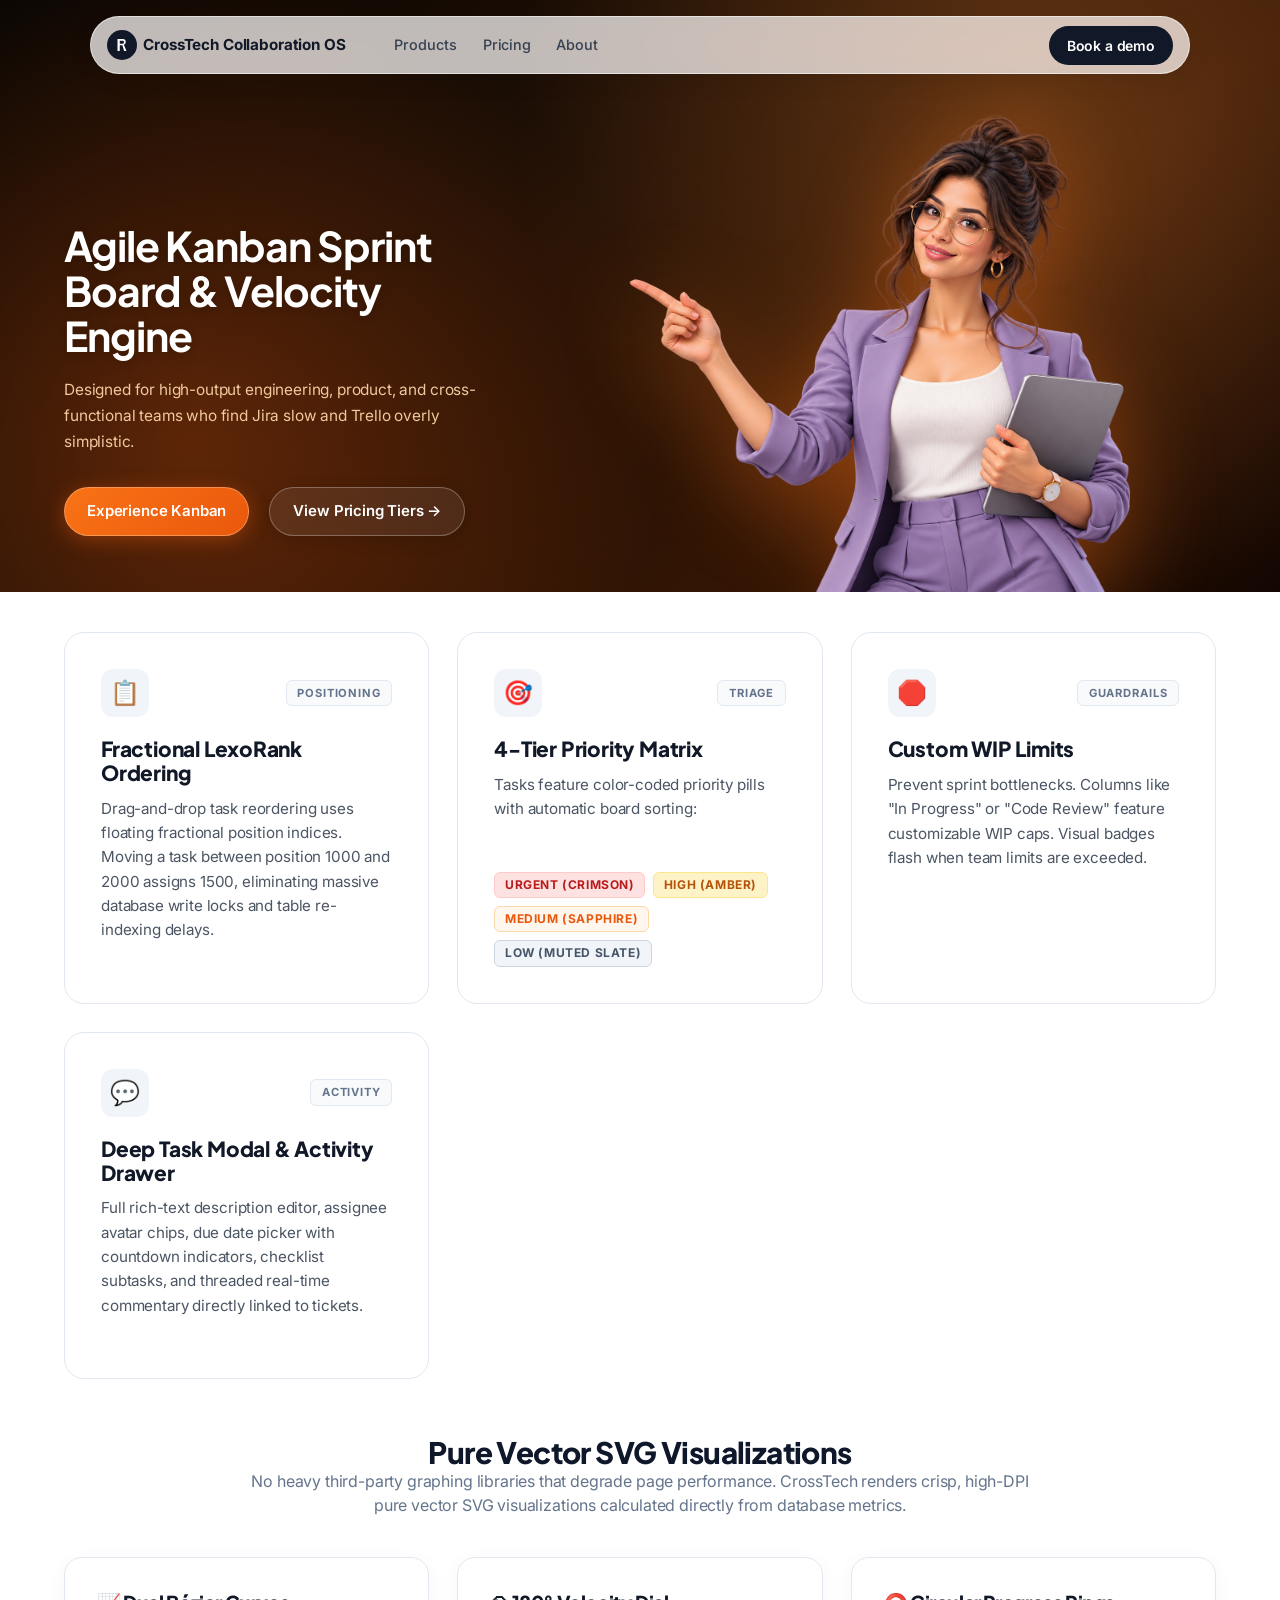
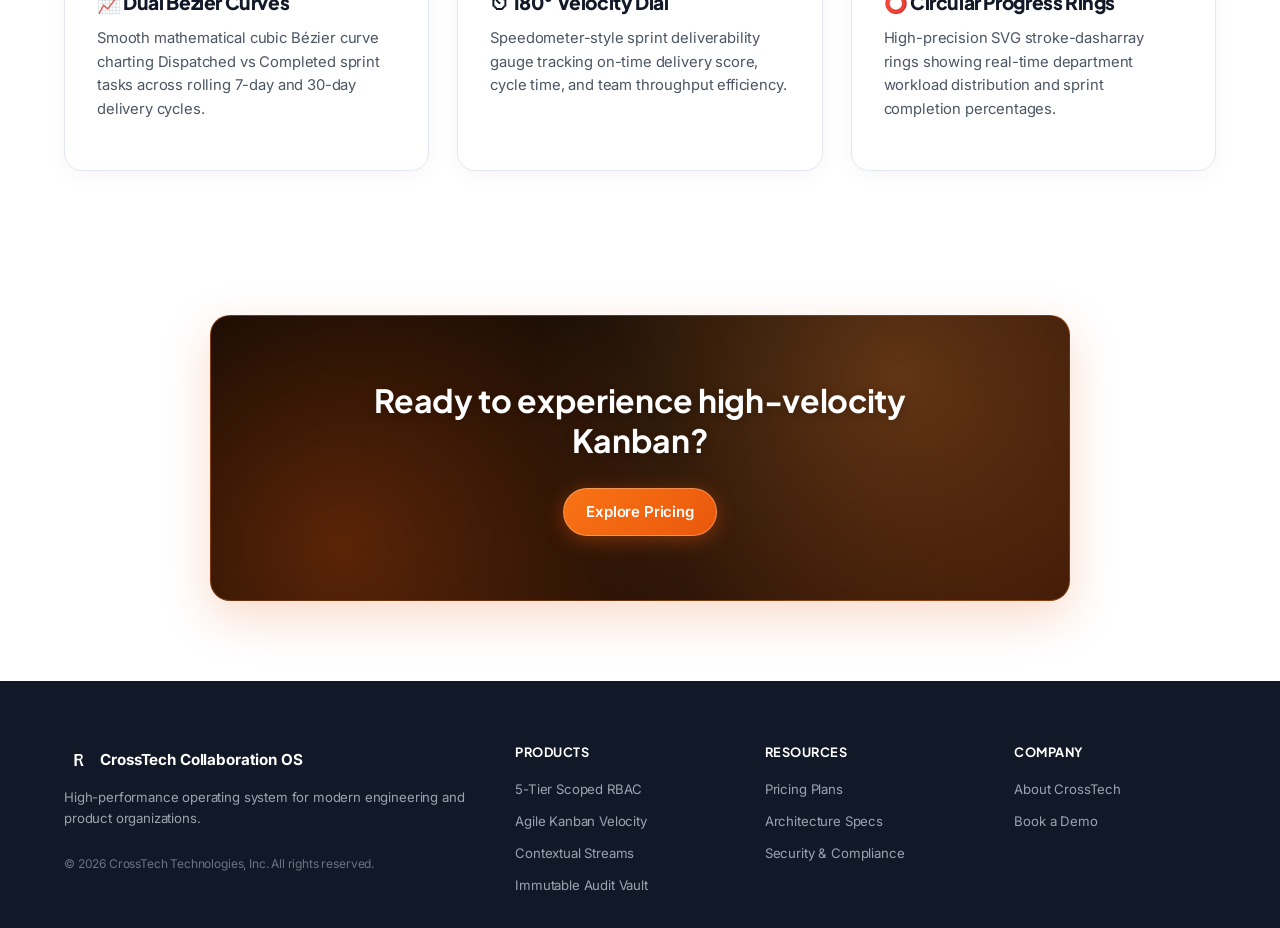
<file: product/kanban.html>
﻿<!DOCTYPE html>
<html lang="en">
<head>
  <meta charset="UTF-8" />
  <meta name="viewport" content="width=device-width, initial-scale=1.0" />
  <title>Agile Kanban Sprint Board &amp; Velocity Engine — CrossTech Collaboration OS</title>
  <meta name="description" content="Designed for high-output engineering teams. Fractional LexoRank ordering, 4-tier priority matrix, custom WIP limits, and pure vector SVG Bézier velocity charts." />
  <link rel="preconnect" href="https://fonts.googleapis.com" />
  <link rel="preconnect" href="https://fonts.gstatic.com" crossorigin />
  <link href="https://fonts.googleapis.com/css2?family=Plus+Jakarta+Sans:ital,wght@0,300;0,400;0,500;0,600;0,700;0,800;1,400&family=Inter:wght@400;500;600;700&display=swap" rel="stylesheet" />
  <link rel="stylesheet" href="../styles.css" />
</head>
<body>
      <!-- NAV -->
  <header class="nav-wrapper" id="navbar">
    <nav class="nav-inner container">
      <a href="../index.html" class="nav-logo" aria-label="CrossTech Collaboration OS Home">
        <span class="logo-mark">
          <svg width="18" height="18" viewBox="0 0 24 24" fill="none" aria-hidden="true">
            <path
              d="M6 4h7a4 4 0 0 1 4 4 4 4 0 0 1-2.5 3.7L18 20h-3.2l-2.3-7.8H9V20H6V4zm3 2.4v3.8h4a1.6 1.6 0 0 0 1.6-1.9A1.6 1.6 0 0 0 13 6.4H9z"
              fill="white" />
          </svg>
        </span>
        <span class="logo-text">CrossTech Collaboration OS</span>
      </a>
      <ul class="nav-links" role="list">
        <li class="nav-item has-dropdown">
          <button class="nav-btn" aria-haspopup="true" aria-expanded="false">Products <span class="chevron">&#8964;</span></button>
          <div class="mega-menu mega-products" role="menu">
            <div class="mega-body" style="grid-template-columns: 1fr; max-width: 860px;">
              <div class="mega-left" style="padding: 1.5rem 1.5rem; border-right: none;">
                <p class="mega-section-label">STRATEGIC PILLARS</p>
                <div class="mega-cols" style="grid-template-columns: repeat(2, 1fr); gap: 0.75rem;">
                  <a href="../product/hierarchy.html" class="mega-item" role="menuitem">
                    <span class="mega-ico" style="background:#fff7ed;color:#f97316">🏛</span>
                    <div><strong>Strict Scoped RBAC</strong>
                      <p>5-tier cascaded org hierarchy</p>
                    </div>
                  </a>
                  <a href="../product/kanban.html" class="mega-item" role="menuitem">
                    <span class="mega-ico" style="background:#fff7ed;color:#ea580c">⚡</span>
                    <div><strong>Agile Kanban Velocity</strong>
                      <p>Fractional LexoRank &amp; WIP limits</p>
                    </div>
                  </a>
                  <a href="../product/communication.html" class="mega-item" role="menuitem">
                    <span class="mega-ico" style="background:#fff7ed;color:#ea580c">💬</span>
                    <div><strong>Contextual Streams</strong>
                      <p>Real-time scoped WebSocket chat</p>
                    </div>
                  </a>
                  <a href="../product/audit.html" class="mega-item" role="menuitem">
                    <span class="mega-ico" style="background:#fff7ed;color:#ea580c">🔒</span>
                    <div><strong>Immutable Audit Vault</strong>
                      <p>Cryptographic compliance logs</p>
                    </div>
                  </a>
                </div>
              </div>
            </div>
          </div>
        </li>
        <li class="nav-item"><a href="../pricing.html" class="nav-link">Pricing</a></li>
        <li class="nav-item"><a href="../about.html" class="nav-link">About</a></li>
      </ul>
      <div class="nav-actions">
        <a href="#demo" class="btn-nav-demo">Book a demo</a>
      </div>
      <button class="nav-mobile-toggle" aria-label="Open menu" aria-expanded="false">
        <span></span><span></span><span></span>
      </button>
    </nav>
  </header>

  <section class="hero" id="kanban-hero">
    <div class="hero-inner container">
      <div class="hero-content">
        <h1 style="font-size:clamp(2rem, 3.2vw, 2.85rem); margin-top:0;">Agile Kanban Sprint Board &amp; Velocity Engine</h1>
        <p class="hero-sub" style="max-width:440px;">Designed for high-output engineering, product, and cross-functional teams who find Jira slow and Trello overly simplistic.</p>
        <div class="hero-ctas" style="margin-top:1.5rem;">
          <a href="#demo" class="btn btn-demo">Experience Kanban</a>
          <a href="../pricing.html" class="btn-secondary-glass">View Pricing Tiers →</a>
        </div>
      </div>
      <div class="hero-visual" aria-hidden="true">
        <img src="../images/agilehero.png" alt="Agile Kanban Sprint Board &amp; Velocity Engine" class="hero-img" style="max-height:480px; object-fit:contain; filter:drop-shadow(0 20px 45px rgba(249, 115, 22, 0.4));" />
      </div>
    </div>
  </section>

  <section class="section" style="padding: 2.5rem 0 4rem;">
    <div class="container">
      <div class="pillars-grid" style="margin-bottom: 3.5rem;">
        <div class="pillar-card">
          <div class="pillar-header-row"><div class="pillar-icon-box">📋</div><span class="pillar-tag">POSITIONING</span></div>
          <h3>Fractional LexoRank Ordering</h3>
          <p>Drag-and-drop task reordering uses floating fractional position indices. Moving a task between position 1000 and 2000 assigns 1500, eliminating massive database write locks and table re-indexing delays.</p>
        </div>

        <div class="pillar-card">
          <div class="pillar-header-row"><div class="pillar-icon-box">🎯</div><span class="pillar-tag">TRIAGE</span></div>
          <h3>4-Tier Priority Matrix</h3>
          <p>Tasks feature color-coded priority pills with automatic board sorting:</p>
          <div style="display:flex; flex-wrap:wrap; gap:0.5rem; margin-top:1rem;">
            <span class="prio-pill prio-urgent">URGENT (Crimson)</span>
            <span class="prio-pill prio-high">HIGH (Amber)</span>
            <span class="prio-pill prio-medium">MEDIUM (Sapphire)</span>
            <span class="prio-pill prio-low">LOW (Muted Slate)</span>
          </div>
        </div>

        <div class="pillar-card">
          <div class="pillar-header-row"><div class="pillar-icon-box">🛑</div><span class="pillar-tag">GUARDRAILS</span></div>
          <h3>Custom WIP Limits</h3>
          <p>Prevent sprint bottlenecks. Columns like "In Progress" or "Code Review" feature customizable WIP caps. Visual badges flash when team limits are exceeded.</p>
        </div>

        <div class="pillar-card">
          <div class="pillar-header-row"><div class="pillar-icon-box">💬</div><span class="pillar-tag">ACTIVITY</span></div>
          <h3>Deep Task Modal &amp; Activity Drawer</h3>
          <p>Full rich-text description editor, assignee avatar chips, due date picker with countdown indicators, checklist subtasks, and threaded real-time commentary directly linked to tickets.</p>
        </div>
      </div>

      <!-- Module 4: Executive Analytics -->
      <div style="text-align:center; max-width:800px; margin:0 auto 2.5rem;">
        <h2 style="font-size:1.85rem; font-weight:800; color:#0f172a; margin-top:0;">Pure Vector SVG Visualizations</h2>
        <p style="color:#64748b;">No heavy third-party graphing libraries that degrade page performance. CrossTech renders crisp, high-DPI pure vector SVG visualizations calculated directly from database metrics.</p>
      </div>

      <div class="chaos-cards-grid">
        <div class="chaos-card">
          <h3 style="font-size:1.2rem; font-weight:800;">📈 Dual Bézier Curves</h3>
          <p style="color:#4b5563; font-size:0.925rem; line-height:1.6;">Smooth mathematical cubic Bézier curve charting Dispatched vs Completed sprint tasks across rolling 7-day and 30-day delivery cycles.</p>
        </div>
        <div class="chaos-card">
          <h3 style="font-size:1.2rem; font-weight:800;">⏲ 180° Velocity Dial</h3>
          <p style="color:#4b5563; font-size:0.925rem; line-height:1.6;">Speedometer-style sprint deliverability gauge tracking on-time delivery score, cycle time, and team throughput efficiency.</p>
        </div>
        <div class="chaos-card">
          <h3 style="font-size:1.2rem; font-weight:800;">⭕ Circular Progress Rings</h3>
          <p style="color:#4b5563; font-size:0.925rem; line-height:1.6;">High-precision SVG stroke-dasharray rings showing real-time department workload distribution and sprint completion percentages.</p>
        </div>
      </div>
    </div>
  </section>

  <!-- CTA -->
  <section class="cta-banner section" id="demo"><div class="container"><div class="cta-card"><h2>Ready to experience high-velocity Kanban?</h2><div style="margin-top:1.5rem;"><a href="../pricing.html" class="btn btn-demo">Explore Pricing</a></div></div></div></section>

  <!-- FOOTER -->
  <footer class="site-footer">
    <div class="container footer-inner">
      <div class="footer-col footer-brand">
        <a href="../index.html" class="nav-logo">
          <span class="logo-mark"><svg width="18" height="18" viewBox="0 0 24 24" fill="none">
              <path
                d="M6 4h7a4 4 0 0 1 4 4 4 4 0 0 1-2.5 3.7L18 20h-3.2l-2.3-7.8H9V20H6V4zm3 2.4v3.8h4a1.6 1.6 0 0 0 1.6-1.9A1.6 1.6 0 0 0 13 6.4H9z"
                fill="white" />
            </svg></span>
          <span class="logo-text">CrossTech Collaboration OS</span>
        </a>
        <p class="footer-tagline">High-performance operating system for modern engineering and product organizations.</p>
        <p class="footer-copy">&#xa9; 2026 CrossTech Technologies, Inc. All rights reserved.</p>
      </div>
      <div class="footer-col">
        <h4>Products</h4>
        <ul>
          <li><a href="../product/hierarchy.html">5-Tier Scoped RBAC</a></li>
          <li><a href="../product/kanban.html">Agile Kanban Velocity</a></li>
          <li><a href="../product/communication.html">Contextual Streams</a></li>
          <li><a href="../product/audit.html">Immutable Audit Vault</a></li>
        </ul>
      </div>
      <div class="footer-col">
        <h4>Resources</h4>
        <ul>
          <li><a href="../pricing.html">Pricing Plans</a></li>
          <li><a href="../product/hierarchy.html">Architecture Specs</a></li>
          <li><a href="../product/audit.html">Security &amp; Compliance</a></li>
        </ul>
      </div>
      <div class="footer-col">
        <h4>Company</h4>
        <ul>
          <li><a href="../about.html">About CrossTech</a></li>
          <li><a href="#demo">Book a Demo</a></li>
        </ul>
      </div>
    </div>
  </footer>

  <script src="../app.js"></script>
</body>
</html>
</file>
<file: styles.css>
﻿/* ================================================================
   EmployeeOS — Styles matching Remote.com reference design
   ================================================================ */

*,
*::before,
*::after {
  box-sizing: border-box;
  margin: 0;
  padding: 0;
}

:root {
  --blue: #f97316;
  --orange: #f97316;
  --orange-hover: #ea580c;
  --orange-light: #fff7ed;
  --orange-border: #fed7aa;
  --blue-hover: #ea580c;
  --black: #0a0a0a;
  --near-black: #111827;
  --gray-900: #1f2937;
  --gray-700: #374151;
  --gray-500: #6b7280;
  --gray-400: #9ca3af;
  --gray-200: #e5e7eb;
  --gray-100: #f3f4f6;
  --gray-50: #f9fafb;
  --white: #ffffff;
  --green: #16a34a;
  --red-label: #ea580c;
  --navy: #0f172a;
  --navy-card: #1e3a5f;
  --font: 'PP Mori', 'Plus Jakarta Sans', Inter, -apple-system, BlinkMacSystemFont, 'Segoe UI', Roboto, sans-serif;
  --font-display: 'PP Mori', 'Plus Jakarta Sans', sans-serif;
  --font-body: Inter, -apple-system, BlinkMacSystemFont, 'Segoe UI', Roboto, sans-serif;
  --radius: 12px;
  --radius-sm: 8px;
  --radius-lg: 20px;
  --shadow-sm: 0 1px 3px rgba(0, 0, 0, .08);
  --shadow-md: 0 4px 16px rgba(0, 0, 0, .1);
  --shadow-lg: 0 12px 40px rgba(0, 0, 0, .15);
  --t: 0.2s ease;
}

html {
  scroll-behavior: smooth;
  font-size: 16px;
  overflow-x: clip;
}

body {
  font-family: var(--font-body);
  font-size: 16px;
  line-height: 1.5;
  letter-spacing: -0.01em;
  color: var(--gray-900);
  background: var(--white);
  -webkit-font-smoothing: antialiased;
  -moz-osx-font-smoothing: grayscale;
  font-optical-sizing: auto;
  overflow-x: clip;
}

/* Display / heading type — PP Mori feel via Plus Jakarta Sans */
h1,
h2,
h3,
h4 {
  font-family: var(--font-display);
  font-optical-sizing: auto;
  font-weight: 700;
  letter-spacing: -0.02em;
  line-height: 1.15;
}

h1 {
  font-weight: 700;
}

h2 {
  font-weight: 700;
}

h3 {
  font-weight: 600;
}

h4 {
  font-weight: 600;
  letter-spacing: -0.01em;
}

a {
  text-decoration: none;
  color: inherit;
}

ul {
  list-style: none;
}

img {
  max-width: 100%;
  display: block;
}

.container {
  max-width: 1200px;
  margin: 0 auto;
  padding: 0 1.5rem;
}

.section {
  padding: 80px 0;
}

/* ================================================================
   BUTTONS
   ================================================================ */
.btn {
  display: inline-flex;
  align-items: center;
  gap: .375rem;
  font-weight: 600;
  font-size: .9375rem;
  cursor: pointer;
  transition: all var(--t);
  border: none;
  font-family: var(--font-body);
  text-decoration: none;
}

/* Hero CTA - blue filled pill (Book a demo) */
.btn-demo {
  background: var(--blue);
  color: var(--white);
  padding: .75rem 1.375rem;
  border-radius: 100px;
  border: 2px solid var(--blue);
}

.btn-demo:hover {
  background: var(--blue-hover);
  border-color: var(--blue-hover);
  transform: translateY(-1px);
}

/* Hero secondary CTA - outline */
.btn-signup {
  background: var(--white);
  color: var(--gray-900);
  padding: .75rem 1.375rem;
  border-radius: 100px;
  border: 1.5px solid #d1d5db;
}

.btn-signup:hover {
  border-color: var(--gray-400);
  background: var(--gray-50);
}

/* Navbar Book a demo - BLACK pill (matches Remote.com) */
.btn-nav-demo {
  background: var(--near-black);
  color: var(--white);
  padding: .5625rem 1.125rem;
  border-radius: 100px;
  border: none;
  font-weight: 600;
  font-size: .875rem;
  font-family: var(--font-body);
  cursor: pointer;
  transition: background var(--t), transform var(--t);
  text-decoration: none;
  display: inline-flex;
  align-items: center;
}

.btn-nav-demo:hover {
  background: #2d2d2d;
  transform: translateY(-1px);
}

.btn-pill-outline {
  background: var(--white);
  color: var(--gray-900);
  border: 1.5px solid var(--gray-200);
  padding: .75rem 1.75rem;
  border-radius: 100px;
  font-weight: 600;
  font-size: .9375rem;
  transition: all var(--t);
}

.btn-pill-outline:hover {
  border-color: var(--gray-400);
  background: var(--gray-50);
}

/* ================================================================
   NAVIGATION
   ================================================================ */
.nav-wrapper {
  position: fixed;
  top: 1rem;
  left: 50%;
  transform: translateX(-50%);
  z-index: 1000;
  width: calc(100% - 2.5rem);
  max-width: 1100px;
  background: rgba(255, 255, 255, 0.72);
  backdrop-filter: blur(18px) saturate(180%);
  -webkit-backdrop-filter: blur(18px) saturate(180%);
  border: 1px solid rgba(255, 255, 255, 0.55);
  border-radius: 100px;
  box-shadow: 0 4px 24px rgba(0, 0, 0, .08), 0 1px 4px rgba(0, 0, 0, .04);
  transition: box-shadow var(--t), background var(--t);
}

.nav-wrapper.scrolled {
  background: rgba(255, 255, 255, 0.88);
  box-shadow: 0 8px 32px rgba(0, 0, 0, .12), 0 2px 8px rgba(0, 0, 0, .06);
}

.nav-inner {
  display: flex;
  align-items: center;
  height: 56px;
  padding: 0 1rem;
  gap: .25rem;
}

.nav-logo {
  display: flex;
  align-items: center;
  gap: .4rem;
  font-weight: 700;
  font-size: .975rem;
  color: var(--near-black);
  margin-right: 2rem;
  flex-shrink: 0;
  letter-spacing: -0.01em;
}

.logo-mark {
  width: 30px;
  height: 30px;
  border-radius: 50%;
  background: var(--near-black);
  display: flex;
  align-items: center;
  justify-content: center;
  flex-shrink: 0;
}

.logo-text {
  font-weight: 700;
  font-size: .95rem;
  letter-spacing: -.01em;
}

.nav-links {
  display: flex;
  align-items: center;
  gap: 0;
  flex: 1;
}

.nav-item {
  position: relative;
}

.nav-link,
.nav-btn {
  display: flex;
  align-items: center;
  gap: .3rem;
  padding: .5rem .8rem;
  border-radius: 100px;
  font-weight: 500;
  font-size: .9rem;
  color: #374151;
  background: none;
  border: none;
  cursor: pointer;
  font-family: var(--font-body);
  white-space: nowrap;
  transition: background var(--t), color var(--t);
}

.nav-link:hover,
.nav-btn:hover {
  background: var(--gray-100);
  color: var(--near-black);
}

.nav-item.open>.nav-btn {
  background: var(--near-black);
  color: var(--white);
  border-radius: 100px;
}

.nav-item.open>.nav-btn:hover {
  background: var(--gray-900);
}

.chevron {
  font-size: .65rem;
  display: none;
  transition: transform var(--t);
  opacity: .7;
}

.nav-item.open .chevron {
  transform: rotate(180deg);
}

.nav-item.open>.nav-btn .chevron {
  color: rgba(255, 255, 255, .7);
}

.nav-actions {
  display: flex;
  align-items: center;
  gap: .5rem;
  margin-left: auto;
  flex-shrink: 0;
}

.nav-lang {
  display: flex;
  align-items: center;
  gap: .2rem;
  font-size: .875rem;
  font-weight: 500;
  color: var(--gray-700);
  padding: .5rem .6rem;
  border-radius: 100px;
  cursor: pointer;
  transition: background var(--t);
  border: 1px solid var(--gray-200);
}

.nav-lang:hover {
  background: var(--gray-100);
}

/* ---- Mega menus ---- */
.mega-menu {
  position: fixed;
  top: calc(1rem + 56px + .75rem);
  /* pill top + pill height + gap */
  left: 50%;
  transform: translateX(-50%) translateY(-8px);
  width: calc(100% - 2.5rem);
  max-width: 1100px;
  background: rgba(255, 255, 255, 0.96);
  backdrop-filter: blur(18px) saturate(180%);
  -webkit-backdrop-filter: blur(18px) saturate(180%);
  border: 1px solid rgba(255, 255, 255, 0.6);
  border-radius: 20px;
  box-shadow: 0 12px 40px rgba(0, 0, 0, .12), 0 2px 8px rgba(0, 0, 0, .06);
  opacity: 0;
  pointer-events: none;
  transition: all var(--t);
  z-index: 999;
}

.nav-item.open .mega-menu {
  opacity: 1;
  pointer-events: all;
  transform: translateX(-50%) translateY(0);
}

.mega-body {
  display: grid;
  grid-template-columns: 1fr 260px;
  max-width: 1200px;
  margin: 0 auto;
  padding: 0 1.5rem;
}

.mega-left {
  padding: 1.75rem 2rem 1.75rem 0;
  border-right: 1px solid var(--gray-200);
}

.mega-right {
  padding: 1.75rem 0 1.75rem 2rem;
}

.mega-section-label {
  font-size: .65rem;
  font-weight: 700;
  letter-spacing: .1em;
  text-transform: uppercase;
  color: var(--gray-400);
  margin-bottom: .875rem;
  display: block;
}

.mega-divider {
  height: 1px;
  background: var(--gray-200);
  margin: 1.25rem 0;
}

/* Item grid: default 3-col for products, 3-col for others */
.mega-cols {
  display: grid;
  grid-template-columns: repeat(3, 1fr);
  gap: .25rem;
  margin-bottom: .25rem;
}

.mega-cols-3 {
  grid-template-columns: repeat(3, 1fr);
}

/* Items with icons */
.mega-item {
  display: flex;
  align-items: flex-start;
  gap: .625rem;
  padding: .625rem .75rem;
  border-radius: var(--radius-sm);
  transition: background var(--t);
  color: var(--gray-700);
}

.mega-item:hover {
  background: var(--gray-50);
}

.mega-item strong {
  display: block;
  font-weight: 600;
  font-size: .8125rem;
  color: var(--near-black);
}

.mega-item p {
  color: var(--gray-500);
  font-size: .75rem;
  margin-top: .125rem;
  line-height: 1.4;
}

/* Plain text items (no icon, no description) */
.mega-item.plain {
  font-size: .8125rem;
  font-weight: 500;
  color: var(--gray-700);
  padding: .4rem .75rem;
  align-items: center;
}

.mega-item.plain:hover {
  color: var(--near-black);
  background: var(--gray-50);
}

.mega-ico {
  width: 30px;
  height: 30px;
  border-radius: 7px;
  background: var(--gray-100);
  color: var(--gray-500);
  display: flex;
  align-items: center;
  justify-content: center;
  flex-shrink: 0;
}

/* New / Coming Soon badges */
.mega-badge-new {
  display: inline-block;
  font-size: .6rem;
  font-weight: 700;
  background: #ea580c;
  color: white;
  padding: .1rem .45rem;
  border-radius: 100px;
  vertical-align: middle;
  margin-left: .25rem;
}

.mega-badge-soon {
  display: inline-block;
  font-size: .6rem;
  font-weight: 600;
  background: var(--gray-100);
  color: var(--gray-500);
  padding: .1rem .45rem;
  border-radius: 100px;
  vertical-align: middle;
  margin-left: .25rem;
}

/* Right sidebar: plain link list */
.mega-right-services ul {
  display: flex;
  flex-direction: column;
  gap: .25rem;
}

.mega-right-services a {
  display: block;
  font-size: .8125rem;
  font-weight: 500;
  color: var(--gray-700);
  padding: .4rem .5rem;
  border-radius: var(--radius-sm);
  transition: all var(--t);
}

.mega-right-services a:hover {
  color: var(--near-black);
  background: var(--gray-50);
}

/* Right sidebar: case study / blog post card */
.mega-right-card {}

.mega-case-card {
  display: block;
  border-radius: var(--radius);
  border: 1px solid var(--gray-200);
  overflow: hidden;
  transition: box-shadow var(--t);
}

.mega-case-card:hover {
  box-shadow: var(--shadow-md);
}

.mega-case-img {
  background: var(--navy);
  height: 110px;
  display: flex;
  align-items: center;
  justify-content: center;
}

.mega-case-logo-bg {
  padding: 1rem;
}

.mega-case-text {
  font-size: .8125rem;
  font-weight: 500;
  color: var(--gray-700);
  line-height: 1.5;
  padding: .875rem .875rem .25rem;
  display: block;
}

.mega-learn-more {
  display: block;
  font-size: .8125rem;
  font-weight: 600;
  color: var(--blue);
  padding: .375rem .875rem .875rem;
}

.mega-learn-more:hover {
  text-decoration: underline;
}

/* Blog post visual in resources */
.blog-post-img {
  background: linear-gradient(135deg, #1e1b4b 0%, #312e81 50%, #ea580c 100%);
}

.blog-post-visual {
  width: 52px;
  height: 52px;
  border-radius: 12px;
  background: var(--blue);
  display: flex;
  align-items: center;
  justify-content: center;
  box-shadow: 0 0 20px rgba(234, 88, 12, .4);
}

.blog-r-logo {
  font-size: 1.5rem;
  font-weight: 900;
  color: white;
}

.nav-mobile-toggle {
  display: none;
  flex-direction: column;
  gap: 5px;
  background: none;
  border: none;
  cursor: pointer;
  padding: .5rem;
  margin-left: auto;
}

.nav-mobile-toggle span {
  width: 22px;
  height: 2px;
  background: var(--gray-700);
  border-radius: 2px;
  display: block;
  transition: all var(--t);
}

/* ================================================================
   HERO
   ================================================================ */
.hero {
  /* High-end tech & AI SaaS Deep Amber & Fiery Orange Gradient */
  background: radial-gradient(circle at 80% 20%, rgba(251, 146, 60, 0.28) 0%, transparent 45%),
    radial-gradient(circle at 15% 75%, rgba(234, 88, 12, 0.32) 0%, transparent 40%),
    linear-gradient(135deg, #0c0703 0%, #1c0e05 35%, #331504 70%, #140702 100%);
  position: relative;
  min-height: 520px;
  display: flex;
  align-items: flex-end;
  padding: calc(1rem + 56px + 2.5rem) 0 0;
  overflow: hidden;
}

.hero-inner {
  display: grid;
  grid-template-columns: 430px 1fr;
  width: 100%;
  gap: 1.5rem;
  align-items: flex-end;
  min-height: 420px;
}

.hero-content {
  padding-bottom: 3.5rem;
}

.hero h1 {
  font-size: clamp(2rem, 3.2vw, 2.85rem);
  font-weight: 700;
  line-height: 1.11;
  color: #ffffff;
  letter-spacing: -0.025em;
  margin-bottom: 1.125rem;
  text-shadow: 0 2px 10px rgba(0, 0, 0, 0.2);
}

.hero-sub {
  font-size: .9625rem;
  color: #fed7aa;
  line-height: 1.7;
  margin-bottom: 2rem;
  max-width: 370px;
  opacity: 0.92;
}

.hero-ctas {
  display: flex;
  gap: .75rem;
  align-items: center;
}

.hero .btn-demo {
  background: linear-gradient(135deg, #f97316 0%, #ea580c 100%);
  color: #ffffff;
  border: 1px solid rgba(254, 215, 170, 0.4);
  box-shadow: 0 4px 20px rgba(234, 88, 12, 0.4);
  transition: all var(--t);
}

.hero .btn-demo:hover {
  background: linear-gradient(135deg, #fb923c 0%, #ea580c 100%);
  transform: translateY(-2px);
  box-shadow: 0 8px 28px rgba(234, 88, 12, 0.6);
}

.hero .btn-signup {
  background: rgba(255, 255, 255, 0.08);
  color: #ffffff;
  border: 1.5px solid rgba(255, 255, 255, 0.22);
  backdrop-filter: blur(12px);
  -webkit-backdrop-filter: blur(12px);
  transition: all var(--t);
}

.hero .btn-signup:hover {
  background: rgba(255, 255, 255, 0.18);
  border-color: rgba(255, 255, 255, 0.45);
  color: #ffffff;
  transform: translateY(-1px);
}

/* Hero visual & image */
.hero-visual {
  position: relative;
  display: flex;
  justify-content: center;
  align-items: flex-end;
  align-self: flex-end;
  margin-bottom: 0;
  overflow: visible;
}

.hero-img {
  max-width: 100%;
  height: auto;
  max-height: 480px;
  object-fit: contain;
  border-radius: 16px 16px 0 0;
  display: block;
  margin-bottom: 0;
  vertical-align: bottom;
  filter: drop-shadow(0 16px 40px rgba(234, 88, 12, 0.35));
  transition: transform 0.3s ease, filter 0.3s ease;
}

.hero-img:hover {
  transform: translateY(-4px);
  filter: drop-shadow(0 22px 50px rgba(249, 115, 22, 0.45));
}

.globe-wrap {
  position: relative;
  width: 480px;
  height: 480px;
  overflow: visible;
  display: flex;
  align-items: center;
  justify-content: center;
}

.globe-canvas-wrap {
  width: 480px;
  height: 480px;
  position: relative;
  display: flex;
  align-items: center;
  justify-content: center;
  cursor: grab;
  user-select: none;
}

.globe-canvas-wrap:active {
  cursor: grabbing;
}

.globe-canvas-wrap canvas {
  width: 100% !important;
  height: 100% !important;
  display: block;
  outline: none;
  filter: drop-shadow(0 20px 40px rgba(234, 88, 12, 0.18));
}

/* Floating cards — match Remote.com reference card positions */
.hcard {
  position: absolute;
  background: var(--white);
  border-radius: 10px;
  padding: .5rem .875rem;
  box-shadow: 0 2px 16px rgba(0, 0, 0, .11), 0 0 0 1px rgba(0, 0, 0, .04);
  display: flex;
  align-items: center;
  gap: .55rem;
  font-size: .775rem;
  white-space: nowrap;
  animation: hfloat 4s ease-in-out infinite;
}

.hcard-avatar {
  width: 34px;
  height: 34px;
  border-radius: 50%;
  object-fit: cover;
}

.hcard-info strong {
  display: block;
  font-weight: 700;
  color: var(--near-black);
  font-size: .775rem;
}

.hcard-info span {
  color: var(--gray-500);
  font-size: .675rem;
}

.hcard-flag {
  font-size: 1rem;
}

.hcard-amount {
  font-weight: 700;
  color: #ea580c;
  font-size: .775rem;
  background: #fff1f2;
  padding: .15rem .4rem;
  border-radius: 5px;
  margin-left: .25rem;
}

.live-badge {
  display: inline-flex;
  align-items: center;
  gap: .3rem;
  background: #dcfce7;
  color: #15803d;
  font-size: .6rem;
  font-weight: 700;
  letter-spacing: .04em;
  text-transform: uppercase;
  padding: .15rem .45rem;
  border-radius: 4px;
  flex-shrink: 0;
}

.live-dot {
  width: 6px;
  height: 6px;
  border-radius: 50%;
  background: #16a34a;
  display: inline-block;
  animation: blink 1.5s infinite;
  flex-shrink: 0;
}

/* Card positions matching screenshot */
.hcard-ana {
  top: 20%;
  left: -4%;
  z-index: 10;
  animation-delay: 0s;
}

.hcard-payroll {
  top: 4%;
  right: 0%;
  z-index: 10;
  animation-delay: .7s;
}

.hcard-contract {
  bottom: 26%;
  left: -6%;
  z-index: 10;
  animation-delay: 1.4s;
}

.hcard-kenji {
  bottom: 6%;
  right: -2%;
  z-index: 10;
  animation-delay: 2.1s;
}

@keyframes hfloat {

  0%,
  100% {
    transform: translateY(0)
  }

  50% {
    transform: translateY(-6px)
  }
}

@keyframes blink {

  0%,
  100% {
    opacity: 1
  }

  50% {
    opacity: .3
  }
}

/* ================================================================
   LOGO BAR
   ================================================================ */
.logo-bar {
  background: var(--white);
  padding: 2.5rem 0;
  border-bottom: 1px solid var(--gray-200);
}

.logo-bar-label {
  text-align: center;
  font-size: .7rem;
  font-weight: 600;
  letter-spacing: .12em;
  text-transform: uppercase;
  color: var(--gray-400);
  margin-bottom: 1.5rem;
}

.logo-track-wrap {
  overflow: hidden;
  position: relative;
}

.logo-track-wrap::before,
.logo-track-wrap::after {
  content: '';
  position: absolute;
  top: 0;
  width: 80px;
  height: 100%;
  z-index: 1;
}

.logo-track-wrap::before {
  left: 0;
  background: linear-gradient(to right, white, transparent);
}

.logo-track-wrap::after {
  right: 0;
  background: linear-gradient(to left, white, transparent);
}

.logo-track {
  display: flex;
  gap: 3rem;
  align-items: center;
  width: max-content;
  animation: scroll-logos 28s linear infinite;
}

.plogo {
  font-size: .95rem;
  font-weight: 700;
  color: var(--gray-300);
  white-space: nowrap;
  letter-spacing: -.01em;
  transition: color var(--t);
  cursor: default;
  font-variant: small-caps;
}

.plogo:hover {
  color: var(--gray-500);
}

@keyframes scroll-logos {
  0% {
    transform: translateX(0)
  }

  100% {
    transform: translateX(-50%)
  }
}

/* ================================================================
   BUILT FOR EVERY ROLE SECTION
   ================================================================ */
.roles-section {
  background: var(--white);
  padding: 5rem 0;
}

.roles-inner {
  max-width: 1100px;
  margin: 0 auto;
  text-align: center;
}

.roles-header {
  margin-bottom: 3rem;
}

.roles-header h2 {
  font-size: clamp(2rem, 3.2vw, 2.75rem);
  font-weight: 800;
  color: var(--near-black);
  letter-spacing: -0.03em;
  line-height: 1.15;
  margin-bottom: 1rem;
}

.purple-highlight {
  color: #ea580c;
  font-weight: 800;
}

.roles-sub {
  font-size: 1.05rem;
  color: var(--gray-600, #4b5563);
  line-height: 1.65;
  max-width: 820px;
  margin: 0 auto;
}

.role-tabs-grid {
  display: flex;
  justify-content: center;
  gap: 1.25rem;
  margin-bottom: 2.5rem;
  flex-wrap: wrap;
}

.role-tab {
  background: #ffffff;
  border: 1.5px solid var(--gray-200, #e2e8f0);
  border-radius: 16px;
  padding: 1.25rem 1rem;
  width: 165px;
  cursor: pointer;
  transition: all 0.25s cubic-bezier(0.16, 1, 0.3, 1);
  display: flex;
  flex-direction: column;
  align-items: center;
  gap: 0.875rem;
  outline: none;
  font-family: inherit;
}

.role-tab:hover {
  transform: translateY(-3px);
  box-shadow: 0 10px 24px rgba(0, 0, 0, 0.06);
  border-color: #cbd5e1;
}

/* Active Role Tab - Purple Theme (matching image screenshot) */
.role-tab.active {
  border: 2px solid #f97316 !important;
  background: linear-gradient(180deg, #fff7ed 0%, #ffffff 100%) !important;
  box-shadow: 0 8px 24px rgba(249, 115, 22, 0.18) !important;
}

.role-avatar-card {
  display: flex;
  flex-direction: column;
  align-items: center;
  gap: 0.75rem;
  width: 100%;
}

.role-avatar-img {
  width: 72px;
  height: 72px;
  border-radius: 14px;
  display: flex;
  align-items: center;
  justify-content: center;
  background: transparent;
  transition: transform 0.25s ease;
  overflow: hidden;
  padding: 4px;
}

.role-icon-img {
  width: 100%;
  height: 100%;
  object-fit: contain;
  display: block;
}

.role-tab.active .role-avatar-img {
  transform: scale(1.08);
}

.role-label {
  font-size: 0.9375rem;
  font-weight: 700;
  color: var(--gray-700, #334155);
  transition: color 0.2s ease;
}

.role-tab.active .role-label {
  color: #f97316;
  font-weight: 800;
}

/* Dynamic Details Panel Layout matching screenshot */
.role-details-panel {
  width: 100%;
  max-width: 1040px;
  margin: 0 auto;
  transition: opacity 0.25s ease, transform 0.25s ease;
}

.role-grid-container {
  display: grid;
  grid-template-columns: 1fr 1.12fr;
  gap: 1.5rem;
  text-align: left;
}

.role-left-col {
  display: flex;
  flex-direction: column;
  gap: 1.25rem;
}

.role-without-card {
  background: #ffffff;
  border: 1.5px solid var(--gray-200, #e2e8f0);
  border-radius: 20px;
  padding: 1.75rem 2rem;
  box-shadow: 0 4px 16px rgba(0, 0, 0, 0.03);
}

.role-without-card h3 {
  font-size: 1.2rem;
  font-weight: 800;
  color: var(--near-black);
  margin-bottom: 1rem;
}

.role-without-list {
  list-style: none;
  display: flex;
  flex-direction: column;
  gap: 0.85rem;
  padding: 0;
  margin: 0;
}

.role-without-list li {
  display: flex;
  align-items: center;
  gap: 0.75rem;
  font-size: 0.9375rem;
  font-weight: 500;
  color: var(--gray-700);
}

.role-green-dot {
  width: 10px;
  height: 10px;
  border-radius: 50%;
  background: #34d399;
  flex-shrink: 0;
  display: inline-block;
  box-shadow: 0 0 8px rgba(52, 211, 153, 0.4);
}

.role-with-card {
  background: #e6f7f0;
  border: 1px solid #c8efe0;
  border-radius: 20px;
  padding: 1.75rem 2rem;
}

.role-with-card h3 {
  font-size: 1.2rem;
  font-weight: 800;
  color: var(--near-black);
  margin-bottom: 0.75rem;
}

.role-with-card p {
  font-size: 0.925rem;
  color: #1f2937;
  line-height: 1.6;
  margin: 0;
}

/* Right Visual Column */
.role-visual-card {
  background: #e6f7f0;
  border: 1px solid #c8efe0;
  border-radius: 24px;
  padding: 1.5rem;
  display: flex;
  align-items: flex-end;
  justify-content: center;
  position: relative;
  overflow: hidden;
  min-height: 380px;
}

.role-bg-mockup {
  background: #ffffff;
  border-radius: 16px;
  padding: 1.25rem;
  width: 82%;
  box-shadow: 0 12px 36px rgba(0, 0, 0, 0.08);
  position: absolute;
  top: 1.5rem;
  left: 1.5rem;
  border: 1px solid #e2e8f0;
}

.role-mockup-header {
  font-size: 0.9rem;
  font-weight: 800;
  color: var(--near-black);
  margin-bottom: 0.75rem;
  padding-bottom: 0.5rem;
  border-bottom: 1px solid #f1f5f9;
}

.role-mockup-item {
  display: flex;
  flex-direction: column;
  gap: 0.15rem;
  padding: 0.45rem 0;
}

.role-mockup-item strong {
  font-size: 0.8rem;
  font-weight: 700;
  color: var(--near-black);
}

.role-mockup-item span {
  font-size: 0.725rem;
  color: #64748b;
}

.role-person-img {
  max-height: 350px;
  width: auto;
  object-fit: contain;
  position: relative;
  z-index: 2;
  transform: translateY(12px);
  filter: drop-shadow(0 12px 28px rgba(0, 0, 0, 0.16));
}

.rf-check {
  display: inline-flex;
  align-items: center;
  justify-content: center;
  width: 20px;
  height: 20px;
  border-radius: 50%;
  background: #f97316;
  color: #ffffff;
  font-size: 0.65rem;
  font-weight: 800;
}

.section-label-red {
  font-size: .75rem;
  font-weight: 700;
  letter-spacing: .1em;
  text-transform: uppercase;
  color: var(--red-label);
  margin-bottom: .875rem;
}

.section-label-blue {
  font-size: .75rem;
  font-weight: 700;
  letter-spacing: .1em;
  text-transform: uppercase;
  color: var(--blue);
  margin-bottom: .875rem;
}

.section-label-purple {
  font-size: .75rem;
  font-weight: 700;
  letter-spacing: .1em;
  text-transform: uppercase;
  color: #ea580c;
  margin-bottom: .875rem;
}

.howwedoit {
  background: var(--white);
}

.howwedoit-inner {
  display: grid;
  grid-template-columns: 1fr 1fr;
  gap: 4.5rem;
  align-items: center;
}

.howwedoit-left h2 {
  font-size: clamp(1.6rem, 2.5vw, 2.125rem);
  font-weight: 700;
  line-height: 1.2;
  color: var(--near-black);
  letter-spacing: -0.02em;
  margin-bottom: 2rem;
}

/* Accordion — flat list with divider lines */
.accordion {
  display: flex;
  flex-direction: column;
}

.acc-item {
  border-radius: 0;
  overflow: visible;
  transition: all var(--t);
}

.acc-item+.acc-item {
  border-top: 1px solid var(--gray-200);
}

.acc-header {
  width: 100%;
  display: flex;
  align-items: center;
  gap: .875rem;
  padding: 1.125rem 1.25rem;
  background: none;
  border: none;
  cursor: pointer;
  font-family: var(--font-body);
  font-weight: 600;
  font-size: .9375rem;
  color: var(--gray-700);
  text-align: left;
  border-radius: var(--radius);
  transition: all var(--t);
}

.acc-header:hover {
  background: var(--gray-50);
}

/* Active/open accordion item header — deep maroon */
.acc-item.open>.acc-header {
  background: #c2410c;
  color: var(--white);
  border-radius: var(--radius) var(--radius) 0 0;
}

.acc-item.open>.acc-header:hover {
  background: #9a3412;
}

.acc-icon {
  width: 30px;
  height: 30px;
  border-radius: 8px;
  display: flex;
  align-items: center;
  justify-content: center;
  background: #f3f4f6;
  flex-shrink: 0;
  color: #c2410c;
}

.acc-item.open>.acc-header .acc-icon {
  background: rgba(255, 255, 255, .18);
  color: white;
}

.acc-chevron {
  margin-left: auto;
  font-size: .75rem;
  transition: transform var(--t);
  opacity: .6;
}

.acc-item.open .acc-chevron {
  transform: rotate(180deg);
  opacity: 1;
}

/* Accordion body */
.acc-body {
  max-height: 0;
  overflow: hidden;
  transition: max-height .4s ease, padding .2s ease;
  padding: 0 1.25rem;
  background: #c2410c;
  border-radius: 0 0 var(--radius) var(--radius);
}

.acc-item.open .acc-body {
  max-height: 220px;
  padding: 1.125rem 1.25rem 1.375rem;
}

.acc-body p {
  color: rgba(255, 255, 255, .88);
  font-size: .9375rem;
  line-height: 1.7;
  margin-bottom: 1.125rem;
}

/* Highlighted words inside the body text (matching reference) */
.acc-highlight {
  color: #fca5a5;
  font-style: italic;
}

.acc-arrow-btn {
  display: inline-flex;
  align-items: center;
  justify-content: center;
  width: 34px;
  height: 34px;
  border-radius: 50%;
  background: var(--white);
  color: var(--near-black);
  font-weight: 700;
  font-size: 1rem;
  transition: transform var(--t), box-shadow var(--t);
  box-shadow: 0 2px 8px rgba(0, 0, 0, .15);
}

.acc-arrow-btn:hover {
  transform: translateX(3px);
}

/* ---- Right side mockup ---- */
.howwedoit-right {
  position: relative;
  align-self: center;
  padding-top: 1.5rem;
}

.hwi-mockup-wrap {
  position: relative;
  padding: 1.5rem;
  /* Subtle dot-grid background matching Remote.com */
  background-image:
    radial-gradient(circle, #cbd5e1 1px, transparent 1px);
  background-size: 22px 22px;
  background-color: #f1f5f9;
  border-radius: 20px;
}

.product-ui-mockup {
  background: var(--white);
  border-radius: 16px;
  box-shadow: 0 12px 42px rgba(15, 23, 42, 0.12);
  overflow: hidden;
  border: 1px solid #e5e7eb;
  will-change: transform, opacity, filter;
  transition: opacity 0.22s ease-out, transform 0.22s ease-out, filter 0.22s ease-out;
}

.product-ui-mockup.card-fade-out {
  opacity: 0;
  filter: blur(4px);
  transform: translateY(18px) scale(0.97);
}

.product-ui-mockup.card-fade-in {
  animation: cardSlideUpDissolve 0.38s cubic-bezier(0.19, 1, 0.22, 1) forwards;
}

@keyframes cardSlideUpDissolve {
  0% {
    opacity: 0;
    filter: blur(5px);
    transform: translateY(22px) scale(0.97);
  }

  60% {
    filter: blur(1px);
  }

  100% {
    opacity: 1;
    filter: blur(0);
    transform: translateY(0) scale(1);
  }
}

/* Header strip: photo on left, badge + dots top-right, name below */
.fc-header-strip {
  position: relative;
  display: flex;
  align-items: flex-end;
  gap: 0;
  padding: 0;
  background: #f8f8f8;
  border-bottom: 1px solid #f0f0f0;
  min-height: 140px;
}

.fc-hero-img {
  width: 110px;
  height: 140px;
  object-fit: cover;
  object-position: top center;
  flex-shrink: 0;
  display: block;
  border-radius: 0;
}

.fc-header-info {
  position: absolute;
  top: .75rem;
  right: .875rem;
  display: flex;
  align-items: center;
  gap: .5rem;
}

.fc-badge-pill {
  font-size: .6rem;
  font-weight: 700;
  letter-spacing: .08em;
  text-transform: uppercase;
  background: var(--white);
  color: #374151;
  border: 1px solid #e5e7eb;
  padding: .2rem .65rem;
  border-radius: 100px;
  box-shadow: 0 1px 4px rgba(0, 0, 0, .07);
}

.fc-dots {
  font-size: .875rem;
  color: #9ca3af;
  font-weight: 700;
  cursor: default;
  letter-spacing: .05em;
}

.fc-name-block {
  flex: 1;
  padding: .875rem 1rem .875rem .875rem;
  display: flex;
  flex-direction: column;
  gap: .15rem;
}

.fc-name {
  font-size: 1.125rem;
  font-weight: 700;
  color: var(--near-black);
  letter-spacing: -.02em;
  margin: 0;
  line-height: 1.2;
}

.fc-status-label {
  font-size: .6rem;
  font-weight: 700;
  letter-spacing: .1em;
  text-transform: uppercase;
  color: #9ca3af;
  display: block;
  margin-top: .2rem;
}

.fc-location {
  font-size: .775rem;
  color: #6b7280;
  margin-top: .25rem;
}

/* Tasks panel */
.fc-tasks-panel {
  padding: 1rem 1.125rem 1.125rem;
}

.fc-tasks-header {
  display: flex;
  justify-content: space-between;
  align-items: center;
  margin-bottom: .875rem;
}

.fc-tasks-title {
  font-weight: 700;
  font-size: .9rem;
  color: var(--near-black);
}

.fc-tasks-actions {
  display: flex;
  align-items: center;
  gap: .5rem;
}

.fc-show-all {
  font-size: .7rem;
  font-weight: 700;
  background: #fce7f3;
  color: #ea580c;
  padding: .22rem .65rem;
  border-radius: 100px;
  cursor: pointer;
  letter-spacing: .01em;
}

.fc-add {
  width: 22px;
  height: 22px;
  border-radius: 50%;
  background: #ea580c;
  color: white;
  border: none;
  cursor: pointer;
  font-size: 1rem;
  font-weight: 700;
  display: flex;
  align-items: center;
  justify-content: center;
  line-height: 1;
}

/* Task rows */
.fc-task-row {
  display: flex;
  align-items: center;
  gap: .625rem;
  padding: .625rem .5rem;
  border-radius: 8px;
  transition: background var(--t);
  cursor: pointer;
}

.fc-task-row:hover {
  background: #fafafa;
}

.fc-task-row+.fc-task-row {
  border-top: 1px solid #f3f4f6;
}

.fc-task-ico {
  flex-shrink: 0;
  display: flex;
}

.fc-task-text {
  flex: 1;
  font-size: .8rem;
  color: #374151;
  line-height: 1.4;
}

.fc-task-tag {
  font-size: .67rem;
  font-weight: 700;
  padding: .18rem .55rem;
  border-radius: 100px;
  white-space: nowrap;
  flex-shrink: 0;
}

.fc-task-tag.overdue {
  background: #fee2e2;
  color: #b91c1c;
}

.fc-task-tag.soon {
  background: #f3f4f6;
  color: #6b7280;
}

.fc-row-arrow {
  flex-shrink: 0;
}



/* ================================================================
   OWNED INFRASTRUCTURE (ref6)
   ================================================================ */
.infra-section {
  background: var(--white);
}

.infra-inner {
  max-width: 960px;
  margin: 0 auto;
}

.infra-mockup {
  position: relative;
}

.infra-tags-row {
  display: flex;
  gap: .625rem;
  margin-bottom: 1rem;
}

.infra-tag {
  font-size: .7rem;
  font-weight: 700;
  padding: .3rem .75rem;
  border-radius: 100px;
}

.infra-tag.blue {
  background: #ffedd5;
  color: #ea580c;
}

.infra-tag.gray {
  background: var(--gray-100);
  color: var(--gray-600, #4b5563);
}

.infra-card {
  background: var(--white);
  border-radius: var(--radius);
  border: 1px solid var(--gray-200);
  padding: 1.125rem 1.25rem;
  box-shadow: var(--shadow-md);
  margin-bottom: .875rem;
}

.ic-header {
  display: flex;
  align-items: center;
  gap: .625rem;
  margin-bottom: .875rem;
}

.ic-icon.blue-sq {
  width: 28px;
  height: 28px;
  border-radius: 7px;
  background: var(--blue);
  display: flex;
  align-items: center;
  justify-content: center;
  flex-shrink: 0;
}

.ic-title {
  font-weight: 600;
  font-size: .875rem;
  color: var(--near-black);
  flex: 1;
}

.ic-status {
  font-size: .65rem;
  font-weight: 700;
  letter-spacing: .08em;
  text-transform: uppercase;
  padding: .2rem .6rem;
  border-radius: 100px;
}

.ic-status.running {
  background: #dcfce7;
  color: #16a34a;
}

.ic-status.verified {
  background: #ffedd5;
  color: #ea580c;
}

.ic-rows {
  display: flex;
  flex-direction: column;
  gap: 0;
}

.ic-row {
  display: flex;
  justify-content: space-between;
  align-items: center;
  padding: .5rem 0;
  border-top: 1px solid var(--gray-100);
  font-size: .8125rem;
  color: var(--gray-700);
}

.ic-amount {
  display: flex;
  align-items: center;
  gap: .375rem;
  font-weight: 600;
  color: var(--near-black);
}

.ic-dot {
  width: 8px;
  height: 8px;
  border-radius: 50%;
  flex-shrink: 0;
}

.ic-dot.green {
  background: var(--green);
}

.ic-dot.blue-d {
  background: var(--blue);
}

.comp-badges-row {
  display: flex;
  gap: 1.5rem;
  margin-bottom: .5rem;
}

.comp-b {
  display: flex;
  align-items: center;
  gap: .375rem;
  font-size: .75rem;
  font-weight: 600;
  color: var(--gray-700);
}

.comp-b small {
  color: var(--gray-500);
  font-weight: 400;
}

.infra-people {
  display: flex;
  gap: .75rem;
  margin-top: 1.25rem;
}

.infra-person {
  display: flex;
  align-items: center;
  gap: .5rem;
}

.infra-person img {
  width: 44px;
  height: 44px;
  border-radius: 50%;
  object-fit: cover;
  border: 2px solid var(--white);
  box-shadow: var(--shadow-sm);
}

.infra-person span {
  font-size: .8rem;
  font-weight: 500;
  color: var(--gray-700);
}

.infra-content h2 {
  font-size: clamp(1.6rem, 2.5vw, 2.25rem);
  font-weight: 700;
  line-height: 1.15;
  color: var(--near-black);
  letter-spacing: -0.01em;
  margin-bottom: 1.25rem;
}

.infra-content p {
  font-size: .9375rem;
  color: var(--gray-600, #4b5563);
  line-height: 1.7;
}

.infra-content strong {
  color: var(--near-black);
}

.infra-lead {
  font-size: 1.05rem !important;
  color: var(--gray-600, #4b5563);
  margin-bottom: 1.5rem;
  line-height: 1.6;
}

.infra-features-list {
  display: grid;
  grid-template-columns: repeat(auto-fit, minmax(420px, 1fr));
  gap: 1.25rem;
  margin-top: 1.5rem;
}

.infra-feature-item {
  display: flex;
  align-items: flex-start;
  gap: 0.875rem;
  padding: 0.875rem 1rem;
  border-radius: 12px;
  background: var(--gray-50, #f9fafb);
  border: 1px solid var(--gray-200, #e5e7eb);
  transition: transform 0.2s ease, box-shadow 0.2s ease, background 0.2s ease;
}

.infra-feature-item:hover {
  transform: translateY(-2px);
  box-shadow: 0 6px 20px rgba(234, 88, 12, 0.1);
  background: #ffffff;
  border-color: #fed7aa;
}

.infra-feat-icon {
  width: 32px;
  height: 32px;
  border-radius: 8px;
  background: linear-gradient(135deg, #f97316 0%, #ea580c 100%);
  color: #ffffff;
  display: flex;
  align-items: center;
  justify-content: center;
  flex-shrink: 0;
  margin-top: 0.1rem;
  box-shadow: 0 2px 8px rgba(234, 88, 12, 0.3);
}

.infra-feature-item h3 {
  font-size: 0.9375rem;
  font-weight: 700;
  color: var(--near-black);
  margin-bottom: 0.25rem;
  line-height: 1.35;
}

.infra-feature-item p {
  font-size: 0.835rem;
  color: #4b5563;
  line-height: 1.5;
  margin-bottom: 0;
}

/* ================================================================
   HR TIMEBACK FEATURE HIGHLIGHT BANNER (Purple Theme)
   ================================================================ */
.hr-timeback-section {
  background: var(--white);
  padding: 1.5rem 0 3.5rem;
}

.hr-timeback-card {
  background: radial-gradient(circle at 85% 15%, rgba(251, 146, 60, 0.3) 0%, transparent 50%),
    radial-gradient(circle at 15% 85%, rgba(234, 88, 12, 0.38) 0%, transparent 45%),
    linear-gradient(135deg, #0c0703 0%, #1c0e05 40%, #3a1504 75%, #140702 100%);
  border-radius: 24px;
  padding: 4rem 3rem;
  text-align: center;
  max-width: 1060px;
  margin: 0 auto;
  border: 1px solid rgba(249, 115, 22, 0.35);
  box-shadow: 0 20px 50px rgba(234, 88, 12, 0.25);
  position: relative;
  overflow: hidden;
}

.hr-timeback-badge {
  display: inline-block;
  font-size: 0.725rem;
  font-weight: 800;
  letter-spacing: 0.12em;
  text-transform: uppercase;
  background: rgba(249, 115, 22, 0.22);
  color: #fdba74;
  padding: 0.35rem 1rem;
  border-radius: 100px;
  border: 1px solid rgba(251, 146, 60, 0.4);
  margin-bottom: 1.5rem;
}

.hr-timeback-card h2 {
  font-size: clamp(1.6rem, 3.2vw, 2.5rem);
  font-weight: 800;
  line-height: 1.25;
  color: #ffffff;
  letter-spacing: -0.02em;
  margin-bottom: 1.25rem;
  max-width: 840px;
  margin-left: auto;
  margin-right: auto;
  text-shadow: 0 2px 12px rgba(0, 0, 0, 0.3);
}

.hr-timeback-card h2 span {
  color: #fb923c;
  background: linear-gradient(135deg, #ffedd5 0%, #fb923c 100%);
  -webkit-background-clip: text;
  -webkit-text-fill-color: transparent;
}

.hr-timeback-card p {
  font-size: 1.05rem;
  color: #fed7aa;
  line-height: 1.7;
  max-width: 760px;
  margin: 0 auto 2.5rem;
  opacity: 0.95;
}

.hr-timeback-stats {
  display: flex;
  justify-content: center;
  gap: 1.5rem;
  flex-wrap: wrap;
}

.hr-stat-pill {
  background: rgba(255, 255, 255, 0.08);
  border: 1px solid rgba(255, 255, 255, 0.18);
  backdrop-filter: blur(12px);
  -webkit-backdrop-filter: blur(12px);
  border-radius: 16px;
  padding: 1.125rem 2rem;
  display: flex;
  flex-direction: column;
  align-items: center;
  min-width: 200px;
  transition: transform 0.25s ease, background 0.25s ease;
}

.hr-stat-pill:hover {
  transform: translateY(-3px);
  background: rgba(255, 255, 255, 0.14);
  border-color: rgba(254, 215, 170, 0.4);
}

.hr-stat-pill strong {
  font-size: 1.75rem;
  font-weight: 800;
  color: #ffffff;
  line-height: 1;
  margin-bottom: 0.35rem;
}

.hr-stat-pill span {
  font-size: 0.75rem;
  font-weight: 600;
  color: #fed7aa;
  text-transform: uppercase;
  letter-spacing: 0.04em;
}

/* ================================================================
   INTEGRATIONS, API, MCP CARDS (ref7)
   ================================================================ */
.iamcards-section {
  background: var(--gray-50);
}

.iamcards-headline {
  font-size: clamp(1.6rem, 2.5vw, 2.25rem);
  font-weight: 700;
  line-height: 1.2;
  color: var(--near-black);
  letter-spacing: -0.01em;
  margin-bottom: 2.5rem;
  max-width: 540px;
}

.iamcards-grid {
  display: grid;
  grid-template-columns: repeat(3, 1fr);
  gap: 1.25rem;
}

.iam-card {
  background: var(--white);
  border-radius: var(--radius-lg);
  overflow: hidden;
  border: 1px solid var(--gray-200);
  box-shadow: var(--shadow-sm);
  transition: all var(--t);
}

.iam-card:hover {
  transform: translateY(-4px);
  box-shadow: 0 12px 32px rgba(234, 88, 12, 0.15);
  border-color: #fed7aa;
}

.iam-card-visual {
  height: 220px;
  border-radius: var(--radius) var(--radius) 0 0;
  position: relative;
  display: flex;
  align-items: center;
  justify-content: center;
  overflow: hidden;
}

.mcp-visual-bg {
  background: linear-gradient(145deg, #0f0720 0%, #2e1052 60%, #ea580c 100%);
}

.int-visual-bg {
  background: linear-gradient(145deg, #0f0720 0%, #2e1052 60%, #6b21a8 100%);
}

.api-visual-bg {
  background: linear-gradient(145deg, #0f0720 0%, #2e1052 60%, #ea580c 100%);
}

.iam-card>.iam-label {
  font-size: .7rem;
  font-weight: 700;
  letter-spacing: .1em;
  text-transform: uppercase;
  color: #ea580c;
  padding: 1.125rem 1.5rem .375rem;
}

.iam-card h3 {
  font-size: 1.125rem;
  font-weight: 700;
  color: var(--near-black);
  padding: 0 1.5rem .75rem;
  line-height: 1.3;
}

.iam-card p {
  font-size: .875rem;
  color: var(--gray-500);
  padding: 0 1.5rem 1.5rem;
  line-height: 1.65;
}

/* MCP node graph inside card */
.mcp-node-graph {
  position: relative;
  width: 220px;
  height: 170px;
}

.mcp-center {
  position: absolute;
  top: 50%;
  left: 50%;
  transform: translate(-50%, -50%);
  width: 48px;
  height: 48px;
  border-radius: 50%;
  background: #ea580c;
  display: flex;
  align-items: center;
  justify-content: center;
  font-weight: 900;
  font-size: 1.1rem;
  color: white;
  box-shadow: 0 0 20px rgba(234, 88, 12, .6);
  z-index: 2;
}

.mcp-node {
  position: absolute;
  background: rgba(255, 255, 255, .1);
  border: 1px solid rgba(255, 255, 255, .2);
  border-radius: 100px;
  padding: .25rem .625rem;
  font-size: .6rem;
  font-weight: 600;
  color: rgba(255, 255, 255, .8);
  white-space: nowrap;
}

.mcp-node.n1 {
  top: 4%;
  left: 50%;
  transform: translateX(-50%);
}

.mcp-node.n2 {
  top: 20%;
  right: 0%;
}

.mcp-node.n3 {
  bottom: 20%;
  right: 0%;
}

.mcp-node.n4 {
  bottom: 4%;
  left: 50%;
  transform: translateX(-50%);
}

.mcp-node.n5 {
  bottom: 20%;
  left: 0%;
}

.mcp-node.n6 {
  top: 20%;
  left: 0%;
}

.mcp-lines {
  position: absolute;
  inset: 0;
  width: 100%;
  height: 100%;
}

.mcp-lines line {
  stroke: rgba(255, 255, 255, .15);
  stroke-width: 1;
  stroke-dasharray: 3 3;
}

/* Integrations logo grid */
.int-logos-grid {
  display: grid;
  grid-template-columns: repeat(3, 1fr);
  gap: .625rem;
  width: 220px;
  position: relative;
}

.int-logo-item {
  background: rgba(255, 255, 255, .1);
  border: 1px solid rgba(255, 255, 255, .15);
  border-radius: 8px;
  padding: .625rem .5rem;
  text-align: center;
  font-size: .65rem;
  font-weight: 600;
  color: rgba(255, 255, 255, .75);
  transition: all var(--t);
}

.int-logo-item:hover {
  background: rgba(255, 255, 255, .18);
}

.int-center-logo {
  background: #ea580c;
  border-radius: 8px;
  display: flex;
  align-items: center;
  justify-content: center;
  font-weight: 900;
  font-size: 1rem;
  color: white;
  box-shadow: 0 0 16px rgba(234, 88, 12, .5);
}

/* API mockup */
.api-mockup-card {
  background: rgba(255, 255, 255, .08);
  border: 1px solid rgba(255, 255, 255, .15);
  border-radius: var(--radius);
  padding: 1rem;
  width: 210px;
}

.api-add-header {
  display: flex;
  justify-content: space-between;
  align-items: center;
  margin-bottom: .75rem;
  font-size: .75rem;
  font-weight: 600;
  color: rgba(255, 255, 255, .85);
}

.api-add-btn {
  width: 20px;
  height: 20px;
  border-radius: 50%;
  background: #ea580c;
  color: white;
  display: flex;
  align-items: center;
  justify-content: center;
  font-size: .8rem;
  font-weight: 700;
  cursor: pointer;
  border: none;
}

.api-member-list {
  display: flex;
  gap: .375rem;
  margin-bottom: .875rem;
}

.api-member img {
  width: 28px;
  height: 28px;
  border-radius: 50%;
  object-fit: cover;
  border: 2px solid rgba(255, 255, 255, .2);
}

.api-profile-card {
  background: rgba(255, 255, 255, .1);
  border-radius: 8px;
  padding: .75rem;
  display: flex;
  gap: .625rem;
  align-items: flex-start;
}

.api-profile-img {
  width: 48px;
  height: 60px;
  border-radius: 6px;
  object-fit: cover;
}

.api-profile-info strong {
  display: block;
  font-size: .75rem;
  font-weight: 700;
  color: rgba(255, 255, 255, .9);
}

.api-profile-info span {
  display: block;
  font-size: .65rem;
  color: rgba(255, 255, 255, .55);
  margin-bottom: .5rem;
}

.api-progress-bar {
  height: 4px;
  background: rgba(255, 255, 255, .15);
  border-radius: 2px;
  margin-bottom: .3rem;
}

.api-progress-fill {
  height: 100%;
  background: #ea580c;
  border-radius: 2px;
}

.api-progress-label {
  font-size: .6rem;
  font-weight: 700;
  color: rgba(255, 255, 255, .5);
  letter-spacing: .05em;
  text-transform: uppercase;
}

/* ================================================================
   GLOBAL EMPLOYMENT IS HARD (ref5 top)
   ================================================================ */
.hard-section {
  background: radial-gradient(circle at 75% 25%, rgba(251, 146, 60, 0.22) 0%, transparent 45%),
    radial-gradient(circle at 20% 75%, rgba(234, 88, 12, 0.25) 0%, transparent 40%),
    linear-gradient(135deg, #0b0718 0%, #17092c 40%, #2e1052 75%, #150728 100%);
  position: relative;
  padding: 80px 0;
  overflow: hidden;
}

.hard-inner {
  max-width: 700px;
  margin: 0 auto;
  text-align: center;
}

.hard-inner h2 {
  font-size: clamp(1.75rem, 3vw, 2.5rem);
  font-weight: 700;
  line-height: 1.15;
  color: #ffffff;
  letter-spacing: -0.01em;
  margin-bottom: 1.25rem;
  text-shadow: 0 2px 10px rgba(0, 0, 0, 0.2);
}

.hard-inner p {
  font-size: 1rem;
  color: #fed7aa;
  line-height: 1.7;
  margin-bottom: 2rem;
  opacity: 0.92;
}

.hard-inner .btn-demo {
  background: linear-gradient(135deg, #f97316 0%, #ea580c 100%);
  color: #ffffff;
  border: 1px solid rgba(254, 215, 170, 0.4);
  box-shadow: 0 4px 20px rgba(249, 115, 22, 0.4);
  transition: all var(--t);
  display: inline-block;
}

.hard-inner .btn-demo:hover {
  background: linear-gradient(135deg, #b566ff 0%, #8b46ff 100%);
  transform: translateY(-2px);
  box-shadow: 0 8px 28px rgba(249, 115, 22, 0.6);
}

/* ================================================================
   TESTIMONIALS (ref4)
   ================================================================ */
.testimonials-section {
  background: var(--gray-50);
}

.testi-header {
  text-align: center;
  margin-bottom: 2.5rem;
}

.testi-header h2 {
  font-size: clamp(1.5rem, 2.5vw, 2.125rem);
  font-weight: 700;
  color: var(--near-black);
  letter-spacing: -0.01em;
  margin-bottom: .5rem;
}

.testi-header p {
  color: var(--gray-500);
  font-size: .9375rem;
}

.testi-track-wrap {
  overflow: hidden;
  position: relative;
  margin-bottom: 2rem;
  width: 100%;
}

.testi-track-wrap::before,
.testi-track-wrap::after {
  content: '';
  position: absolute;
  top: 0;
  width: 100px;
  height: 100%;
  z-index: 2;
  pointer-events: none;
}

.testi-track-wrap::before {
  left: 0;
  background: linear-gradient(to right, var(--gray-50) 20%, transparent);
}

.testi-track-wrap::after {
  right: 0;
  background: linear-gradient(to left, var(--gray-50) 20%, transparent);
}

.testi-track {
  display: flex;
  gap: 1.75rem;
  width: max-content;
  padding: 0.5rem 0 1.5rem;
  animation: conveyerBelt 38s linear infinite;
  will-change: transform;
}

.testi-track:hover {
  animation-play-state: paused;
}

@keyframes conveyerBelt {
  0% {
    transform: translateX(0);
  }

  100% {
    transform: translateX(-50%);
  }
}

.testi-card {
  width: 360px;
  min-width: 360px;
  max-width: 360px;
  background: var(--white);
  border-radius: var(--radius-lg);
  padding: 2rem;
  border: 1px solid var(--gray-200);
  box-shadow: 0 4px 20px rgba(0, 0, 0, 0.05);
  display: flex;
  flex-direction: column;
  gap: 1rem;
  transition: transform 0.25s ease, box-shadow 0.25s ease;
  user-select: none;
}

.testi-card:hover {
  box-shadow: 0 12px 30px rgba(0, 0, 0, 0.09);
  transform: translateY(-4px);
}

.testi-company {
  display: flex;
  align-items: center;
  gap: .75rem;
}

.testi-company-logo {
  width: 36px;
  height: 36px;
  border-radius: 50%;
  background: var(--near-black);
  display: flex;
  align-items: center;
  justify-content: center;
  font-size: 1rem;
  color: white;
  flex-shrink: 0;
}

.testi-company-logo.rt {
  background: #111;
}

.testi-company-logo.hp {
  background: #ea580c;
}

.testi-company-logo.se {
  background: #ea580c;
}

.testi-company-logo.lm {
  background: #065f46;
}

.testi-company strong {
  font-weight: 700;
  font-size: .9375rem;
  color: var(--near-black);
}

.testi-card blockquote {
  font-size: .9375rem;
  color: var(--gray-700);
  line-height: 1.7;
  font-style: normal;
  flex: 1;
}

.testi-person {
  display: flex;
  align-items: center;
  gap: .75rem;
}

.testi-person img {
  width: 40px;
  height: 40px;
  border-radius: 50%;
  object-fit: cover;
}

.testi-person strong {
  display: block;
  font-weight: 700;
  font-size: .875rem;
  color: var(--near-black);
}

.testi-person span {
  font-size: .8rem;
  color: var(--gray-500);
}

.testi-read-link {
  font-size: .875rem;
  font-weight: 600;
  color: var(--blue);
  transition: text-decoration var(--t);
}

.testi-read-link:hover {
  text-decoration: underline;
}

.testi-footer-cta {
  display: flex;
  justify-content: center;
}

/* ================================================================
   CTA BANNER (ref3)
   ================================================================ */
.cta-banner {
  background: var(--white);
}

.cta-card {
  background: radial-gradient(circle at 80% 20%, rgba(251, 146, 60, 0.28) 0%, transparent 50%),
    radial-gradient(circle at 15% 80%, rgba(234, 88, 12, 0.32) 0%, transparent 45%),
    linear-gradient(135deg, #0c0703 0%, #1c0e05 50%, #3a1504 100%);
  border-radius: var(--radius-lg);
  padding: 4rem 3rem;
  text-align: center;
  max-width: 860px;
  margin: 0 auto;
  border: 1px solid rgba(249, 115, 22, 0.35);
  box-shadow: 0 16px 48px rgba(234, 88, 12, 0.22);
}

.cta-card h2 {
  font-size: clamp(1.5rem, 2.5vw, 2rem);
  font-weight: 700;
  line-height: 1.25;
  color: #ffffff;
  letter-spacing: -0.01em;
  margin-bottom: 1.75rem;
  max-width: 580px;
  margin-left: auto;
  margin-right: auto;
  text-shadow: 0 2px 10px rgba(0, 0, 0, 0.2);
}

.cta-card .btn-demo {
  background: linear-gradient(135deg, #f97316 0%, #ea580c 100%);
  color: #ffffff;
  border: 1px solid rgba(254, 215, 170, 0.4);
  box-shadow: 0 4px 20px rgba(234, 88, 12, 0.4);
  transition: all var(--t);
  display: inline-block;
}

.cta-card .btn-demo:hover {
  background: linear-gradient(135deg, #fb923c 0%, #ea580c 100%);
  transform: translateY(-2px);
  box-shadow: 0 8px 28px rgba(234, 88, 12, 0.6);
}

/* ================================================================
   HOME FAQ
   ================================================================ */
.home-faq {
  background: var(--gray-50);
}

.home-faq-inner {
  max-width: 760px;
  margin: 0 auto;
}

.home-faq-header {
  text-align: center;
  margin-bottom: 3rem;
}

.home-faq-header h2 {
  font-size: clamp(1.75rem, 2.8vw, 2.25rem);
  font-weight: 700;
  color: var(--near-black);
  letter-spacing: -0.02em;
  margin-bottom: .75rem;
}

.home-faq-header p {
  font-size: 1rem;
  color: var(--gray-500);
  line-height: 1.65;
}

.faq-contact-link {
  color: #ea580c;
  font-weight: 600;
}

.faq-contact-link:hover {
  text-decoration: underline;
  color: #6d28d9;
}

.home-faq-list {
  display: flex;
  flex-direction: column;
  border-top: 1px solid var(--gray-200);
}

.hfaq-item {
  border-bottom: 1px solid var(--gray-200);
}

.hfaq-q {
  width: 100%;
  display: flex;
  justify-content: space-between;
  align-items: center;
  gap: 1.5rem;
  padding: 1.25rem 0;
  background: none;
  border: none;
  cursor: pointer;
  font-family: var(--font-display);
  font-size: 1rem;
  font-weight: 600;
  color: var(--gray-900);
  text-align: left;
  transition: color var(--t);
}

.hfaq-q:hover {
  color: #ea580c;
}

.hfaq-q:hover .hfaq-icon {
  color: #ea580c;
  background: #f3e8ff;
}

.hfaq-icon {
  width: 28px;
  height: 28px;
  border-radius: 50%;
  background: var(--gray-100);
  color: var(--gray-500);
  display: flex;
  align-items: center;
  justify-content: center;
  flex-shrink: 0;
  transition: all var(--t);
}

.hfaq-icon svg {
  transition: transform var(--t);
}

.hfaq-item.open .hfaq-icon {
  background: #ea580c;
  color: var(--white);
  box-shadow: 0 0 12px rgba(234, 88, 12, 0.4);
}

.hfaq-item.open .hfaq-icon svg {
  transform: rotate(180deg);
}

.hfaq-a {
  overflow: hidden;
  max-height: 0;
  transition: max-height .35s ease, padding var(--t);
  padding: 0;
}

.hfaq-item.open .hfaq-a {
  max-height: 300px;
  padding-bottom: 1.25rem;
}

.hfaq-a p {
  font-size: .9375rem;
  color: var(--gray-600, #4b5563);
  line-height: 1.75;
  padding-right: 3rem;
}

.hfaq-still {
  text-align: center;
  padding-top: 3rem;
  display: flex;
  flex-direction: column;
  align-items: center;
  gap: 1rem;
}

.hfaq-still p {
  font-size: 1.0625rem;
  font-weight: 600;
  color: var(--near-black);
}

.hfaq-still .btn-demo {
  background: linear-gradient(135deg, #f97316 0%, #ea580c 100%);
  color: #ffffff;
  border: 1px solid rgba(254, 215, 170, 0.4);
  box-shadow: 0 4px 20px rgba(249, 115, 22, 0.4);
  transition: all var(--t);
  display: inline-block;
}

.hfaq-still .btn-demo:hover {
  background: linear-gradient(135deg, #b566ff 0%, #8b46ff 100%);
  transform: translateY(-2px);
  box-shadow: 0 8px 28px rgba(249, 115, 22, 0.6);
}

/* ================================================================
   FOOTER
   ================================================================ */
.site-footer {
  background: #111827;
  padding: 4rem 0 2rem;
  border-top: none;
}

/* New layout: brand col + 4 content cols */
.footer-inner {
  display: grid;
  grid-template-columns: 2fr 1fr 1fr 1fr;
  gap: 3rem;
}

.footer-brand {
  display: flex;
  flex-direction: column;
  gap: .75rem;
}

.site-footer .logo-text {
  color: #fff;
}

.footer-tagline {
  font-size: .825rem;
  color: #9ca3af;
  line-height: 1.6;
  margin-bottom: .875rem;
}

.footer-copy {
  font-size: .75rem;
  color: #6b7280;
}

/* Legacy 6-col layout — kept for reference pages */
.footer-grid {
  display: grid;
  grid-template-columns: repeat(6, 1fr);
  gap: 2rem;
  padding: 3rem 0 2rem;
}

.footer-col h4 {
  font-size: .8rem;
  font-weight: 700;
  text-transform: uppercase;
  letter-spacing: .04em;
  color: #fff;
  margin-bottom: 1rem;
}

.footer-col ul {
  display: flex;
  flex-direction: column;
  gap: .5rem;
}

.footer-col a {
  font-size: .825rem;
  color: #9ca3af;
  transition: color var(--t);
  line-height: 1.5;
  text-decoration: none;
}

.footer-col a:hover {
  color: #fff;
}

.app-badges {
  display: flex;
  flex-direction: column;
  gap: .625rem;
  margin-top: 1.5rem;
}

.app-badge {
  display: flex;
  align-items: center;
  gap: .625rem;
  background: var(--near-black);
  color: var(--white);
  border-radius: 8px;
  padding: .625rem .875rem;
  transition: background var(--t);
}

.app-badge:hover {
  background: var(--gray-900);
}

.app-badge div {
  display: flex;
  flex-direction: column;
}

.app-badge small {
  font-size: .6rem;
  color: rgba(255, 255, 255, .65);
}

.app-badge strong {
  font-size: .8rem;
  font-weight: 700;
}

.footer-bottom {
  border-top: 1px solid var(--gray-200);
  padding: 1.25rem 0;
}

.footer-bottom-inner {
  display: flex;
  justify-content: space-between;
  align-items: center;
  flex-wrap: wrap;
  gap: .75rem;
  padding-bottom: .5rem;
}

.footer-bottom-inner p {
  font-size: .8125rem;
  color: var(--gray-500);
}

.footer-bottom-inner nav {
  display: flex;
  gap: 1.5rem;
  flex-wrap: wrap;
}

.footer-bottom-inner nav a {
  font-size: .8125rem;
  color: var(--gray-500);
  transition: color var(--t);
}

.footer-bottom-inner nav a:hover {
  color: var(--near-black);
}

.footer-disclaimer p {
  font-size: .75rem;
  color: var(--gray-400);
  line-height: 1.6;
  max-width: 800px;
  padding: .5rem 0;
}

/* ================================================================
   RESPONSIVE
   ================================================================ */
@media (max-width: 1024px) {
  .hero-inner {
    grid-template-columns: 380px 1fr;
    gap: 1.5rem;
  }

  .iamcards-grid {
    grid-template-columns: 1fr 1fr;
  }

  .footer-grid {
    grid-template-columns: repeat(3, 1fr);
  }

  .footer-inner {
    grid-template-columns: 1fr 1fr 1fr;
  }

  .infra-inner {
    gap: 3rem;
  }

  .howwedoit-inner {
    gap: 3rem;
  }
}

@media (max-width: 768px) {
  .role-grid-container {
    grid-template-columns: 1fr;
  }

  .section {
    padding: 56px 0;
  }

  .nav-links,
  .nav-actions .nav-login,
  .nav-actions .nav-lang {
    display: none;
  }

  .nav-mobile-toggle {
    display: flex;
  }

  .hero-inner {
    grid-template-columns: 1fr;
    gap: 2.5rem;
  }

  .hero-visual {
    margin-bottom: 0 !important;
    justify-content: center;
    display: flex;
  }

  .hero-content {
    text-align: center;
    display: flex;
    flex-direction: column;
    align-items: center;
  }

  .hero-sub {
    margin-left: auto;
    margin-right: auto;
  }

  .hero-ctas {
    justify-content: center;
  }

  .hr-timeback-card {
    padding: 3rem 1.5rem;
  }

  .hero h1 {
    font-size: 2rem;
  }

  .howwedoit-inner {
    grid-template-columns: 1fr;
    gap: 2.5rem;
  }

  .howwedoit-right {
    display: none;
  }

  .infra-inner {
    grid-template-columns: 1fr;
  }

  .infra-visual {
    order: -1;
  }

  .infra-features-list {
    grid-template-columns: 1fr;
  }

  .iamcards-grid {
    grid-template-columns: 1fr;
  }

  .testi-track {
    grid-template-columns: repeat(4, minmax(280px, 1fr));
  }

  .footer-grid {
    grid-template-columns: repeat(2, 1fr);
  }

  .footer-inner {
    grid-template-columns: 1fr 1fr;
  }

  .cta-card {
    padding: 2.5rem 1.5rem;
  }

  .hard-section {
    padding: 56px 0;
  }
}

@media (max-width: 480px) {
  .footer-grid {
    grid-template-columns: 1fr;
  }

  .footer-inner {
    grid-template-columns: 1fr;
  }

  .hero h1 {
    font-size: 1.75rem;
  }

  .hero-ctas {
    flex-direction: column;
    align-items: center;
  }
}

/* Mobile nav open */
body.nav-open .nav-mobile-toggle span:nth-child(1) {
  transform: translateY(7px) rotate(45deg);
}

body.nav-open .nav-mobile-toggle span:nth-child(2) {
  opacity: 0;
}

body.nav-open .nav-mobile-toggle span:nth-child(3) {
  transform: translateY(-7px) rotate(-45deg);
}

body.nav-open .nav-links {
  display: flex;
  flex-direction: column;
  align-items: stretch;
  position: fixed;
  top: calc(1rem + 56px + .5rem);
  left: 1.25rem;
  right: 1.25rem;
  background: rgba(255, 255, 255, .96);
  backdrop-filter: blur(18px);
  -webkit-backdrop-filter: blur(18px);
  border: 1px solid rgba(255, 255, 255, .6);
  border-radius: 20px;
  box-shadow: 0 12px 40px rgba(0, 0, 0, .12);
  padding: .75rem;
  z-index: 998;
  max-height: calc(100vh - 5rem);
  overflow-y: auto;
}

body.nav-open .nav-btn,
body.nav-open .nav-link {
  width: 100%;
  text-align: left;
  justify-content: flex-start;
  font-size: 1rem;
  padding: .875rem 1rem;
}

@media (max-width: 768px) {

  /* Mobile mega-menu responsive styling */
  .mega-menu {
    position: relative;
    top: 0;
    box-shadow: none;
    border: none;
    max-height: 0;
    overflow: hidden;
    opacity: 0;
    pointer-events: none;
    transform: none;
    transition: max-height 0.3s ease, opacity 0.3s ease;
  }

  .nav-item.open .mega-menu {
    max-height: 2000px;
    opacity: 1;
    pointer-events: all;
    padding: 0.5rem 0;
  }

  .mega-body {
    grid-template-columns: 1fr;
    padding: 0 0.5rem;
  }

  .mega-left {
    padding: 0;
    border-right: none;
  }

  .mega-right {
    padding: 1rem 0 0 0;
    border-top: 1px solid var(--gray-100);
    margin-top: 0.5rem;
  }

  .mega-cols {
    grid-template-columns: 1fr;
    gap: 0.25rem;
  }

  .mega-cols-3 {
    grid-template-columns: 1fr;
  }

  .mega-item {
    padding: 0.5rem;
  }

  .mega-right-card {
    display: none;
  }
}


/* ================================================================
   CROSSTECH COLLABORATION OS — CRISIS, SOLUTION & STRATEGIC PILLARS
   ================================================================ */
.crisis-section {
  background: #f8fafc;
  padding: 5.5rem 0;
  border-bottom: 1px solid var(--gray-200);
}

.crisis-header {
  text-align: center;
  max-width: 860px;
  margin: 0 auto 3.5rem;
}

.crisis-badge {
  display: inline-flex;
  align-items: center;
  gap: 0.5rem;
  font-size: 0.75rem;
  font-weight: 800;
  letter-spacing: 0.12em;
  text-transform: uppercase;
  color: #ea580c;
  background: #fff7ed;
  border: 1px solid #fed7aa;
  padding: 0.35rem 0.85rem;
  border-radius: 9999px;
  margin-bottom: 1rem;
}

.crisis-header h2 {
  font-size: clamp(2rem, 3.2vw, 2.75rem);
  font-weight: 800;
  color: var(--near-black);
  letter-spacing: -0.03em;
  line-height: 1.15;
  margin-bottom: 1.25rem;
}

.crisis-header p {
  font-size: 1.1rem;
  color: #4b5563;
  line-height: 1.65;
}

.chaos-cards-grid {
  display: grid;
  grid-template-columns: repeat(3, 1fr);
  gap: 1.75rem;
}

@media (max-width: 900px) {
  .chaos-cards-grid {
    grid-template-columns: 1fr;
  }
}

.chaos-card {
  background: #ffffff;
  border: 1px solid #e2e8f0;
  border-radius: 18px;
  padding: 2rem;
  display: flex;
  flex-direction: column;
  position: relative;
  transition: transform 0.25s ease, box-shadow 0.25s ease, border-color 0.25s ease;
  box-shadow: 0 4px 20px rgba(0, 0, 0, 0.04);
}

.chaos-card:hover {
  transform: translateY(-4px);
  box-shadow: 0 16px 36px rgba(0, 0, 0, 0.08);
  border-color: #cbd5e1;
}

.chaos-card-icon {
  width: 44px;
  height: 44px;
  border-radius: 12px;
  display: flex;
  align-items: center;
  justify-content: center;
  margin-bottom: 1.25rem;
}

.chaos-card.financial .chaos-card-icon {
  background: #fee2e2;
  color: #dc2626;
}

.chaos-card.fragmentation .chaos-card-icon {
  background: #fef3c7;
  color: #d97706;
}

.chaos-card.security .chaos-card-icon {
  background: #f3e8ff;
  color: #ea580c;
}

.chaos-card-stat {
  display: inline-block;
  font-size: 0.825rem;
  font-weight: 700;
  padding: 0.25rem 0.65rem;
  border-radius: 6px;
  margin-bottom: 0.85rem;
  align-self: flex-start;
}

.chaos-card.financial .chaos-card-stat {
  background: #fef2f2;
  color: #b91c1c;
  border: 1px solid #fecaca;
}

.chaos-card.fragmentation .chaos-card-stat {
  background: #fffbeb;
  color: #b45309;
  border: 1px solid #fde68a;
}

.chaos-card.security .chaos-card-stat {
  background: #fff7ed;
  color: #7e22ce;
  border: 1px solid #fed7aa;
}

.chaos-card h3 {
  font-size: 1.25rem;
  font-weight: 700;
  color: var(--near-black);
  margin-bottom: 0.75rem;
  line-height: 1.3;
}

.chaos-card p {
  font-size: 0.95rem;
  color: #4b5563;
  line-height: 1.6;
  margin-bottom: 1rem;
}

.chaos-formula {
  margin-top: auto;
  padding: 0.75rem 1rem;
  background: #f8fafc;
  border: 1px dashed #cbd5e1;
  border-radius: 10px;
  font-family: ui-monospace, SFMono-Regular, Menlo, Monaco, Consolas, monospace;
  font-size: 0.8125rem;
  color: #334155;
  line-height: 1.45;
}

/* Strategic Pillars Section */
.solution-section {
  background: #ffffff;
  padding: 5.5rem 0;
}

.solution-header {
  text-align: center;
  max-width: 900px;
  margin: 0 auto 3.5rem;
}

.solution-badge {
  display: inline-flex;
  align-items: center;
  gap: 0.5rem;
  font-size: 0.75rem;
  font-weight: 800;
  letter-spacing: 0.12em;
  text-transform: uppercase;
  color: #f97316;
  background: #fff7ed;
  border: 1px solid #fed7aa;
  padding: 0.35rem 0.85rem;
  border-radius: 9999px;
  margin-bottom: 1rem;
}

.solution-header h2 {
  font-size: clamp(2rem, 3.2vw, 2.75rem);
  font-weight: 800;
  color: var(--near-black);
  letter-spacing: -0.03em;
  line-height: 1.15;
  margin-bottom: 1.25rem;
}

.solution-header p.lead {
  font-size: 1.15rem;
  color: #374151;
  line-height: 1.65;
}

.pillars-grid {
  display: grid;
  grid-template-columns: repeat(auto-fit, minmax(280px, 1fr));
  gap: 1.75rem;
}

.pillar-card {
  background: #ffffff;
  border: 1.5px solid #e2e8f0;
  border-radius: 20px;
  padding: 2.25rem;
  display: flex;
  flex-direction: column;
  transition: all 0.25s cubic-bezier(0.16, 1, 0.3, 1);
  position: relative;
  overflow: hidden;
}

.pillar-card::before {
  content: '';
  position: absolute;
  top: 0;
  left: 0;
  right: 0;
  height: 4px;
  background: linear-gradient(90deg, #f97316, #ea580c);
  opacity: 0;
  transition: opacity 0.25s ease;
}

.pillar-card:hover {
  transform: translateY(-4px);
  border-color: #cbd5e1;
  box-shadow: 0 16px 36px rgba(234, 88, 12, 0.08);
}

.pillar-card:hover::before {
  opacity: 1;
}

.pillar-header-row {
  display: flex;
  align-items: center;
  justify-content: space-between;
  margin-bottom: 1.25rem;
}

.pillar-icon-box {
  width: 48px;
  height: 48px;
  border-radius: 12px;
  display: flex;
  align-items: center;
  justify-content: center;
  font-size: 1.5rem;
  background: #f1f5f9;
}

.pillar-tag {
  font-size: 0.7rem;
  font-weight: 700;
  letter-spacing: 0.08em;
  text-transform: uppercase;
  color: #64748b;
  background: #f8fafc;
  border: 1px solid #e2e8f0;
  padding: 0.25rem 0.65rem;
  border-radius: 6px;
}

.pillar-card h3 {
  font-size: 1.3rem;
  font-weight: 800;
  color: var(--near-black);
  margin-bottom: 0.75rem;
  letter-spacing: -0.01em;
}

.pillar-card p {
  font-size: 0.95rem;
  color: #4b5563;
  line-height: 1.6;
  margin-bottom: 1.5rem;
  flex-grow: 1;
}

.pillar-feature-list {
  list-style: none;
  padding: 0;
  margin: 0 0 1.5rem 0;
  display: flex;
  flex-direction: column;
  gap: 0.5rem;
}

.pillar-feature-list li {
  font-size: 0.875rem;
  color: #334155;
  display: flex;
  align-items: center;
  gap: 0.5rem;
}

.pillar-feature-list li svg {
  color: #f97316;
  flex-shrink: 0;
}

.pillar-link {
  font-size: 0.9rem;
  font-weight: 700;
  color: #f97316;
  text-decoration: none;
  display: inline-flex;
  align-items: center;
  gap: 0.35rem;
  transition: gap 0.2s ease, color 0.2s ease;
}

.pillar-link:hover {
  color: #ea580c;
  gap: 0.6rem;
}

/* Stack Comparison Banner */
.comparison-grid-2col {
  display: grid;
  grid-template-columns: 1fr 1fr;
  gap: 1.5rem;
  margin-top: 2.5rem;
  text-align: left;
}

@media (max-width: 820px) {
  .comparison-grid-2col {
    grid-template-columns: 1fr;
  }
}

.comp-box {
  border-radius: 16px;
  padding: 1.75rem 2rem;
  backdrop-filter: blur(12px);
  -webkit-backdrop-filter: blur(12px);
}

.comp-box.traditional {
  background: rgba(239, 68, 68, 0.08);
  border: 1px solid rgba(239, 68, 68, 0.25);
  color: #ffffff;
}

.comp-box.crosstech {
  background: rgba(249, 115, 22, 0.12);
  border: 1px solid rgba(251, 146, 60, 0.4);
  color: #ffffff;
}

.comp-title {
  font-size: 0.825rem;
  font-weight: 800;
  letter-spacing: 0.08em;
  text-transform: uppercase;
  margin-bottom: 0.5rem;
  display: flex;
  align-items: center;
  justify-content: space-between;
}

.comp-box.traditional .comp-title {
  color: #fca5a5;
}

.comp-box.crosstech .comp-title {
  color: #fed7aa;
}

.comp-price {
  font-size: 2rem;
  font-weight: 800;
  color: #ffffff;
  margin-bottom: 0.75rem;
  line-height: 1.1;
}

.comp-price span {
  font-size: 0.95rem;
  font-weight: 500;
  opacity: 0.85;
}

.comp-bullets {
  list-style: none;
  padding: 0;
  margin: 0;
  display: flex;
  flex-direction: column;
  gap: 0.5rem;
  font-size: 0.875rem;
  line-height: 1.45;
}

.comp-bullets li {
  display: flex;
  align-items: flex-start;
  gap: 0.5rem;
}

.comp-box.traditional .comp-bullets li {
  color: #fecaca;
}

.comp-box.crosstech .comp-bullets li {
  color: #e0f2fe;
}

/* ================================================================
   CROSSTECH ENTERPRISE SPECIFICATION STYLES
   ================================================================ */

/* Comparison & Specification Tables */
.comp-table-wrap {
  width: 100%;
  overflow-x: auto;
  background: #ffffff;
  border: 1.5px solid #e2e8f0;
  border-radius: 16px;
  box-shadow: 0 4px 24px rgba(0, 0, 0, 0.04);
  margin: 2.5rem 0;
}

.comp-table {
  width: 100%;
  border-collapse: collapse;
  text-align: left;
  font-size: 0.9375rem;
  min-width: 780px;
}

.comp-table th {
  background: #0f172a;
  color: #ffffff;
  padding: 1.125rem 1.25rem;
  font-weight: 700;
  letter-spacing: 0.04em;
  font-size: 0.8125rem;
  text-transform: uppercase;
  border-right: 1px solid rgba(255, 255, 255, 0.1);
}

.comp-table th:last-child {
  border-right: none;
}

.comp-table th.highlight-col {
  background: #ea580c;
  color: #ffffff;
}

.comp-table td {
  padding: 1.125rem 1.25rem;
  border-bottom: 1px solid #e2e8f0;
  color: #334155;
  vertical-align: middle;
}

.comp-table tr:last-child td {
  border-bottom: none;
}

.comp-table tr:hover td {
  background: #f8fafc;
}

.comp-table td.highlight-col {
  background: #fff7ed;
  font-weight: 600;
  color: #c2410c;
}

.comp-table td.feat-name {
  font-weight: 600;
  color: #0f172a;
}

.comp-badge-check {
  color: #16a34a;
  font-weight: 800;
  display: inline-flex;
  align-items: center;
  gap: 0.35rem;
}

.comp-badge-cross {
  color: #dc2626;
  font-weight: 700;
}

.comp-badge-partial {
  color: #d97706;
  font-weight: 600;
}

/* Category Header in Granular Table */
.comp-table tr.category-row td {
  background: #f1f5f9;
  font-weight: 800;
  font-size: 0.8125rem;
  letter-spacing: 0.08em;
  text-transform: uppercase;
  color: #475569;
  padding: 0.75rem 1.25rem;
}

/* 4 Unfair Competitive Moats */
.moats-grid {
  display: grid;
  grid-template-columns: repeat(auto-fit, minmax(260px, 1fr));
  gap: 1.75rem;
  margin-top: 2.5rem;
}

.moat-card {
  background: #ffffff;
  border: 1.5px solid #e2e8f0;
  border-radius: 18px;
  padding: 2rem;
  transition: all 0.25s ease;
  position: relative;
  display: flex;
  flex-direction: column;
}

.moat-card:hover {
  transform: translateY(-4px);
  border-color: #f97316;
  box-shadow: 0 16px 36px rgba(234, 88, 12, 0.08);
}

.moat-number {
  font-size: 2.25rem;
  font-weight: 900;
  color: #e2e8f0;
  line-height: 1;
  margin-bottom: 0.75rem;
  font-family: var(--font-display);
}

.moat-card h3 {
  font-size: 1.2rem;
  font-weight: 800;
  color: #0f172a;
  margin-bottom: 0.65rem;
}

.moat-card p {
  font-size: 0.925rem;
  color: #4b5563;
  line-height: 1.6;
}

/* 4-Tier Commercial Pricing Grid */
.pricing-grid-4 {
  display: grid;
  grid-template-columns: repeat(4, 1fr);
  gap: 1.5rem;
  margin: 3rem 0;
  align-items: stretch;
}

@media (max-width: 1100px) {
  .pricing-grid-4 {
    grid-template-columns: repeat(2, 1fr);
  }
}

@media (max-width: 640px) {
  .pricing-grid-4 {
    grid-template-columns: 1fr;
  }
}

.pricing-tier-card {
  background: #ffffff;
  border: 1.5px solid #e2e8f0;
  border-radius: 20px;
  padding: 2.25rem 1.75rem;
  display: flex;
  flex-direction: column;
  position: relative;
  transition: transform 0.25s ease, box-shadow 0.25s ease;
}

.pricing-tier-card:hover {
  transform: translateY(-4px);
  box-shadow: 0 16px 36px rgba(0, 0, 0, 0.08);
}

.pricing-tier-card.popular {
  border-color: #f97316;
  box-shadow: 0 8px 30px rgba(234, 88, 12, 0.12);
}

.popular-badge {
  position: absolute;
  top: -13px;
  left: 50%;
  transform: translateX(-50%);
  background: #f97316;
  color: #ffffff;
  font-size: 0.7rem;
  font-weight: 800;
  letter-spacing: 0.1em;
  text-transform: uppercase;
  padding: 0.25rem 0.85rem;
  border-radius: 9999px;
  box-shadow: 0 4px 12px rgba(234, 88, 12, 0.3);
}

.tier-name {
  font-size: 1.25rem;
  font-weight: 800;
  color: #0f172a;
  margin-bottom: 0.35rem;
}

.tier-desc {
  font-size: 0.85rem;
  color: #64748b;
  min-height: 40px;
  margin-bottom: 1.25rem;
  line-height: 1.45;
}

.tier-price {
  font-size: 2.25rem;
  font-weight: 800;
  color: #0f172a;
  line-height: 1;
  margin-bottom: 0.35rem;
}

.tier-price span {
  font-size: 0.9rem;
  font-weight: 500;
  color: #64748b;
}

.tier-billing {
  font-size: 0.775rem;
  color: #94a3b8;
  margin-bottom: 1.5rem;
}

.tier-features {
  list-style: none;
  padding: 0;
  margin: 0 0 2rem 0;
  display: flex;
  flex-direction: column;
  gap: 0.65rem;
  font-size: 0.875rem;
  color: #334155;
  flex-grow: 1;
}

.tier-features li {
  display: flex;
  align-items: flex-start;
  gap: 0.5rem;
}

.tier-features li svg {
  color: #f97316;
  flex-shrink: 0;
  margin-top: 0.2rem;
}

.tier-btn {
  width: 100%;
  padding: 0.875rem;
  border-radius: 10px;
  font-size: 0.9rem;
  font-weight: 700;
  text-align: center;
  text-decoration: none;
  cursor: pointer;
  transition: all 0.2s ease;
  display: inline-block;
}

.tier-btn.primary {
  background: #f97316;
  color: #ffffff;
  border: 1px solid #f97316;
}

.tier-btn.primary:hover {
  background: #ea580c;
}

.tier-btn.outline {
  background: #ffffff;
  color: #0f172a;
  border: 1.5px solid #cbd5e1;
}

.tier-btn.outline:hover {
  border-color: #0f172a;
  background: #f8fafc;
}

/* Commercial Add-ons */
.addons-grid {
  display: grid;
  grid-template-columns: repeat(3, 1fr);
  gap: 1.5rem;
  margin: 2.5rem 0;
}

@media (max-width: 860px) {
  .addons-grid {
    grid-template-columns: 1fr;
  }
}

.addon-card {
  background: #f8fafc;
  border: 1.5px dashed #cbd5e1;
  border-radius: 16px;
  padding: 1.75rem;
  display: flex;
  flex-direction: column;
}

.addon-card h4 {
  font-size: 1.1rem;
  font-weight: 700;
  color: #0f172a;
  margin-bottom: 0.35rem;
}

.addon-price {
  font-size: 1.1rem;
  font-weight: 800;
  color: #f97316;
  margin-bottom: 0.75rem;
}

.addon-card p {
  font-size: 0.875rem;
  color: #4b5563;
  line-height: 1.55;
}

/* Tree & Code Boxes */
.dark-box {
  background: #090d16;
  border: 1px solid #1e293b;
  border-radius: 16px;
  padding: 1.75rem;
  color: #e2e8f0;
  font-family: ui-monospace, SFMono-Regular, Menlo, Monaco, Consolas, monospace;
  font-size: 0.85rem;
  line-height: 1.6;
  overflow-x: auto;
  box-shadow: 0 10px 30px rgba(0, 0, 0, 0.25);
}

.dark-box pre {
  margin: 0;
  white-space: pre;
}

/* Priority Pills */
.prio-pill {
  display: inline-flex;
  align-items: center;
  gap: 0.35rem;
  padding: 0.2rem 0.6rem;
  border-radius: 6px;
  font-size: 0.75rem;
  font-weight: 700;
  letter-spacing: 0.05em;
  text-transform: uppercase;
}

.prio-urgent {
  background: #fee2e2;
  color: #b91c1c;
  border: 1px solid #fecaca;
}

.prio-high {
  background: #fef3c7;
  color: #b45309;
  border: 1px solid #fde68a;
}

.prio-medium {
  background: #fff7ed;
  color: #ea580c;
  border: 1px solid #fed7aa;
}

.prio-low {
  background: #f1f5f9;
  color: #475569;
  border: 1px solid #cbd5e1;
}

/* Spotlight Command (⌘K) & RBAC Simulator */
.feature-showcase-grid {
  display: grid;
  grid-template-columns: 1fr 1fr;
  gap: 2rem;
  margin: 2.5rem 0;
}

@media (max-width: 820px) {
  .feature-showcase-grid {
    grid-template-columns: 1fr;
  }
}

.showcase-card {
  background: #ffffff;
  border: 1.5px solid #e2e8f0;
  border-radius: 18px;
  padding: 2rem;
  display: flex;
  flex-direction: column;
}

.showcase-badge {
  display: inline-block;
  font-size: 0.75rem;
  font-weight: 800;
  letter-spacing: 0.08em;
  text-transform: uppercase;
  color: #ea580c;
  background: #fff7ed;
  border: 1px solid #fed7aa;
  padding: 0.25rem 0.65rem;
  border-radius: 6px;
  margin-bottom: 1rem;
  align-self: flex-start;
}

/* Polished Executive Glassmorphic Secondary Button */
.btn-secondary-glass,
.hero .btn-signup {
  background: rgba(255, 255, 255, 0.08) !important;
  color: #ffffff !important;
  padding: .75rem 1.45rem !important;
  border-radius: 100px !important;
  border: 1.5px solid rgba(255, 255, 255, 0.28) !important;
  backdrop-filter: blur(12px) !important;
  -webkit-backdrop-filter: blur(12px) !important;
  font-weight: 600 !important;
  font-size: .9375rem !important;
  display: inline-flex !important;
  align-items: center !important;
  justify-content: center !important;
  gap: .5rem !important;
  text-decoration: none !important;
  cursor: pointer !important;
  transition: all 0.25s ease !important;
  box-shadow: 0 4px 16px rgba(0, 0, 0, 0.15) !important;
  margin-left: 0.5rem;
}

.btn-secondary-glass:hover,
.hero .btn-signup:hover {
  background: rgba(251, 146, 60, 0.18) !important;
  border-color: #fb923c !important;
  color: #ffffff !important;
  transform: translateY(-2px) !important;
  box-shadow: 0 6px 24px rgba(234, 88, 12, 0.35) !important;
}
</file>
